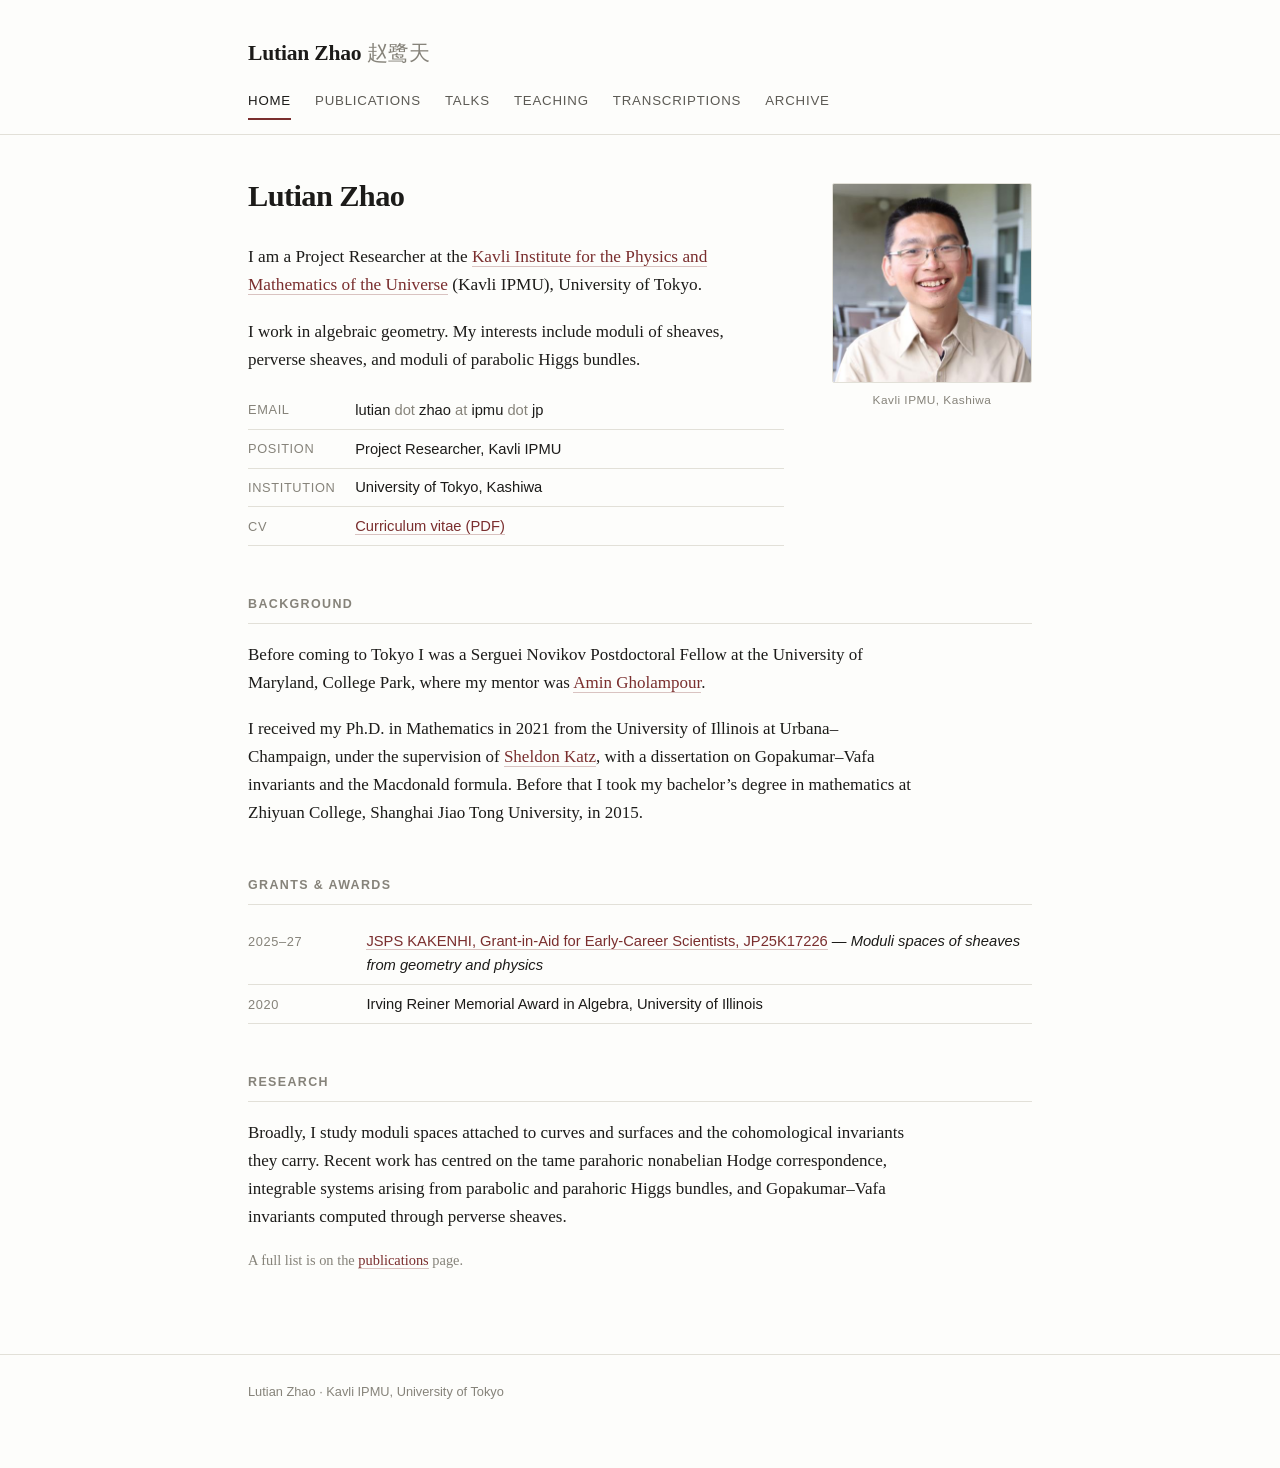
<file: index.html>
<!DOCTYPE html>
<html lang="en">
<head>
<meta charset="utf-8">
<meta name="viewport" content="width=device-width, initial-scale=1">
<title>Lutian Zhao</title>
<meta name="description" content="Lutian Zhao — Project Researcher at Kavli IPMU, University of Tokyo. Algebraic geometry: moduli of sheaves, perverse sheaves, moduli of parabolic Higgs bundles.">
<link rel="stylesheet" href="assets/style.css">
</head>
<body>

<header class="site-header">
  <div class="wrap">
    <p class="site-title"><a href="index.html">Lutian Zhao<span class="zh">赵鹭天</span></a></p>
    <nav class="site-nav">
      <a href="index.html" aria-current="page">Home</a>
      <a href="publications.html">Publications</a>
      <a href="talks.html">Talks</a>
      <a href="teaching.html">Teaching</a>
      <a href="transcriptions.html">Transcriptions</a>
      <a href="archive.html">Archive</a>
    </nav>
  </div>
</header>

<main>
  <div class="wrap">

    <div class="intro">
      <div class="intro-text">
        <h1>Lutian Zhao</h1>
        <p class="lede">
          I am a Project Researcher at the
          <a href="https://www.ipmu.jp/">Kavli Institute for the Physics and Mathematics of the Universe</a>
          (Kavli IPMU), University of Tokyo.
        </p>
        <p>
          I work in algebraic geometry. My interests include moduli of sheaves,
          perverse sheaves, and moduli of parabolic Higgs bundles.
        </p>

        <dl class="facts">
          <div>
            <dt>Email</dt>
            <dd><span class="sans">lutian <span class="muted">dot</span> zhao <span class="muted">at</span> ipmu <span class="muted">dot</span> jp</span></dd>
          </div>
          <div>
            <dt>Position</dt>
            <dd>Project Researcher, Kavli IPMU</dd>
          </div>
          <div>
            <dt>Institution</dt>
            <dd>University of Tokyo, Kashiwa</dd>
          </div>
          <div>
            <dt>CV</dt>
            <dd><a href="assets/cv.pdf">Curriculum vitae (PDF)</a></dd>
          </div>
          <!-- Optional: add an arXiv author page, ORCID or Google Scholar link.
          <div>
            <dt>arXiv</dt>
            <dd><a href="https://arxiv.org/a/YOUR_ID">arXiv author page</a></dd>
          </div>
          -->
        </dl>
      </div>

      <figure class="portrait-fig">
        <img src="assets/portrait.jpg"
             alt="Lutian Zhao"
             width="760" height="760" loading="eager">
        <figcaption>Kavli IPMU, Kashiwa</figcaption>
      </figure>
    </div>

    <h2>Background</h2>
    <p>
      Before coming to Tokyo I was a Serguei Novikov Postdoctoral Fellow at the
      University of Maryland, College Park, where my mentor was
      <a href="https://www.math.umd.edu/~amingh/">Amin Gholampour</a>.
    </p>
    <p>
      I received my Ph.D. in Mathematics in 2021 from the University of Illinois at
      Urbana&ndash;Champaign, under the supervision of
      <a href="https://katzs.web.illinois.edu/">Sheldon Katz</a>, with a dissertation on
      Gopakumar&ndash;Vafa invariants and the Macdonald formula. Before that I took my
      bachelor&rsquo;s degree in mathematics at Zhiyuan College,
      Shanghai Jiao Tong University, in 2015.
    </p>

    <h2>Grants &amp; awards</h2>
    <dl class="facts">
      <div>
        <dt>2025&ndash;27</dt>
        <dd><a href="https://kaken.nii.ac.jp/grant/KAKENHI-PROJECT-25K17226/">JSPS KAKENHI,
          Grant-in-Aid for Early-Career Scientists, JP25K17226</a>
          &mdash; <em>Moduli spaces of sheaves from geometry and physics</em></dd>
      </div>
      <div>
        <dt>2020</dt>
        <dd>Irving Reiner Memorial Award in Algebra, University of Illinois</dd>
      </div>
    </dl>

    <h2>Research</h2>
    <p>
      Broadly, I study moduli spaces attached to curves and surfaces and the
      cohomological invariants they carry. Recent work has centred on the tame
      parahoric nonabelian Hodge correspondence, integrable systems arising from
      parabolic and parahoric Higgs bundles, and Gopakumar&ndash;Vafa invariants
      computed through perverse sheaves.
    </p>
    <p class="small muted">
      A full list is on the <a href="publications.html">publications</a> page.
    </p>

  </div>
</main>

<footer class="site-footer">
  <div class="wrap">
    <p>Lutian Zhao &middot; Kavli IPMU, University of Tokyo</p>
  </div>
</footer>

</body>
</html>
</file>
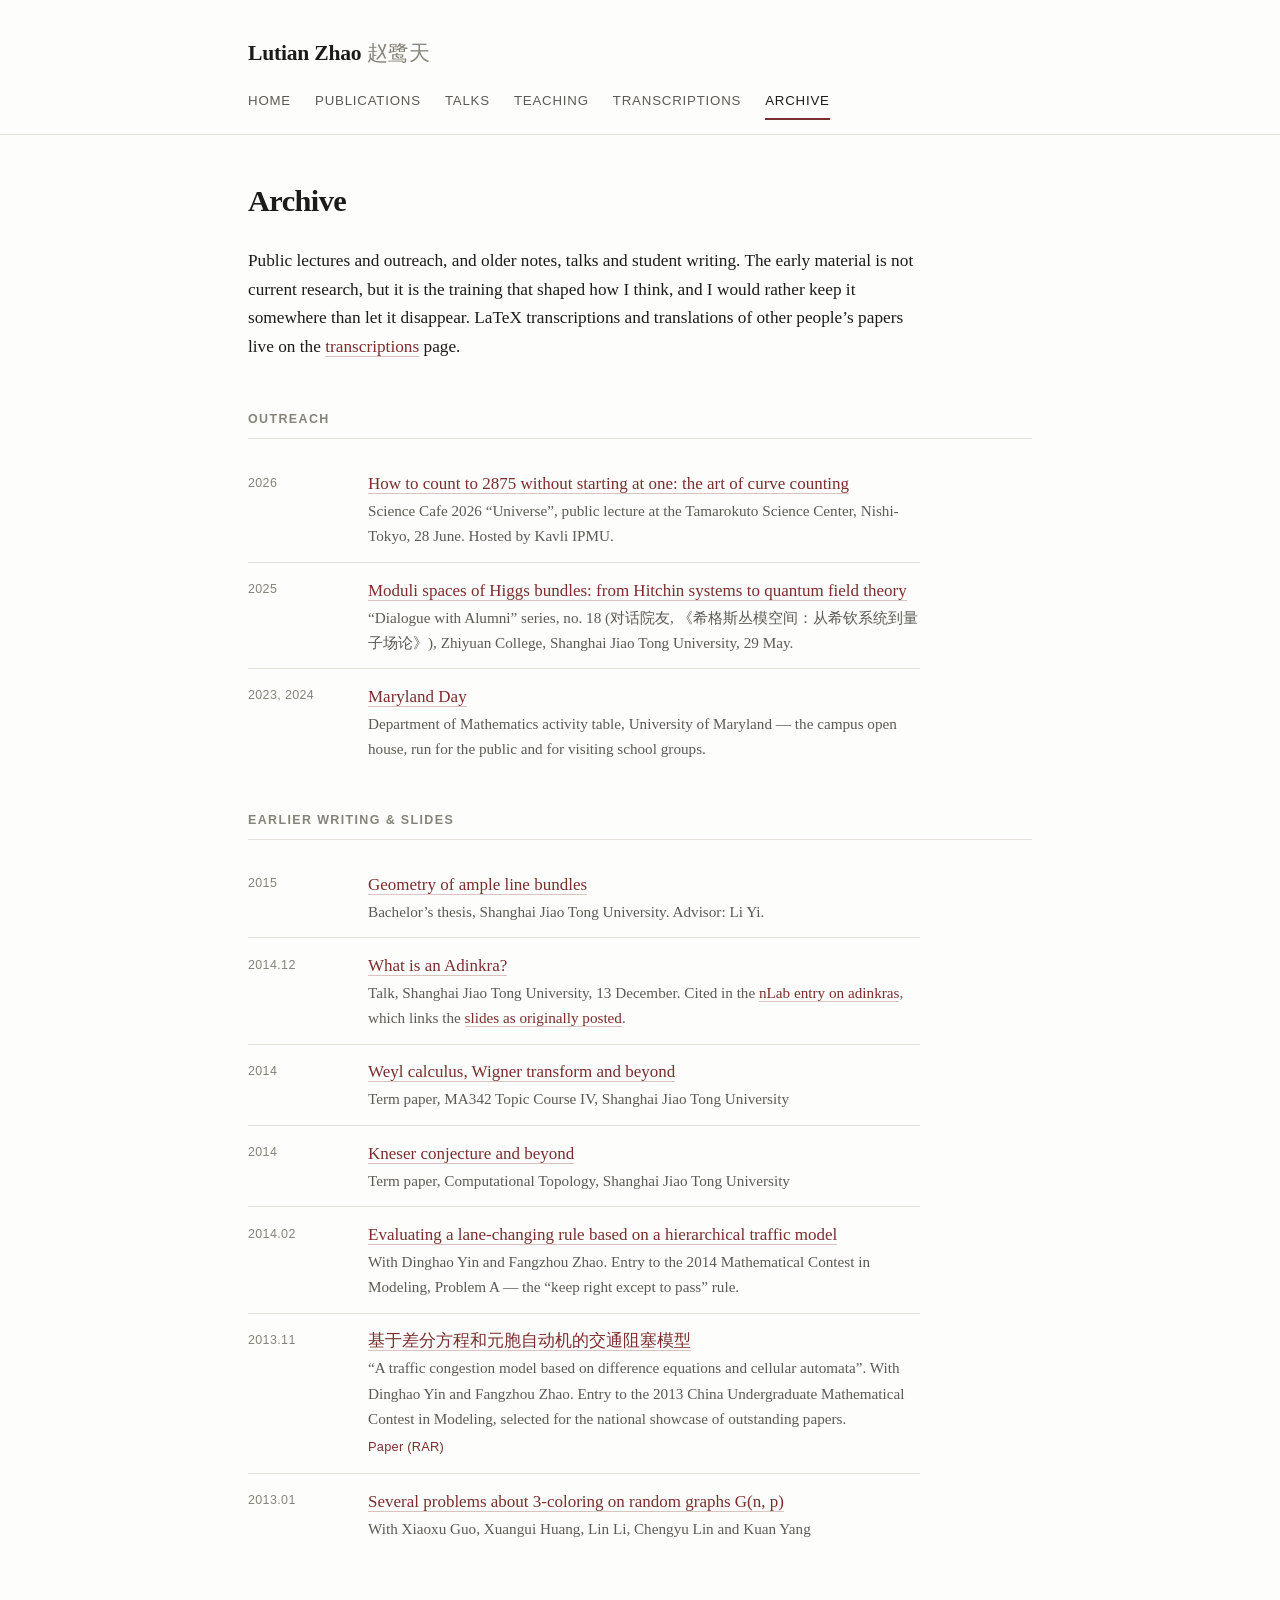
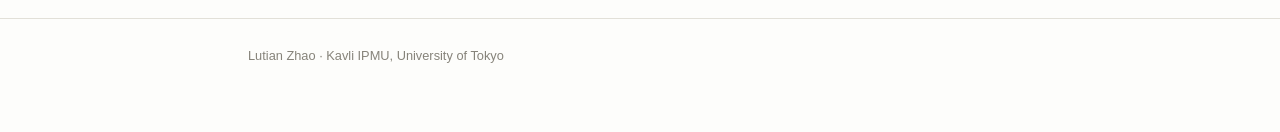
<file: archive.html>
<!DOCTYPE html>
<html lang="en">
<head>
<meta charset="utf-8">
<meta name="viewport" content="width=device-width, initial-scale=1">
<title>Archive — Lutian Zhao</title>
<meta name="description" content="Public lectures, outreach, and older writing and notes by Lutian Zhao.">
<link rel="stylesheet" href="assets/style.css">
</head>
<body>

<header class="site-header">
  <div class="wrap">
    <p class="site-title"><a href="index.html">Lutian Zhao<span class="zh">赵鹭天</span></a></p>
    <nav class="site-nav">
      <a href="index.html">Home</a>
      <a href="publications.html">Publications</a>
      <a href="talks.html">Talks</a>
      <a href="teaching.html">Teaching</a>
      <a href="transcriptions.html">Transcriptions</a>
      <a href="archive.html" aria-current="page">Archive</a>
    </nav>
  </div>
</header>

<main>
  <div class="wrap">

    <h1>Archive</h1>
    <p class="lede">
      Public lectures and outreach, and older notes, talks and student writing.
      The early material is not current research, but it is the training that
      shaped how I think, and I would rather keep it somewhere than let it
      disappear. LaTeX transcriptions and translations of other people&rsquo;s
      papers live on the <a href="transcriptions.html">transcriptions</a> page.
    </p>

    <h2>Outreach</h2>
    <ul class="timeline">
      <li>
        <span class="when">2026</span>
        <span class="what">
          <span class="title"><a href="https://www.ipmu.jp/en/20260628_scafe2026">How to count to 2875 without starting at one: the art of curve counting</a></span>
          <span class="where">Science Cafe 2026 &ldquo;Universe&rdquo;, public lecture at the
            Tamarokuto Science Center, Nishi-Tokyo, 28 June. Hosted by Kavli IPMU.</span>
        </span>
      </li>
      <li>
        <span class="when">2025</span>
        <span class="what">
          <span class="title"><a href="https://zhiyuan.sjtu.edu.cn/html/zhiyuan/news_view.php?id=4218">Moduli spaces of Higgs bundles: from Hitchin systems to quantum field theory</a></span>
          <span class="where">&ldquo;Dialogue with Alumni&rdquo; series, no.&nbsp;18
            (对话院友, 《希格斯丛模空间：从希钦系统到量子场论》),
            Zhiyuan College, Shanghai Jiao Tong University, 29 May.</span>
        </span>
      </li>
      <li>
        <span class="when">2023, 2024</span>
        <span class="what">
          <span class="title"><a href="https://marylandday.umd.edu/">Maryland Day</a></span>
          <span class="where">Department of Mathematics activity table,
            University of Maryland &mdash; the campus open house, run for the public
            and for visiting school groups.</span>
        </span>
      </li>
    </ul>

    <h2>Earlier writing &amp; slides</h2>
    <ul class="timeline">
      <li>
        <span class="when">2015</span>
        <span class="what">
          <span class="title"><a href="assets/archive/ample-line-bundle.pdf">Geometry of ample line bundles</a></span>
          <span class="where">Bachelor&rsquo;s thesis, Shanghai Jiao Tong University.
            Advisor: Li Yi.</span>
        </span>
      </li>
      <li>
        <span class="when">2014.12</span>
        <span class="what">
          <span class="title"><a href="assets/archive/what-is-an-adinkra.pdf">What is an Adinkra?</a></span>
          <span class="where">Talk, Shanghai Jiao Tong University, 13 December. Cited in the
            <a href="https://ncatlab.org/nlab/show/adinkra">nLab entry on adinkras</a>, which
            links the <a href="http://math.sjtu.edu.cn/conference/Bannai/2014/data/20141213B/slides.pdf">slides as originally posted</a>.</span>
        </span>
      </li>
      <li>
        <span class="when">2014</span>
        <span class="what">
          <span class="title"><a href="assets/archive/weyl-calculus.pdf">Weyl calculus, Wigner transform and beyond</a></span>
          <span class="where">Term paper, MA342 Topic Course IV,
            Shanghai Jiao Tong University</span>
        </span>
      </li>
      <li>
        <span class="when">2014</span>
        <span class="what">
          <span class="title"><a href="assets/archive/kneser-conjecture.pdf">Kneser conjecture and beyond</a></span>
          <span class="where">Term paper, Computational Topology,
            Shanghai Jiao Tong University</span>
        </span>
      </li>
      <li>
        <span class="when">2014.02</span>
        <span class="what">
          <span class="title"><a href="assets/archive/lane-changing.pdf">Evaluating a lane-changing rule based on a hierarchical traffic model</a></span>
          <span class="where">With Dinghao Yin and Fangzhou Zhao. Entry to the 2014
            Mathematical Contest in Modeling, Problem A &mdash; the
            &ldquo;keep right except to pass&rdquo; rule.</span>
        </span>
      </li>
      <li>
        <span class="when">2013.11</span>
        <span class="what">
          <span class="title"><a href="https://dxs.moe.gov.cn/zx/a/qkt_sxjm/131112/1249176.shtml">基于差分方程和元胞自动机的交通阻塞模型</a></span>
          <span class="where">&ldquo;A traffic congestion model based on difference equations and
            cellular automata&rdquo;. With Dinghao Yin and Fangzhou Zhao. Entry to the 2013
            China Undergraduate Mathematical Contest in Modeling, selected for the
            national showcase of outstanding papers.</span>
          <span class="filelinks">
            <a href="https://dxs.moe.gov.cn/zx/2013/1112/1384237405406.rar">Paper (RAR)</a>
          </span>
        </span>
      </li>
      <li>
        <span class="when">2013.01</span>
        <span class="what">
          <span class="title"><a href="assets/archive/three-coloring.pdf">Several problems about 3-coloring on random graphs G(n,&nbsp;p)</a></span>
          <span class="where">With Xiaoxu Guo, Xuangui Huang, Lin Li, Chengyu Lin and Kuan Yang</span>
        </span>
      </li>
    </ul>

  </div>
</main>

<footer class="site-footer">
  <div class="wrap">
    <p>Lutian Zhao &middot; Kavli IPMU, University of Tokyo</p>
  </div>
</footer>

</body>
</html>
</file>
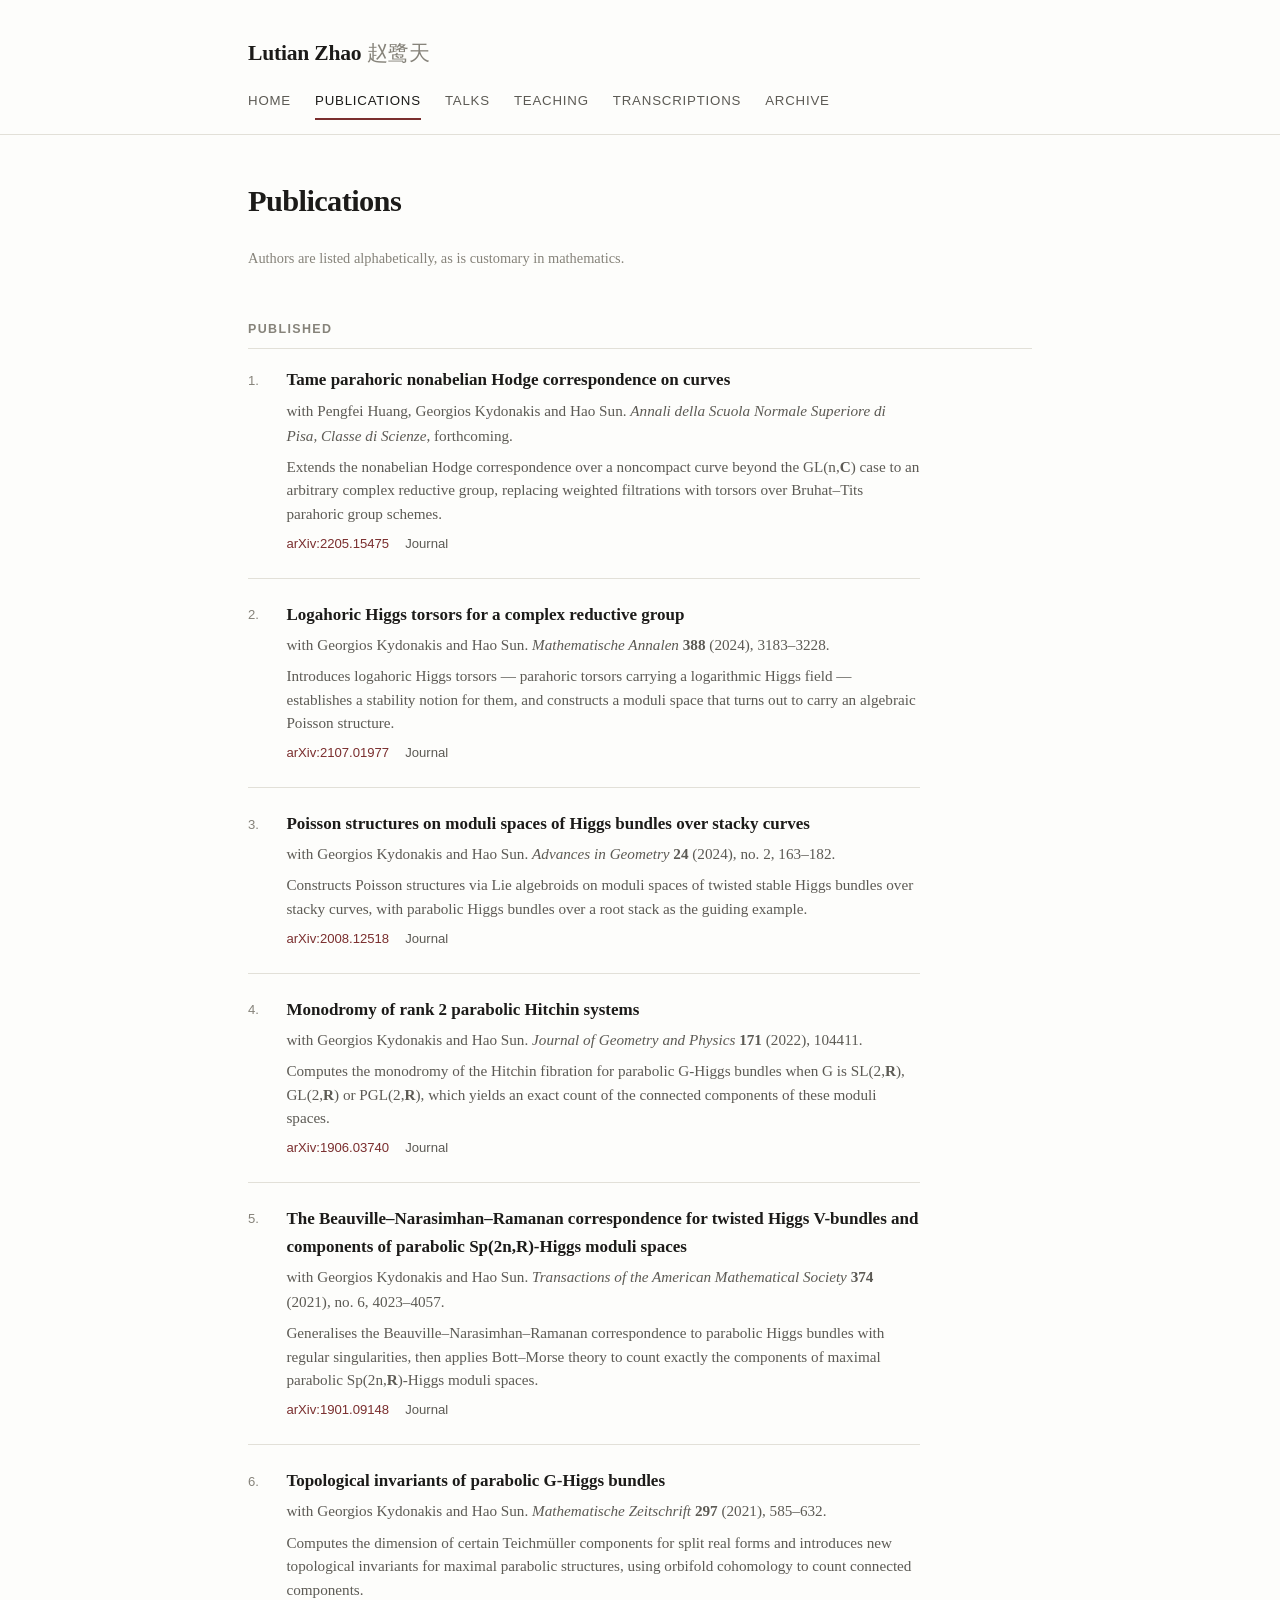
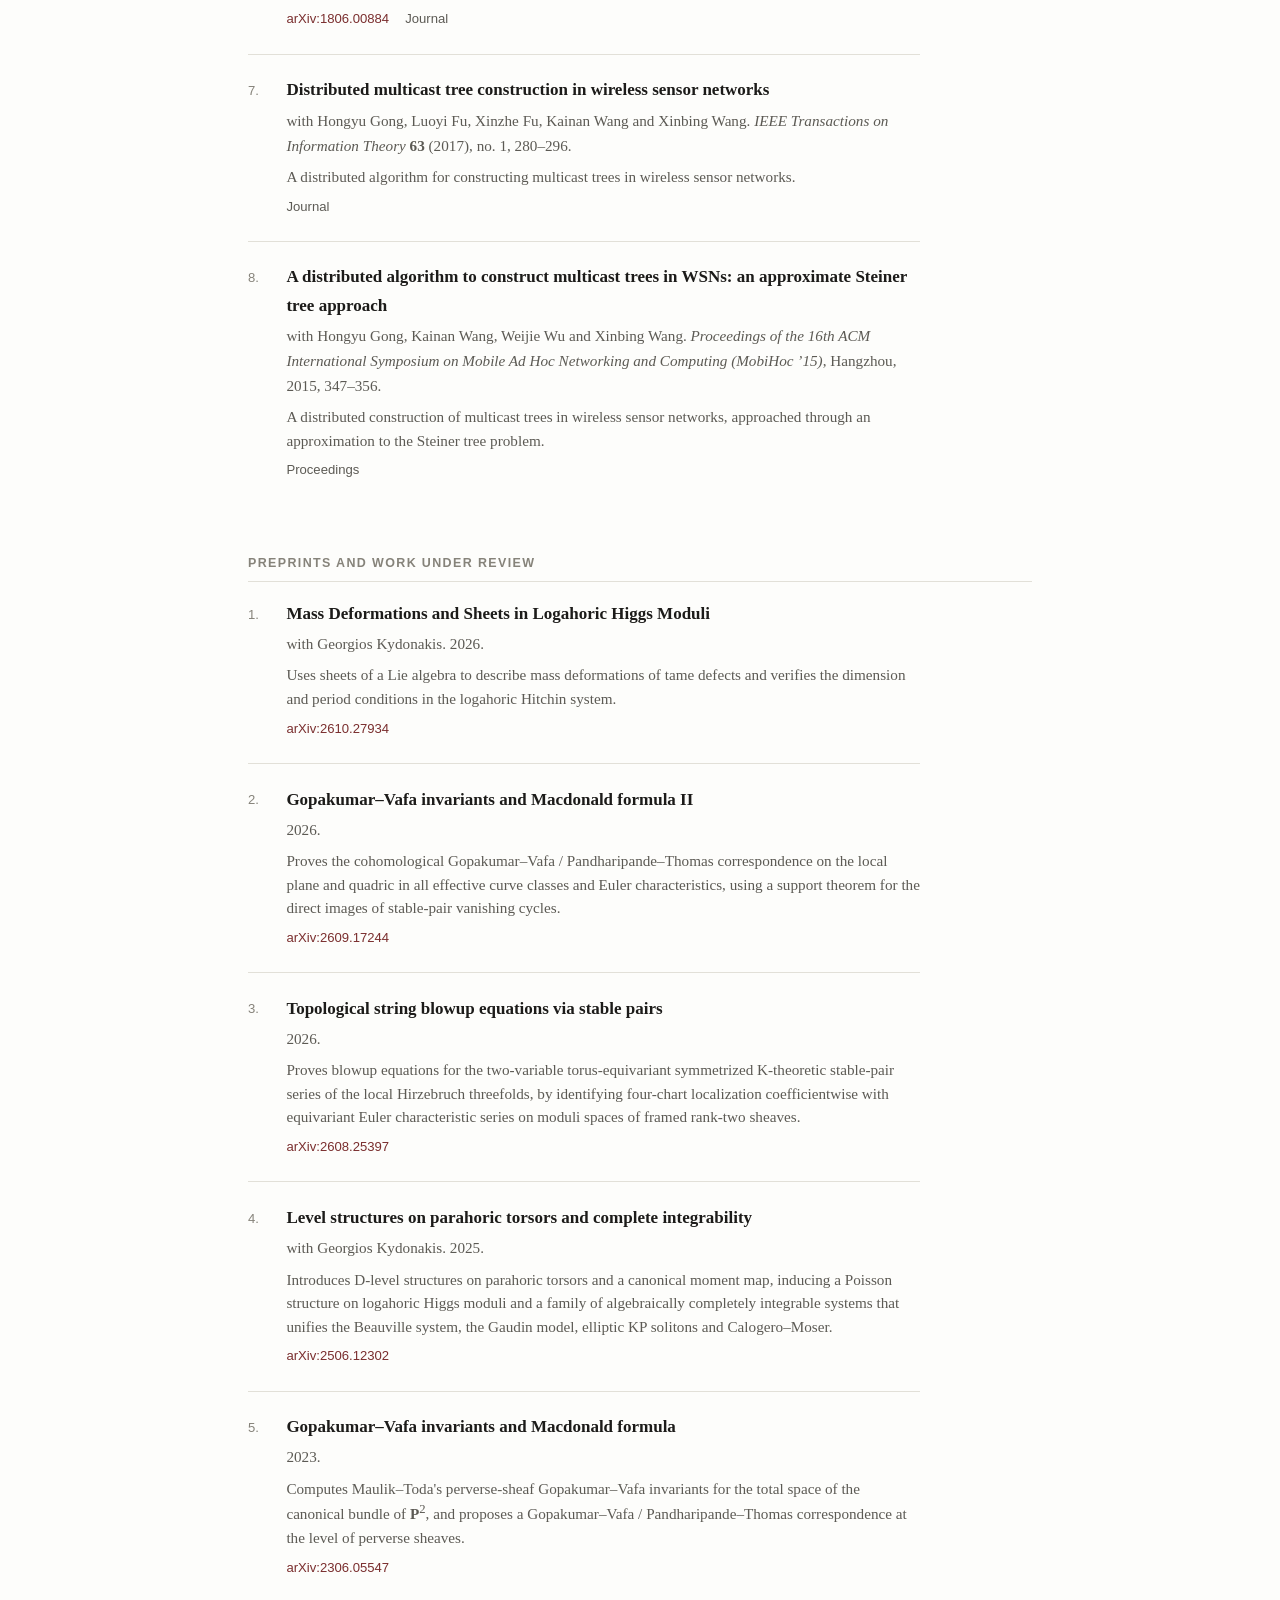
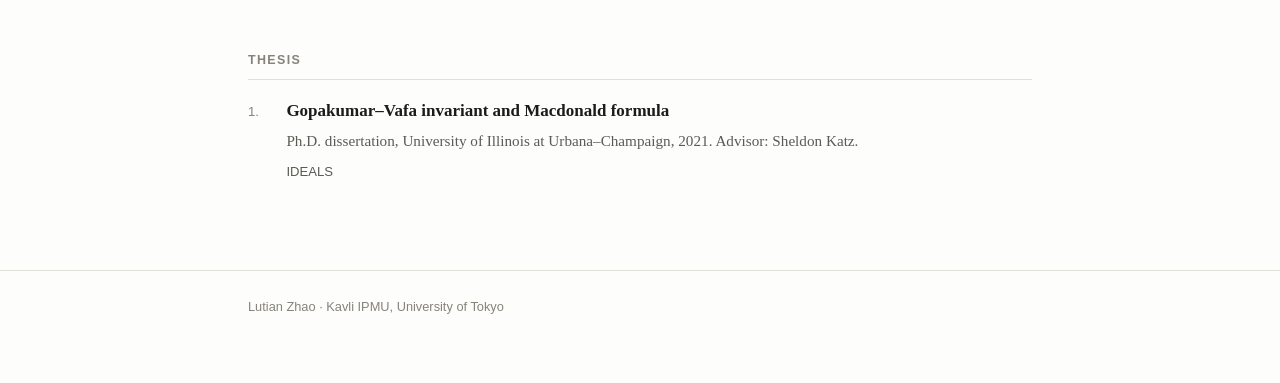
<file: publications.html>
<!DOCTYPE html>
<html lang="en">
<head>
<meta charset="utf-8">
<meta name="viewport" content="width=device-width, initial-scale=1">
<title>Publications — Lutian Zhao</title>
<meta name="description" content="Publications and preprints of Lutian Zhao.">
<link rel="stylesheet" href="assets/style.css">
</head>
<body>

<header class="site-header">
  <div class="wrap">
    <p class="site-title"><a href="index.html">Lutian Zhao<span class="zh">赵鹭天</span></a></p>
    <nav class="site-nav">
      <a href="index.html">Home</a>
      <a href="publications.html" aria-current="page">Publications</a>
      <a href="talks.html">Talks</a>
      <a href="teaching.html">Teaching</a>
      <a href="transcriptions.html">Transcriptions</a>
      <a href="archive.html">Archive</a>
    </nav>
  </div>
</header>

<main>
  <div class="wrap">

    <h1>Publications</h1>
    <p class="muted small">
      Authors are listed alphabetically, as is customary in mathematics.
    </p>

    <h2>Published</h2>
    <ol class="pubs">
      <li>
        <span class="pub-title">Tame parahoric nonabelian Hodge correspondence on curves</span>
        <span class="pub-meta">with Pengfei Huang, Georgios Kydonakis and Hao Sun.
          <em>Annali della Scuola Normale Superiore di Pisa, Classe di Scienze</em>,
          forthcoming.</span>
        <span class="pub-desc">Extends the nonabelian Hodge correspondence over a noncompact curve beyond the GL(n,<strong>C</strong>) case to an arbitrary complex reductive group, replacing weighted filtrations with torsors over Bruhat&ndash;Tits parahoric group schemes.</span>
        <span class="pub-links">
          <a href="https://arxiv.org/abs/2205.15475">arXiv:2205.15475</a>
          <!-- Once the article is assigned an issue, the durable link is
               https://doi.org/10.2422/2036-2145.202405_008 -->
          <a href="https://journals.sns.it/index.php/annaliscienze/issue/view/forthcoming_articles">Journal</a>
        </span>
      </li>
      <li>
        <span class="pub-title">Logahoric Higgs torsors for a complex reductive group</span>
        <span class="pub-meta">with Georgios Kydonakis and Hao Sun.
          <em>Mathematische Annalen</em> <strong>388</strong> (2024), 3183&ndash;3228.</span>
        <span class="pub-desc">Introduces logahoric Higgs torsors &mdash; parahoric torsors carrying a logarithmic Higgs field &mdash; establishes a stability notion for them, and constructs a moduli space that turns out to carry an algebraic Poisson structure.</span>
        <span class="pub-links">
          <a href="https://arxiv.org/abs/2107.01977">arXiv:2107.01977</a>
          <a href="https://doi.org/10.1007/s00208-023-02605-x">Journal</a>
        </span>
      </li>
      <li>
        <span class="pub-title">Poisson structures on moduli spaces of Higgs bundles over stacky curves</span>
        <span class="pub-meta">with Georgios Kydonakis and Hao Sun.
          <em>Advances in Geometry</em> <strong>24</strong> (2024), no. 2, 163&ndash;182.</span>
        <span class="pub-desc">Constructs Poisson structures via Lie algebroids on moduli spaces of twisted stable Higgs bundles over stacky curves, with parabolic Higgs bundles over a root stack as the guiding example.</span>
        <span class="pub-links">
          <a href="https://arxiv.org/abs/2008.12518">arXiv:2008.12518</a>
          <a href="https://doi.org/10.1515/advgeom-2024-0004">Journal</a>
        </span>
      </li>
      <li>
        <span class="pub-title">Monodromy of rank 2 parabolic Hitchin systems</span>
        <span class="pub-meta">with Georgios Kydonakis and Hao Sun.
          <em>Journal of Geometry and Physics</em> <strong>171</strong> (2022), 104411.</span>
        <span class="pub-desc">Computes the monodromy of the Hitchin fibration for parabolic G-Higgs bundles when G is SL(2,<strong>R</strong>), GL(2,<strong>R</strong>) or PGL(2,<strong>R</strong>), which yields an exact count of the connected components of these moduli spaces.</span>
        <span class="pub-links">
          <a href="https://arxiv.org/abs/1906.03740">arXiv:1906.03740</a>
          <a href="https://doi.org/10.1016/j.geomphys.2021.104411">Journal</a>
        </span>
      </li>
      <li>
        <span class="pub-title">The Beauville&ndash;Narasimhan&ndash;Ramanan correspondence for twisted Higgs
          V-bundles and components of parabolic Sp(2n,<strong>R</strong>)-Higgs moduli spaces</span>
        <span class="pub-meta">with Georgios Kydonakis and Hao Sun.
          <em>Transactions of the American Mathematical Society</em>
          <strong>374</strong> (2021), no. 6, 4023&ndash;4057.</span>
        <span class="pub-desc">Generalises the Beauville&ndash;Narasimhan&ndash;Ramanan correspondence to parabolic Higgs bundles with regular singularities, then applies Bott&ndash;Morse theory to count exactly the components of maximal parabolic Sp(2n,<strong>R</strong>)-Higgs moduli spaces.</span>
        <span class="pub-links">
          <a href="https://arxiv.org/abs/1901.09148">arXiv:1901.09148</a>
          <a href="https://doi.org/10.1090/tran/8284">Journal</a>
        </span>
      </li>
      <li>
        <span class="pub-title">Topological invariants of parabolic G-Higgs bundles</span>
        <span class="pub-meta">with Georgios Kydonakis and Hao Sun.
          <em>Mathematische Zeitschrift</em> <strong>297</strong> (2021), 585&ndash;632.</span>
        <span class="pub-desc">Computes the dimension of certain Teichm&uuml;ller components for split real forms and introduces new topological invariants for maximal parabolic structures, using orbifold cohomology to count connected components.</span>
        <span class="pub-links">
          <a href="https://arxiv.org/abs/1806.00884">arXiv:1806.00884</a>
          <a href="https://doi.org/10.1007/s00209-020-02526-4">Journal</a>
        </span>
      </li>
      <li>
        <span class="pub-title">Distributed multicast tree construction in wireless sensor networks</span>
        <span class="pub-meta">with Hongyu Gong, Luoyi Fu, Xinzhe Fu, Kainan Wang and Xinbing Wang.
          <em>IEEE Transactions on Information Theory</em>
          <strong>63</strong> (2017), no. 1, 280&ndash;296.</span>
        <span class="pub-desc">A distributed algorithm for constructing multicast trees in wireless sensor networks.</span>
        <span class="pub-links">
          <a href="https://doi.org/10.1109/TIT.2016.2623317">Journal</a>
        </span>
      </li>
      <li>
        <span class="pub-title">A distributed algorithm to construct multicast trees in WSNs: an approximate Steiner tree approach</span>
        <span class="pub-meta">with Hongyu Gong, Kainan Wang, Weijie Wu and Xinbing Wang.
          <em>Proceedings of the 16th ACM International Symposium on Mobile Ad Hoc Networking
          and Computing (MobiHoc &rsquo;15)</em>, Hangzhou, 2015, 347&ndash;356.</span>
        <span class="pub-desc">A distributed construction of multicast trees in wireless sensor
          networks, approached through an approximation to the Steiner tree problem.</span>
        <span class="pub-links">
          <a href="https://doi.org/10.1145/2746285.2746296">Proceedings</a>
        </span>
      </li>
    </ol>

    <h2>Preprints and work under review</h2>
    <ol class="pubs">
      <li>
        <span class="pub-title">Mass Deformations and Sheets in Logahoric Higgs Moduli</span>
        <span class="pub-meta">with Georgios Kydonakis. 2026.</span>
        <span class="pub-desc">Uses sheets of a Lie algebra to describe mass deformations of
          tame defects and verifies the dimension and period conditions in the logahoric Hitchin system.</span>
        <span class="pub-links"><a href="https://arxiv.org/abs/2610.27934">arXiv:2610.27934</a></span>
      </li>
      <li>
        <span class="pub-title">Gopakumar&ndash;Vafa invariants and Macdonald formula II</span>
        <span class="pub-meta">2026.</span>
        <span class="pub-desc">Proves the cohomological Gopakumar&ndash;Vafa /
          Pandharipande&ndash;Thomas correspondence on the local plane and quadric in all
          effective curve classes and Euler characteristics, using a support theorem for
          the direct images of stable-pair vanishing cycles.</span>
        <span class="pub-links"><a href="https://arxiv.org/abs/2609.17244">arXiv:2609.17244</a></span>
      </li>
      <li>
        <span class="pub-title">Topological string blowup equations via stable pairs</span>
        <span class="pub-meta">2026.</span>
        <span class="pub-desc">Proves blowup equations for the two-variable torus-equivariant
          symmetrized K-theoretic stable-pair series of the local Hirzebruch threefolds,
          by identifying four-chart localization coefficientwise with equivariant Euler
          characteristic series on moduli spaces of framed rank-two sheaves.</span>
        <span class="pub-links"><a href="https://arxiv.org/abs/2608.25397">arXiv:2608.25397</a></span>
      </li>
      <li>
        <span class="pub-title">Level structures on parahoric torsors and complete integrability</span>
        <span class="pub-meta">with Georgios Kydonakis. 2025.</span>
        <span class="pub-desc">Introduces D-level structures on parahoric torsors and a canonical moment map, inducing a Poisson structure on logahoric Higgs moduli and a family of algebraically completely integrable systems that unifies the Beauville system, the Gaudin model, elliptic KP solitons and Calogero&ndash;Moser.</span>
        <span class="pub-links"><a href="https://arxiv.org/abs/2506.12302">arXiv:2506.12302</a></span>
      </li>
      <li>
        <span class="pub-title">Gopakumar&ndash;Vafa invariants and Macdonald formula</span>
        <span class="pub-meta">2023.</span>
        <span class="pub-desc">Computes Maulik&ndash;Toda's perverse-sheaf Gopakumar&ndash;Vafa invariants for the total space of the canonical bundle of <strong>P</strong><sup>2</sup>, and proposes a Gopakumar&ndash;Vafa / Pandharipande&ndash;Thomas correspondence at the level of perverse sheaves.</span>
        <span class="pub-links"><a href="https://arxiv.org/abs/2306.05547">arXiv:2306.05547</a></span>
      </li>
    </ol>

    <h2>Thesis</h2>
    <ol class="pubs">
      <li>
        <!-- The deposited title reads "invariant" (singular); the arXiv paper of the same
             name uses the plural. This entry follows the repository record. -->
        <span class="pub-title">Gopakumar&ndash;Vafa invariant and Macdonald formula</span>
        <span class="pub-meta">Ph.D. dissertation, University of Illinois at Urbana&ndash;Champaign, 2021.
          Advisor: Sheldon Katz.</span>
        <span class="pub-links">
          <a href="https://www.ideals.illinois.edu/items/120941">IDEALS</a>
        </span>
      </li>
    </ol>

  </div>
</main>

<footer class="site-footer">
  <div class="wrap">
    <p>Lutian Zhao &middot; Kavli IPMU, University of Tokyo</p>
  </div>
</footer>

</body>
</html>
</file>
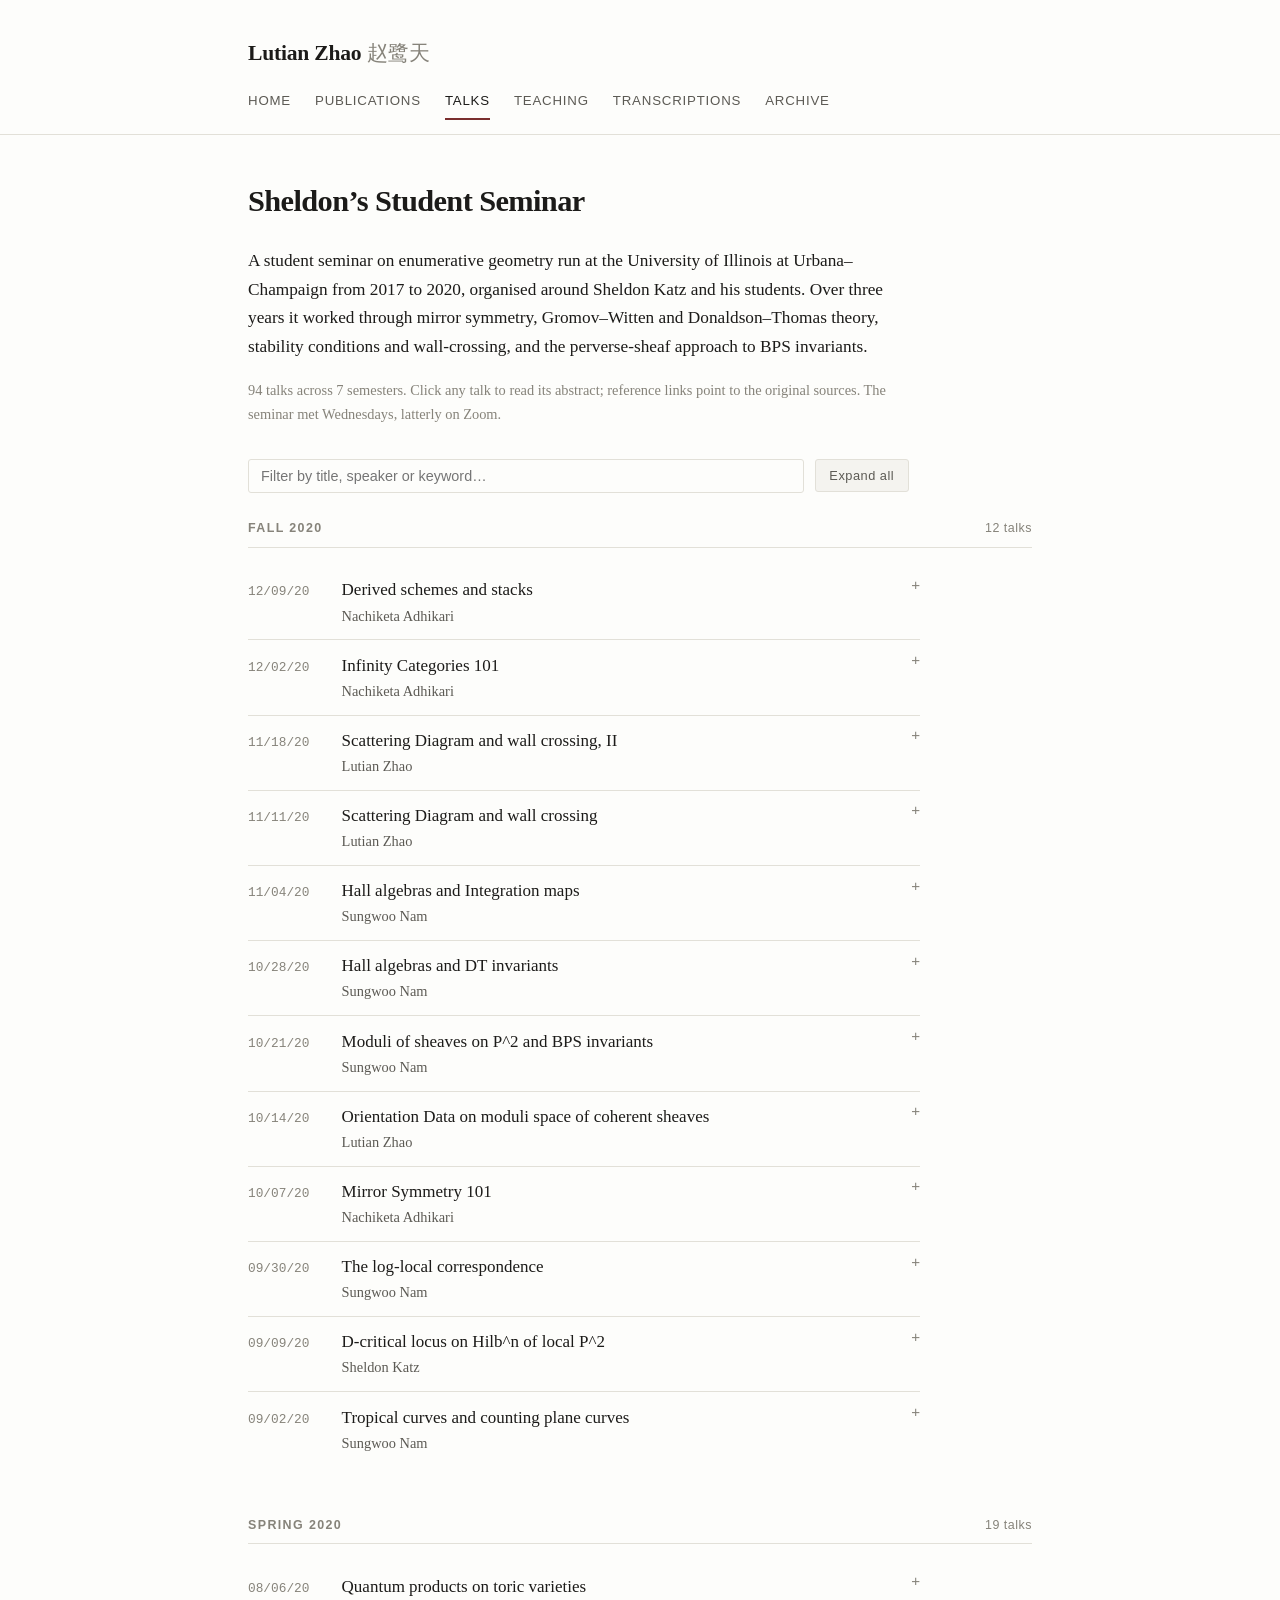
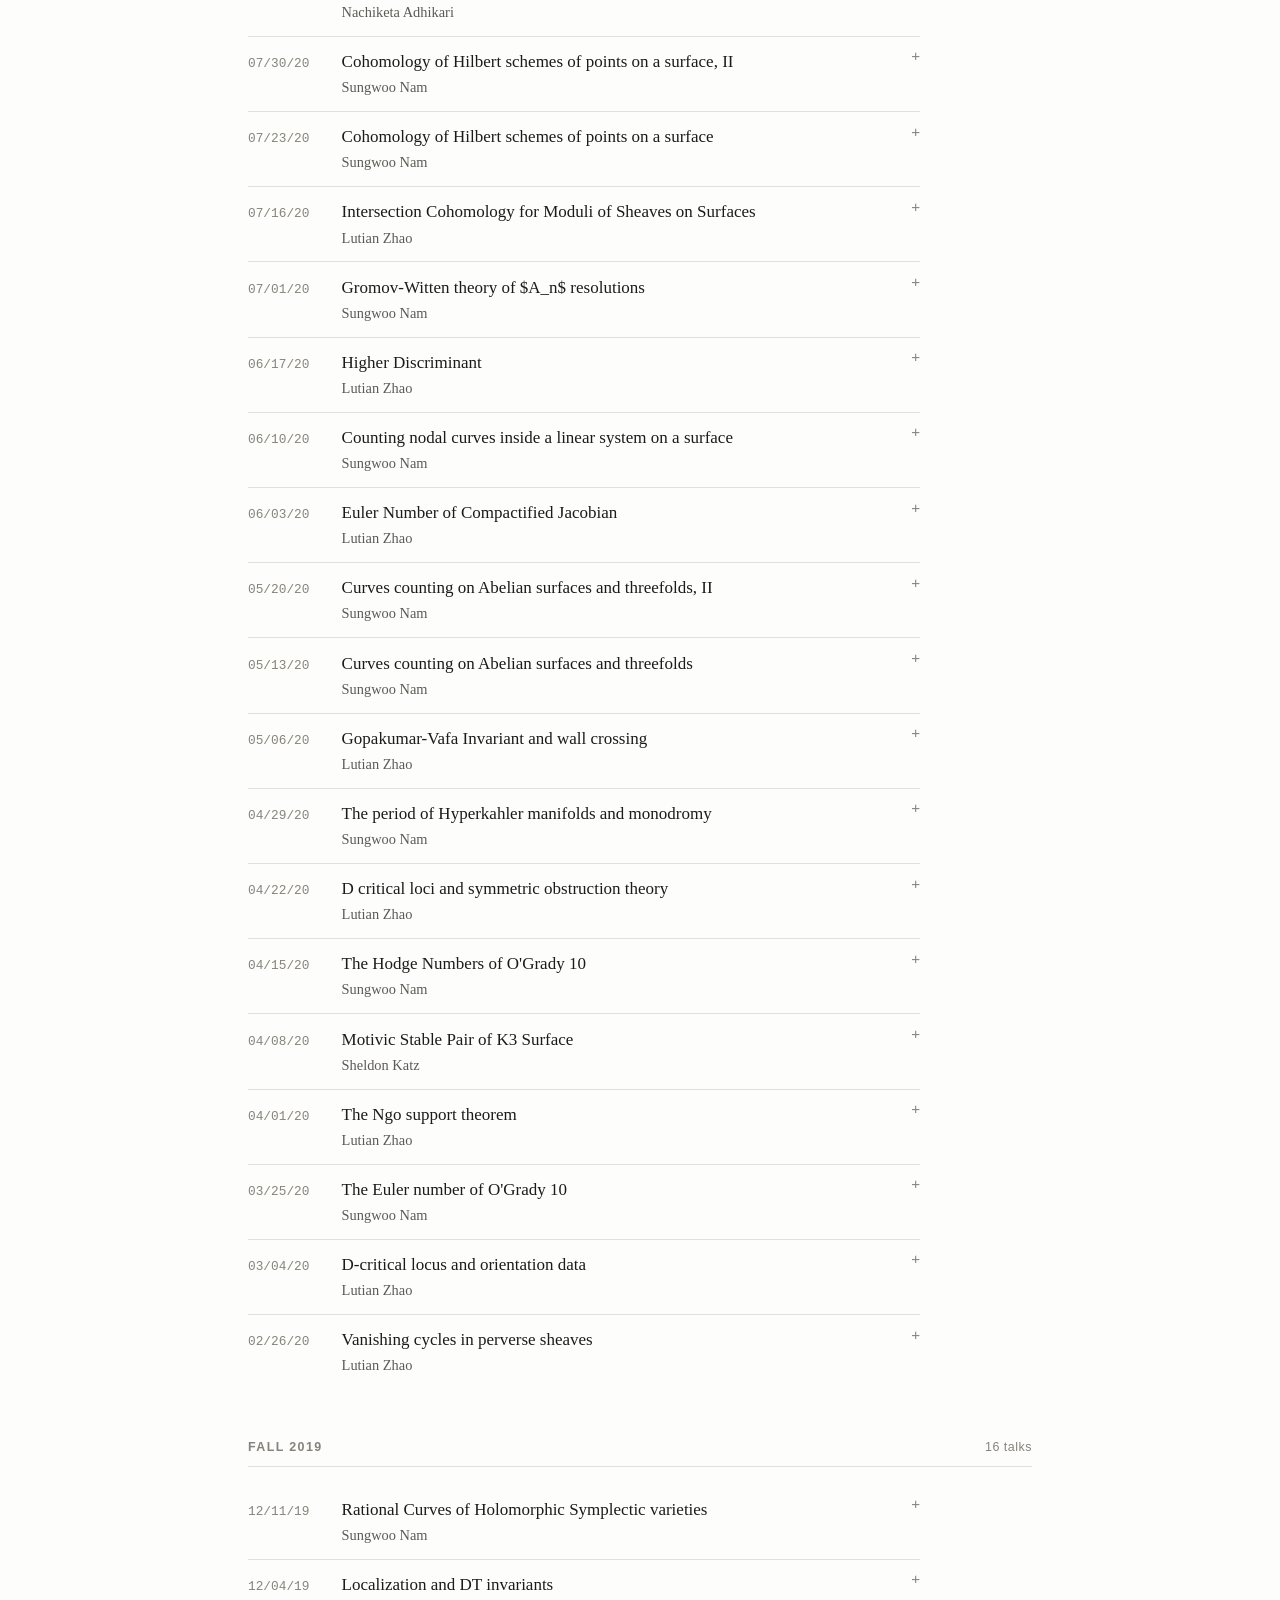
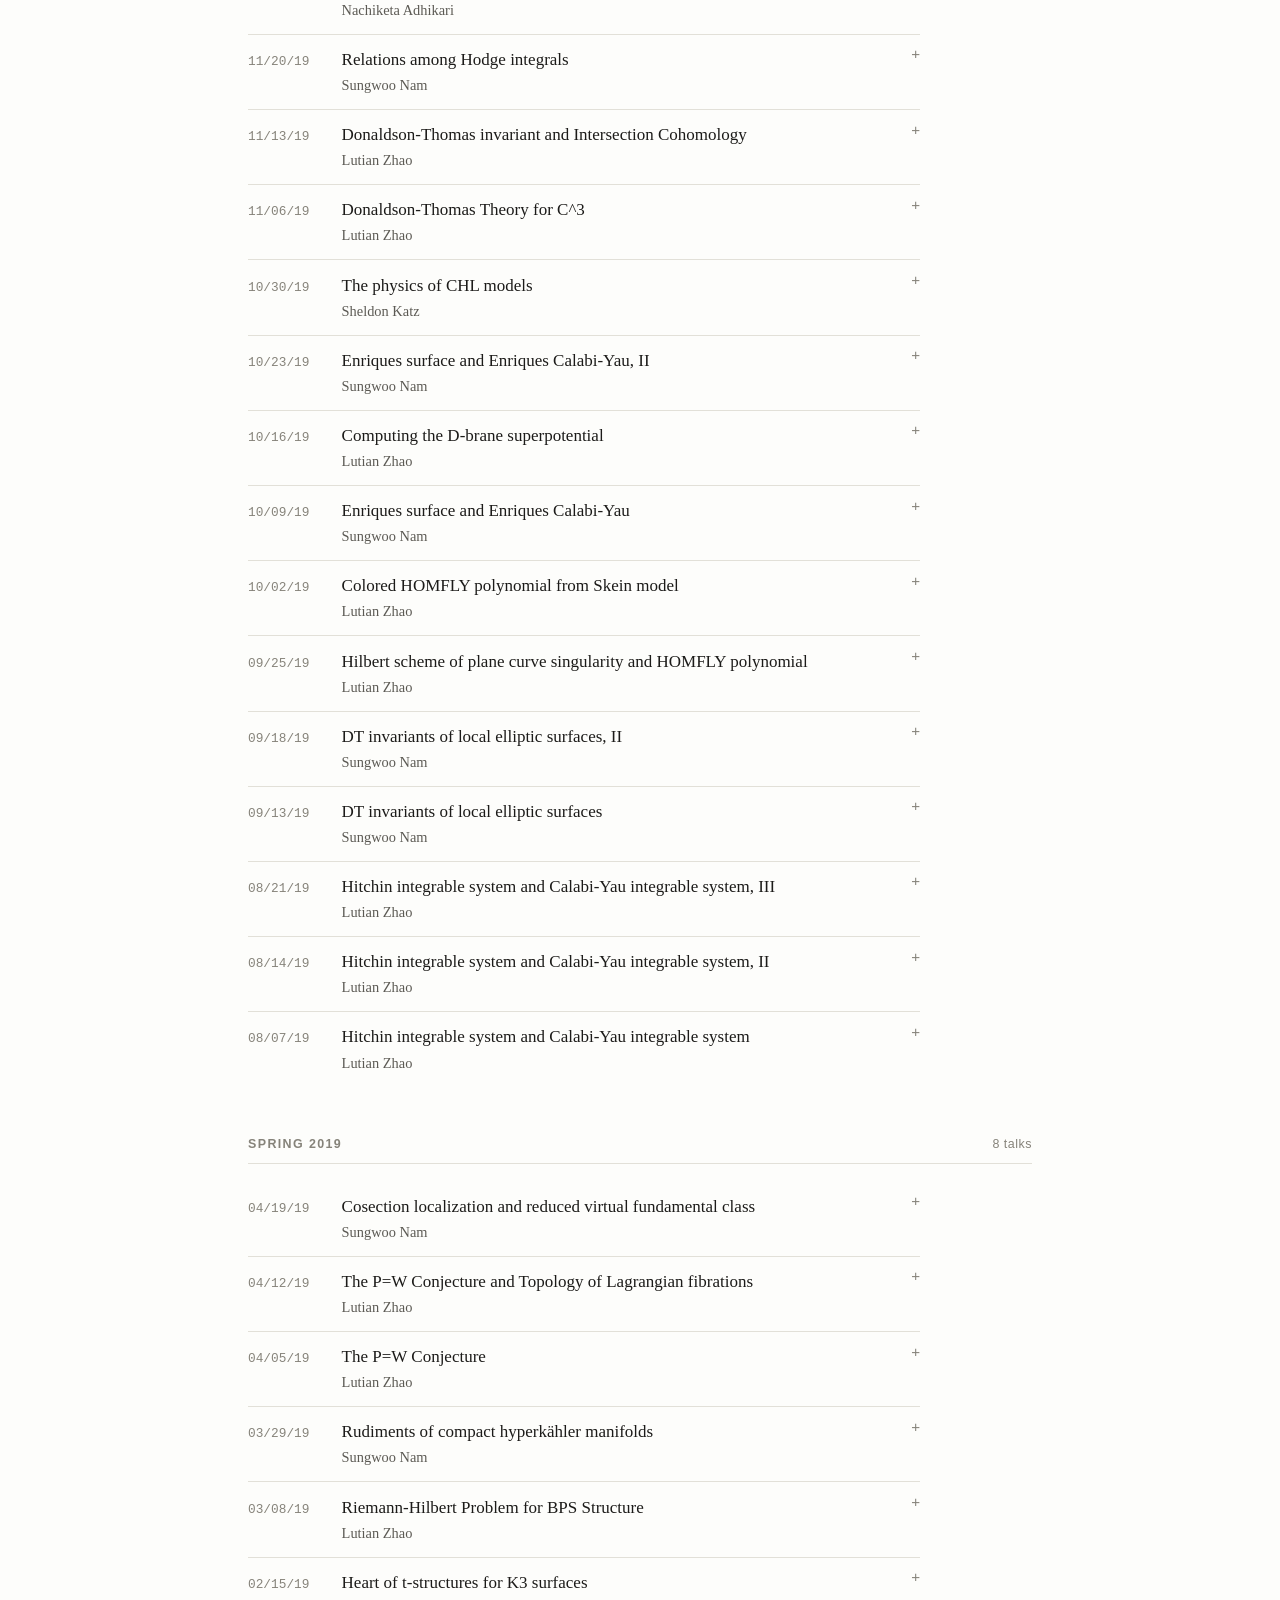
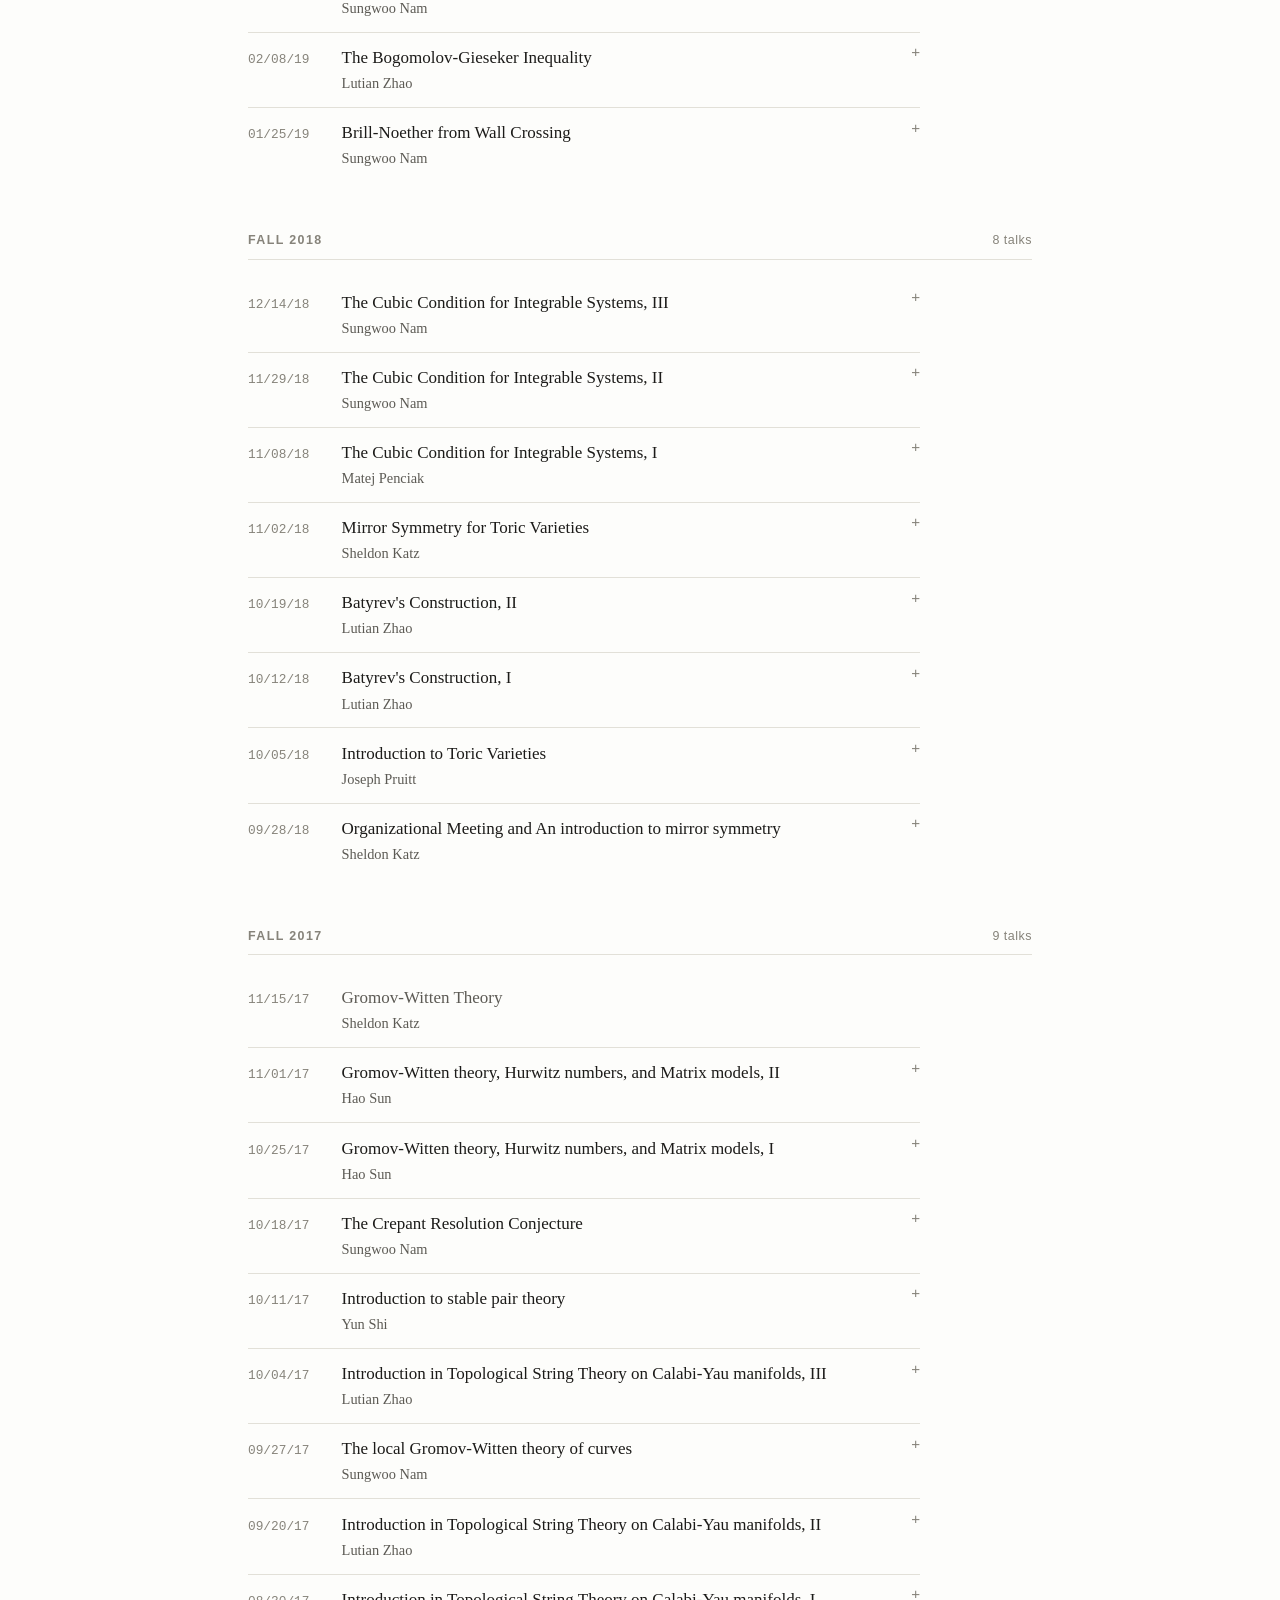
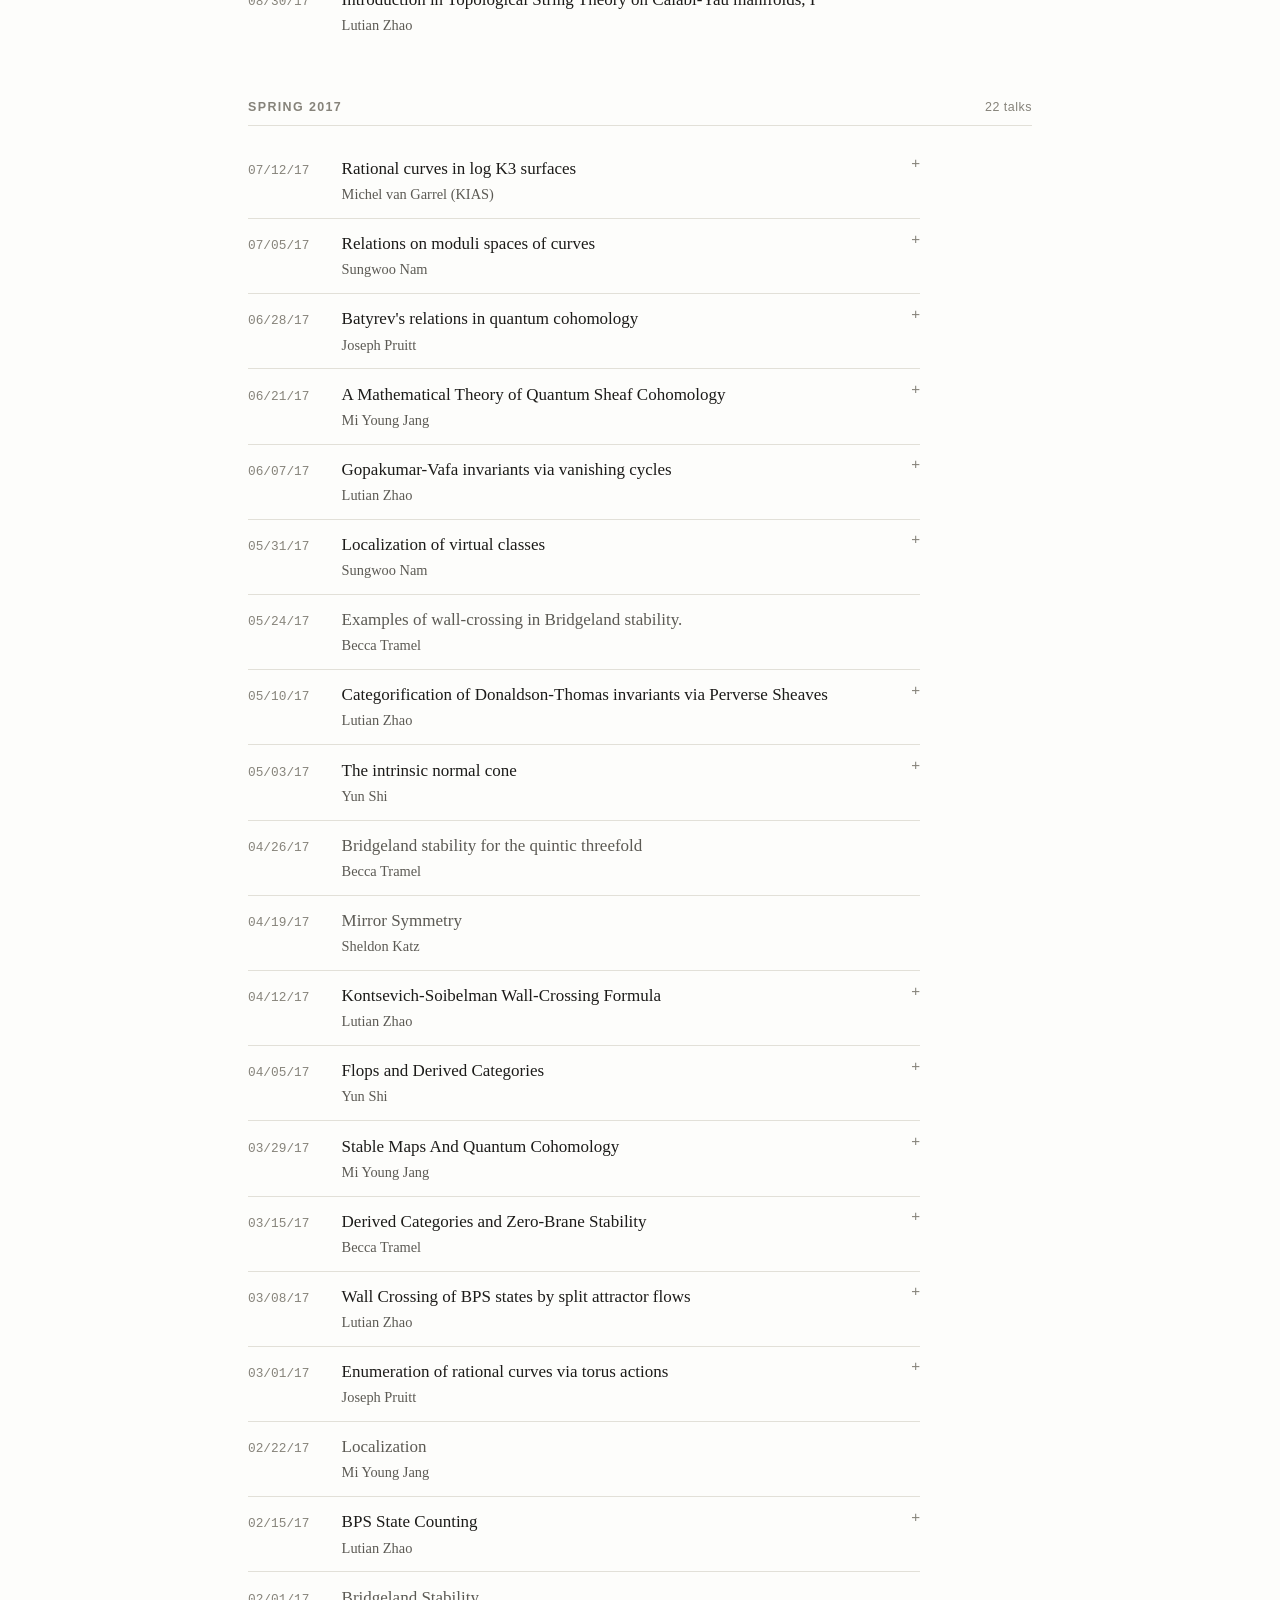
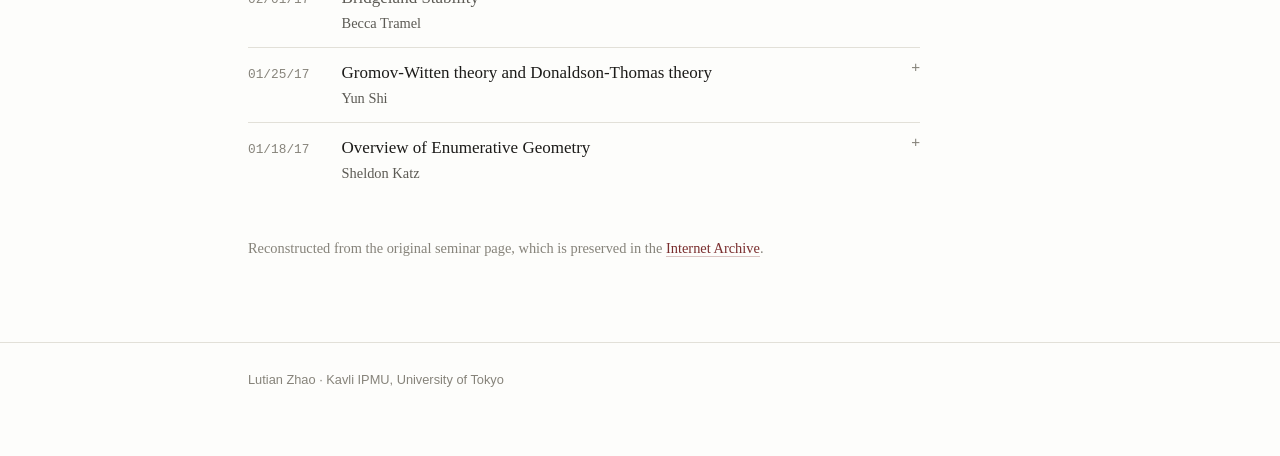
<file: seminar.html>
<!DOCTYPE html>
<html lang="en">
<head>
<meta charset="utf-8">
<meta name="viewport" content="width=device-width, initial-scale=1">
<title>Sheldon&rsquo;s Student Seminar &mdash; Lutian Zhao</title>
<meta name="description" content="Archive of Sheldon's Student Seminar, University of Illinois at Urbana-Champaign, 2017-2020: 94 talks on enumerative geometry, mirror symmetry, Donaldson-Thomas theory and stability conditions.">
<link rel="stylesheet" href="assets/style.css">
</head>
<body>

<header class="site-header">
  <div class="wrap">
    <p class="site-title"><a href="index.html">Lutian Zhao<span class="zh">赵鹭天</span></a></p>
    <nav class="site-nav">
      <a href="index.html">Home</a>
      <a href="publications.html">Publications</a>
      <a href="talks.html" aria-current="page">Talks</a>
      <a href="teaching.html">Teaching</a>
      <a href="transcriptions.html">Transcriptions</a>
      <a href="archive.html">Archive</a>
    </nav>
  </div>
</header>

<main>
  <div class="wrap">

    <h1>Sheldon&rsquo;s Student Seminar</h1>
    <p class="lede">
      A student seminar on enumerative geometry run at the University of Illinois
      at Urbana&ndash;Champaign from 2017 to 2020, organised around Sheldon Katz
      and his students. Over three years it worked through mirror symmetry,
      Gromov&ndash;Witten and Donaldson&ndash;Thomas theory, stability conditions
      and wall-crossing, and the perverse-sheaf approach to BPS invariants.
    </p>
    <p class="small muted">
      94 talks across 7 semesters. Click any talk to read its abstract;
      reference links point to the original sources.
      The seminar met Wednesdays, latterly on Zoom.
    </p>

    <div class="seminar-tools">
      <input type="search" id="seminar-filter" placeholder="Filter by title, speaker or keyword…"
             aria-label="Filter talks" autocomplete="off">
      <button type="button" id="expand-all" class="btn">Expand all</button>
      <span id="filter-count" class="filter-count" role="status"></span>
    </div>
    <h2>Fall 2020 <span class="count">12 talks</span></h2>
    <ul class="seminar">
      <li data-search="derived schemes and stacks nachiketa adhikari i will introduce basic notions of what derived schemes and stacks are, along with some motivations. i will review ideas from the subject of infinity category theory (so this talk should mostly be independent of last week’s talk). if time permits, we will see how these ideas can be used to define shifted symplectic structures."><details><summary><span class="sem-date">12/09/20</span><span class="sem-main"><span class="sem-title">Derived schemes and stacks</span><span class="sem-speaker">Nachiketa Adhikari</span></span></summary><div class="sem-body"><p class="sem-abstract">I will introduce basic notions of what derived schemes and stacks are, along with some motivations. I will review ideas from the subject of infinity category theory (so this talk should mostly be independent of last week’s talk). If time permits, we will see how these ideas can be used to define shifted symplectic structures.</p><span class="sem-refs"><a href="https://perso.math.univ-toulouse.fr/btoen/files/2012/04/dag-ems.pdf">Reference I</a></span></div></details></li>
      <li data-search="infinity categories 101 nachiketa adhikari derived algebraic geometry is useful, among other things, for understanding &quot;higher homotopies&quot; of schemes. notions in derived ag are often stated in the language of infinity categories. i will introduce some ideas from model categories and infinity categories, with examples. if time permits, i will also talk about derived schemes."><details><summary><span class="sem-date">12/02/20</span><span class="sem-main"><span class="sem-title">Infinity Categories 101</span><span class="sem-speaker">Nachiketa Adhikari</span></span></summary><div class="sem-body"><p class="sem-abstract">Derived algebraic geometry is useful, among other things, for understanding &quot;higher homotopies&quot; of schemes. Notions in derived AG are often stated in the language of infinity categories. I will introduce some ideas from model categories and infinity categories, with examples. If time permits, I will also talk about derived schemes.</p></div></details></li>
      <li data-search="scattering diagram and wall crossing,  ii lutian zhao in this talk, i will review the kontsevich-soibelman’s wall crossing formula. i will define the structure of wall crossing for bridgeland stability, and continue the talk last time on the definition of scattering diagram. the final goal of this talk is to understand the algorithm constructed by pierrick for computation of betti number for moduli of sheaves."><details><summary><span class="sem-date">11/18/20</span><span class="sem-main"><span class="sem-title">Scattering Diagram and wall crossing,  II</span><span class="sem-speaker">Lutian Zhao</span></span></summary><div class="sem-body"><p class="sem-abstract">In this talk, I will review the Kontsevich-Soibelman’s wall crossing formula. I will define the structure of wall crossing for Bridgeland stability, and continue the talk last time on the definition of scattering diagram. The final goal of this talk is to understand the algorithm constructed by Pierrick for computation of Betti number for moduli of sheaves.</p><span class="sem-refs"><a href="https://arxiv.org/pdf/1909.02985.pdf">Reference I</a></span></div></details></li>
      <li data-search="scattering diagram and wall crossing lutian zhao in this talk, i will describe the main theorem of bousseau on the scattering diagram of p2. this diagram is a combinatorial way of arranging the wall crossing structure for semistable coherent sheaves. there is an explicit description for this diagram in the case of p2. moreover, as an application, one can calculate the dt invariant for p2 by an algorithm with this diagram."><details><summary><span class="sem-date">11/11/20</span><span class="sem-main"><span class="sem-title">Scattering Diagram and wall crossing</span><span class="sem-speaker">Lutian Zhao</span></span></summary><div class="sem-body"><p class="sem-abstract">In this talk, I will describe the main theorem of Bousseau on the scattering diagram of P2. This diagram is a combinatorial way of arranging the wall crossing structure for semistable coherent sheaves. There is an explicit description for this diagram in the case of P2. Moreover, as an application, one can calculate the DT invariant for P2 by an algorithm with this diagram.</p></div></details></li>
      <li data-search="hall algebras and integration maps sungwoo nam after reviewing some definitions, i will discuss integration map, which allows one to extract smaller ring from the big hall algebras. i will also discuss the results of joyce and song, which shows that the behrend function is an example of this integration map in the motivic hall algebra setting, giving the dt invariants. this will provide one of the missing parts of dt/pt correspondence that i discussed last week."><details><summary><span class="sem-date">11/04/20</span><span class="sem-main"><span class="sem-title">Hall algebras and Integration maps</span><span class="sem-speaker">Sungwoo Nam</span></span></summary><div class="sem-body"><p class="sem-abstract">After reviewing some definitions, I will discuss integration map, which allows one to extract smaller ring from the big hall algebras. I will also discuss the results of Joyce and Song, which shows that the Behrend function is an example of this integration map in the motivic Hall algebra setting, giving the DT invariants. This will provide one of the missing parts of DT/PT correspondence that I discussed last week.</p></div></details></li>
      <li data-search="hall algebras and dt invariants sungwoo nam i will describe an interconnection  among hall algebras, generalized dt invariants, and quiver representations. as a goal and an application, i will try to get to the toda’s proof of euler characteristic version of dt/pt correspondence, and discuss its relation to other proofs of bridgeland and stoppa-thomas."><details><summary><span class="sem-date">10/28/20</span><span class="sem-main"><span class="sem-title">Hall algebras and DT invariants</span><span class="sem-speaker">Sungwoo Nam</span></span></summary><div class="sem-body"><p class="sem-abstract">I will describe an interconnection  among hall algebras, generalized DT invariants, and quiver representations. As a goal and an application, I will try to get to the Toda’s proof of euler characteristic version of DT/PT correspondence, and discuss its relation to other proofs of Bridgeland and Stoppa-Thomas.</p></div></details></li>
      <li data-search="moduli of sheaves on p^2 and bps invariants sungwoo nam i will talk about moduli space of (semi) stable sheaves on surfaces, especially projective plane and hirzebruch surfaces. their topological invariants, having gottsche’s formula as the simplest example, are studied intensively in the literature. i will explain how they are related to the study of bps invariants coming either from local calabi-yau 3-fold given by total space of canonical bundles of the surface or 4-dimensional super yang-mills theory on the surface. i’ll also discuss how to compute them, based on the work of manschot(using blowup formula) and kool(torus localization) using moduli of sheaves(instanton approach), and compare that with the work of gholampour and sheshmani, using sheaves on 3-fold(dt theory, iia approach)."><details><summary><span class="sem-date">10/21/20</span><span class="sem-main"><span class="sem-title">Moduli of sheaves on P^2 and BPS invariants</span><span class="sem-speaker">Sungwoo Nam</span></span></summary><div class="sem-body"><p class="sem-abstract">I will talk about moduli space of (semi) stable sheaves on surfaces, especially projective plane and Hirzebruch surfaces. Their topological invariants, having Gottsche’s formula as the simplest example, are studied intensively in the literature. I will explain how they are related to the study of BPS invariants coming either from local Calabi-Yau 3-fold given by total space of canonical bundles of the surface or 4-dimensional super Yang-Mills theory on the surface. I’ll also discuss how to compute them, based on the work of Manschot(using blowup formula) and Kool(torus localization) using moduli of sheaves(instanton approach), and compare that with the work of Gholampour and Sheshmani, using sheaves on 3-fold(DT theory, IIA approach).</p></div></details></li>
      <li data-search="orientation data on moduli space of coherent sheaves lutian zhao in this talk, i introduce the definition of orientation data structure on moduli stack of coherent sheaves on calabi-yau threefold. the orientation data is important for the construction of donaldson-thomas invariants, and a canonical orientation data will proves to be useful in enumerative geometry. i will define what it means to be canonical and state a rough idea of the proof by joyce-upmeier."><details><summary><span class="sem-date">10/14/20</span><span class="sem-main"><span class="sem-title">Orientation Data on moduli space of coherent sheaves</span><span class="sem-speaker">Lutian Zhao</span></span></summary><div class="sem-body"><p class="sem-abstract">In this talk, I introduce the definition of orientation data structure on moduli stack of coherent sheaves on Calabi-Yau threefold. The orientation data is important for the construction of Donaldson-Thomas invariants, and a canonical orientation data will proves to be useful in enumerative geometry. I will define what it means to be canonical and state a rough idea of the proof by Joyce-Upmeier.</p><span class="sem-refs"><a href="https://arxiv.org/abs/2001.00113">Reference I</a></span></div></details></li>
      <li data-search="mirror symmetry 101 nachiketa adhikari “classical” mirror symmetry is a statement about the equality of correlation functions on a pair of calabi-yau threefolds called the “mirror pair”; equivalently, about the local isomorphism between complex deformations of one and kahler deformations of the other. this will be an expository talk consisting of my attempt at understanding this statement."><details><summary><span class="sem-date">10/07/20</span><span class="sem-main"><span class="sem-title">Mirror Symmetry 101</span><span class="sem-speaker">Nachiketa Adhikari</span></span></summary><div class="sem-body"><p class="sem-abstract">“Classical” mirror symmetry is a statement about the equality of correlation functions on a pair of Calabi-Yau threefolds called the “mirror pair”; equivalently, about the local isomorphism between complex deformations of one and Kahler deformations of the other. This will be an expository talk consisting of my attempt at understanding this statement.</p></div></details></li>
      <li data-search="the log-local correspondence sungwoo nam the local gromov witten invariants of a del pezzo surface has long been studied, via local mirror symmetry. there is another invariants associated to the same setting, which is log gw invariants and there is a conjectural correspondence between log invariants and local invariants, which was proposed by takahashi back in 90s. in this talk, i will define (only in genus 0) both log and local gromov-witten invariants associated to a smooth projective surface and a smooth nef divisor, and then discuss log-local principle by van garrel-graber-ruddat."><details><summary><span class="sem-date">09/30/20</span><span class="sem-main"><span class="sem-title">The log-local correspondence</span><span class="sem-speaker">Sungwoo Nam</span></span></summary><div class="sem-body"><p class="sem-abstract">The local Gromov Witten invariants of a Del Pezzo surface has long been studied, via local mirror symmetry. There is another invariants associated to the same setting, which is log GW invariants and there is a conjectural correspondence between log invariants and local invariants, which was proposed by Takahashi back in 90s. In this talk, I will define (only in genus 0) both log and local Gromov-Witten invariants associated to a smooth projective surface and a smooth nef divisor, and then discuss log-local principle by van Garrel-Graber-Ruddat.</p><span class="sem-refs"><a href="https://arxiv.org/pdf/1712.05210.pdf">Reference I</a></span></div></details></li>
      <li data-search="d-critical locus on hilb^n of local p^2 sheldon katz in this talk, i review the notions of d-critical loci, orientations, and motivic dt invariants following joyce and collaborators.  i construct a d-critical locus structure on hilb^n of local p^2 and provide it with an orientation using ideas of davidson and shi.  the deduced motivic invariants are shown to agree with those which were defined by behrend, bryan, and szendroi before a more general theory existed.  as a consequence, the generating function of motivic dt invariants of hilb^n of local p^2 is computed.

this talk is based on joint work with yun shi, which should appear on the arxiv soon."><details><summary><span class="sem-date">09/09/20</span><span class="sem-main"><span class="sem-title">D-critical locus on Hilb^n of local P^2</span><span class="sem-speaker">Sheldon Katz</span></span></summary><div class="sem-body"><p class="sem-abstract">In this talk, I review the notions of d-critical loci, orientations, and motivic DT invariants following Joyce and collaborators.  I construct a d-critical locus structure on Hilb^n of local P^2 and provide it with an orientation using ideas of Davidson and Shi.  The deduced motivic invariants are shown to agree with those which were defined by Behrend, Bryan, and Szendroi before a more general theory existed.  As a consequence, the generating function of motivic DT invariants of Hilb^n of local P^2 is computed.

This talk is based on joint work with Yun Shi, which should appear on the arXiv soon.</p></div></details></li>
      <li data-search="tropical curves and counting plane curves sungwoo nam in this talk, i will describe tropical plane curves from scratch. over tropical numbers, plane curves over the complex numbers have analogues and they are piecewise linear curves. there is a connection between these curves via mikhalkin’s correspondence theorem, which says that tropical curve counting coincides with the plane curve counting over complex numbers, which can be calculated by the famous kontsevich formula."><details><summary><span class="sem-date">09/02/20</span><span class="sem-main"><span class="sem-title">Tropical curves and counting plane curves</span><span class="sem-speaker">Sungwoo Nam</span></span></summary><div class="sem-body"><p class="sem-abstract">In this talk, I will describe tropical plane curves from scratch. Over tropical numbers, plane curves over the complex numbers have analogues and they are piecewise linear curves. There is a connection between these curves via Mikhalkin’s correspondence theorem, which says that tropical curve counting coincides with the plane curve counting over complex numbers, which can be calculated by the famous Kontsevich formula.</p><span class="sem-refs"><a href="https://arxiv.org/abs/math/0312530">Reference I</a></span></div></details></li>
    </ul>
    <h2>Spring 2020 <span class="count">19 talks</span></h2>
    <ul class="seminar">
      <li data-search="quantum products on toric varieties nachiketa adhikari the quantum cohomology of a variety is a ring whose structure constants are 3-point gromov-witten invariants and contain enumerative information about the variety. i will introduce these ideas and demonstrate the use of localization to compute the quantum cup product on a toric variety."><details><summary><span class="sem-date">08/06/20</span><span class="sem-main"><span class="sem-title">Quantum products on toric varieties</span><span class="sem-speaker">Nachiketa Adhikari</span></span></summary><div class="sem-body"><p class="sem-abstract">The quantum cohomology of a variety is a ring whose structure constants are 3-point Gromov-Witten invariants and contain enumerative information about the variety. I will introduce these ideas and demonstrate the use of localization to compute the quantum cup product on a toric variety.</p></div></details></li>
      <li data-search="cohomology of hilbert schemes of points on a surface, ii sungwoo nam i’ll continue focusing on ring structure of the cohomology. boundary divisor of the hilbert schemes, virasoro algebra, and its relation to nakajima operators will be discussed together with its geometric interpretation and application on chern classes of tautological sheaves."><details><summary><span class="sem-date">07/30/20</span><span class="sem-main"><span class="sem-title">Cohomology of Hilbert schemes of points on a surface, II</span><span class="sem-speaker">Sungwoo Nam</span></span></summary><div class="sem-body"><p class="sem-abstract">I’ll continue focusing on ring structure of the cohomology. Boundary divisor of the Hilbert schemes, Virasoro algebra, and its relation to Nakajima operators will be discussed together with its geometric interpretation and application on chern classes of tautological sheaves.</p><span class="sem-refs"><a href="https://arxiv.org/abs/math/9803091">Reference I</a></span></div></details></li>
      <li data-search="cohomology of hilbert schemes of points on a surface sungwoo nam in this talk, i’ll describe various theorems concerning geometric/topological structures of hilbert schemes of points on a surface. that would include basic properties of hilbert schemes, gottsche’s formula, nakajima’s creation and annihilation operator and heisenberg algebra action on the cohomology, and associated virasoro algebra."><details><summary><span class="sem-date">07/23/20</span><span class="sem-main"><span class="sem-title">Cohomology of Hilbert schemes of points on a surface</span><span class="sem-speaker">Sungwoo Nam</span></span></summary><div class="sem-body"><p class="sem-abstract">In this talk, I’ll describe various theorems concerning geometric/topological structures of Hilbert schemes of points on a surface. That would include basic properties of Hilbert schemes, Gottsche’s formula, Nakajima’s creation and annihilation operator and Heisenberg algebra action on the cohomology, and associated Virasoro algebra.</p><span class="sem-refs"><a href="https://users.ictp.it/~gottsche/hilblec.ps">Reference I</a></span></div></details></li>
      <li data-search="intersection cohomology for moduli of sheaves on surfaces lutian zhao in this talk, i will review the paper of manschot and mozgovoy on the poincare polynomial of intersection cohomology of moduli of vector bundles. they computed the explicit generating function for motivic invariant of these intersection cohomology. in this talk, i will go over their proof and  the result in rank 2 and 3 of ruled surface, where we have explicit calculation of the dt invariant."><details><summary><span class="sem-date">07/16/20</span><span class="sem-main"><span class="sem-title">Intersection Cohomology for Moduli of Sheaves on Surfaces</span><span class="sem-speaker">Lutian Zhao</span></span></summary><div class="sem-body"><p class="sem-abstract">In this talk, I will review the paper of Manschot and Mozgovoy on the Poincare polynomial of intersection cohomology of moduli of vector bundles. They computed the explicit generating function for motivic invariant of these intersection cohomology. In this talk, I will go over their proof and  the result in rank 2 and 3 of ruled surface, where we have explicit calculation of the DT invariant.</p><span class="sem-refs"><a href="https://arxiv.org/pdf/1612.07620.pdf">Reference I</a></span></div></details></li>
      <li data-search="gromov-witten theory of $a_n$ resolutions sungwoo nam i will describe the gromov-witten calculation of the minimal resolution of $a_n$ surface singularities. their minimal resolutions are an example of noncompact holomorphic symplectic variety admitting a reduced obstruction theory and at the same time has a torus action. using equivariant theory, one could reduce the calculation to $a_1$ case and can identify all gw invariants in a closed form. if time permits, i will discuss its relation to threefold geometry of $a_n\times p^1.$"><details><summary><span class="sem-date">07/01/20</span><span class="sem-main"><span class="sem-title">Gromov-Witten theory of $A_n$ resolutions</span><span class="sem-speaker">Sungwoo Nam</span></span></summary><div class="sem-body"><p class="sem-abstract">I will describe the Gromov-Witten calculation of the minimal resolution of $A_n$ surface singularities. Their minimal resolutions are an example of noncompact holomorphic symplectic variety admitting a reduced obstruction theory and at the same time has a torus action. Using equivariant theory, one could reduce the calculation to $A_1$ case and can identify all GW invariants in a closed form. If time permits, I will discuss its relation to threefold geometry of $A_n\times P^1.$</p><span class="sem-refs"><a href="https://arxiv.org/abs/0802.2681">Reference I</a></span></div></details></li>
      <li data-search="higher discriminant lutian zhao in this talk, i will go over the definition of higher discriminant in migliorini-shende’s paper. the higer discruminant is a generalization of discriminant that deals with the decomposition theorem of perverse sheaves. i will also apply this to the relative compactified jacobian and relative hilbert scheme and see that the \delta-constant strata plays a crucial rule in the calculation."><details><summary><span class="sem-date">06/17/20</span><span class="sem-main"><span class="sem-title">Higher Discriminant</span><span class="sem-speaker">Lutian Zhao</span></span></summary><div class="sem-body"><p class="sem-abstract">In this talk, I will go over the definition of higher discriminant in Migliorini-Shende’s paper. The higer discruminant is a generalization of discriminant that deals with the decomposition theorem of perverse sheaves. I will also apply this to the relative compactified Jacobian and relative Hilbert scheme and see that the \delta-constant strata plays a crucial rule in the calculation.</p><span class="sem-refs"><a href="https://arxiv.org/abs/1307.4059">Reference I</a> <a href="https://arxiv.org/abs/1107.2355">II</a></span></div></details></li>
      <li data-search="counting nodal curves inside a linear system on a surface sungwoo nam gottsche’s conjecture says that for any smooth surface $s$, the number of $\delta$-nodal curve in a certain linear system can be expressed as a polynomial of topological invariants, such as certain intersection numbers involving canonical bundle and topological euler characteristic. moreover, that polynomial is universal in the sense that all surfaces have the same polynomial dependence. in this talk, i will explain a proof of this conjecture, using pt invariants."><details><summary><span class="sem-date">06/10/20</span><span class="sem-main"><span class="sem-title">Counting nodal curves inside a linear system on a surface</span><span class="sem-speaker">Sungwoo Nam</span></span></summary><div class="sem-body"><p class="sem-abstract">Gottsche’s conjecture says that for any smooth surface $S$, the number of $\delta$-nodal curve in a certain linear system can be expressed as a polynomial of topological invariants, such as certain intersection numbers involving canonical bundle and topological Euler characteristic. Moreover, that polynomial is universal in the sense that all surfaces have the same polynomial dependence. In this talk, I will explain a proof of this conjecture, using PT invariants.</p><span class="sem-refs"><a href="https://arxiv.org/pdf/1010.3211.pdf">Reference I</a></span></div></details></li>
      <li data-search="euler number of compactified jacobian lutian zhao in this talk, i will go over the paper of fantechi-goettsche-van straten. i will define the delta-invariant of a singular curve and state the relation of jacobian with it. moreover, i will use the definition of delta-regular stratum to calculate the euler characteristic of compactified jacobian."><details><summary><span class="sem-date">06/03/20</span><span class="sem-main"><span class="sem-title">Euler Number of Compactified Jacobian</span><span class="sem-speaker">Lutian Zhao</span></span></summary><div class="sem-body"><p class="sem-abstract">In this talk, I will go over the paper of Fantechi-Goettsche-van Straten. I will define the delta-invariant of a singular curve and state the relation of Jacobian with it. Moreover, I will use the definition of delta-regular stratum to calculate the Euler characteristic of compactified Jacobian.</p><span class="sem-refs"><a href="https://arxiv.org/abs/alg-geom/9708012">Reference I</a></span></div></details></li>
      <li data-search="curves counting on abelian surfaces and threefolds, ii sungwoo nam i will continue from the point that i ended last time, which was computing invariants on an abelian surface with some point insertions. the key point is the application of the degeneration formula and some exact evaluation of hodge integral with some relative conditions, which has been already exploited in the computation of gw theory of k3 surfaces by maulik-pandharipande-thomas. time permits, i will describe the calculation of genus 3 invariants and conjectures for the abelian threefolds."><details><summary><span class="sem-date">05/20/20</span><span class="sem-main"><span class="sem-title">Curves counting on Abelian surfaces and threefolds, II</span><span class="sem-speaker">Sungwoo Nam</span></span></summary><div class="sem-body"><p class="sem-abstract">I will continue from the point that I ended last time, which was computing invariants on an abelian surface with some point insertions. The key point is the application of the degeneration formula and some exact evaluation of Hodge integral with some relative conditions, which has been already exploited in the computation of GW theory of K3 surfaces by Maulik-Pandharipande-Thomas. Time permits, I will describe the calculation of genus 3 invariants and conjectures for the abelian threefolds.</p><span class="sem-refs"><a href="https://arxiv.org/abs/1001.2719">Reference I</a> <a href="https://arxiv.org/abs/1506.00841">II</a></span></div></details></li>
      <li data-search="curves counting on abelian surfaces and threefolds sungwoo nam in this talk, i will discuss the problem of counting curves on abelian varieties of dimension 2 and 3. in addition to the existence of holomorphic symplectic forms, it has group action by itself, and has odd cohomology. these make it more intricate to study than k3 surfaces. in this talk, based on bopy paper i will discuss some calculations from the  gromov-witten perspective, and i will, in a later talk, about its connection to curve counting on k3xp^1."><details><summary><span class="sem-date">05/13/20</span><span class="sem-main"><span class="sem-title">Curves counting on Abelian surfaces and threefolds</span><span class="sem-speaker">Sungwoo Nam</span></span></summary><div class="sem-body"><p class="sem-abstract">In this talk, I will discuss the problem of counting curves on abelian varieties of dimension 2 and 3. In addition to the existence of holomorphic symplectic forms, it has group action by itself, and has odd cohomology. These make it more intricate to study than K3 surfaces. In this talk, based on BOPY paper I will discuss some calculations from the  Gromov-Witten perspective, and I will, in a later talk, about its connection to curve counting on K3xP^1.</p><span class="sem-refs"><a href="https://arxiv.org/abs/1506.00841">Reference I</a></span></div></details></li>
      <li data-search="gopakumar-vafa invariant and wall crossing lutian zhao in this talk, i will give a conjectural definition of toda on the gopakumar-vafa invariant that is independent of the choice of stability condition. as an application, we will deduce the flop transformation for gv invariant."><details><summary><span class="sem-date">05/06/20</span><span class="sem-main"><span class="sem-title">Gopakumar-Vafa Invariant and wall crossing</span><span class="sem-speaker">Lutian Zhao</span></span></summary><div class="sem-body"><p class="sem-abstract">In this talk, I will give a conjectural definition of Toda on the Gopakumar-Vafa invariant that is independent of the choice of stability condition. As an application, we will deduce the flop transformation for GV invariant.</p><span class="sem-refs"><a href="https://arxiv.org/abs/1710.01843">Reference I</a> <a href="https://arxiv.org/abs/1710.01841">II</a></span></div></details></li>
      <li data-search="the period of hyperkahler manifolds and monodromy sungwoo nam in this talk, i will describe its generalization of the period and the torelli theorem to higher dimensional hyperkahler manifolds. the crucial ingredients, unlike in the case of k3 surfaces are the notions of parallel transport and monodromy operator. after discussing these notions, i&#x27;ll review the results on the monodromy group for the known deformation type of hyperkahler manifolds with its applications."><details><summary><span class="sem-date">04/29/20</span><span class="sem-main"><span class="sem-title">The period of Hyperkahler manifolds and monodromy</span><span class="sem-speaker">Sungwoo Nam</span></span></summary><div class="sem-body"><p class="sem-abstract">In this talk, I will describe its generalization of the period and the Torelli theorem to higher dimensional Hyperkahler manifolds. The crucial ingredients, unlike in the case of K3 surfaces are the notions of parallel transport and monodromy operator. After discussing these notions, I&#x27;ll review the results on the monodromy group for the known deformation type of Hyperkahler manifolds with its applications.</p><span class="sem-refs"><a href="https://arxiv.org/abs/1101.4606">Reference I</a></span></div></details></li>
      <li data-search="d critical loci and symmetric obstruction theory lutian zhao in this talk, i’ll give the real definition of joyce’s d-critical locus and the natural perfect obstruction theory on it. at the very end, i’ll explain how the lagrangian intersection inherit a natural d-critical structure and how we can make use of it as in the computation of donaldson-thomas invariants."><details><summary><span class="sem-date">04/22/20</span><span class="sem-main"><span class="sem-title">D critical loci and symmetric obstruction theory</span><span class="sem-speaker">Lutian Zhao</span></span></summary><div class="sem-body"><p class="sem-abstract">In this talk, I’ll give the real definition of Joyce’s d-critical locus and the natural perfect obstruction theory on it. At the very end, I’ll explain how the Lagrangian intersection inherit a natural d-critical structure and how we can make use of it as in the computation of Donaldson-Thomas invariants.</p><span class="sem-refs"><a href="https://projecteuclid.org/euclid.jdg/1442364653">Reference I</a></span></div></details></li>
      <li data-search="the hodge numbers of o&#x27;grady 10 sungwoo nam based on my and lutian’s earlier talk, i will describe how to use decomposition theorem and support theorem to compute hodge structure of hyperkahler manifolds of og 10 type. the idea is to use nongeneric lagrangian fibration arising from singular moduli space of sheaves on a k3 surface, where support of the pushforward, what they call ngo strings, can be explicitly determined with the help of the knowledge of cohomology of the hilbert scheme of points on a k3 surface."><details><summary><span class="sem-date">04/15/20</span><span class="sem-main"><span class="sem-title">The Hodge Numbers of O&#x27;Grady 10</span><span class="sem-speaker">Sungwoo Nam</span></span></summary><div class="sem-body"><p class="sem-abstract">Based on my and Lutian’s earlier talk, I will describe how to use decomposition theorem and support theorem to compute Hodge structure of hyperkahler manifolds of OG 10 type. The idea is to use nongeneric Lagrangian fibration arising from singular moduli space of sheaves on a K3 surface, where support of the pushforward, what they call Ngo strings, can be explicitly determined with the help of the knowledge of cohomology of the Hilbert scheme of points on a K3 surface.</p><span class="sem-refs"><a href="https://arxiv.org/pdf/1905.03217.pdf">Reference I</a></span></div></details></li>
      <li data-search="motivic stable pair of k3 surface sheldon katz "><details><summary><span class="sem-date">04/08/20</span><span class="sem-main"><span class="sem-title">Motivic Stable Pair of K3 Surface</span><span class="sem-speaker">Sheldon Katz</span></span></summary><div class="sem-body"><span class="sem-refs"><a href="https://arxiv.org/pdf/1407.3181.pdf">Reference I</a></span></div></details></li>
      <li data-search="the ngo support theorem lutian zhao the ngo support theorem is the key part for ngo’s proof of his fundamental lemma. this is a theorem of possible summands inside the decomposition theorem of abelian fibration.
in this talk, i will be discussing the statement of the theorem and idea of the proof. as an application, i will give a statement of de cataldo-rapagnetta-sacca’s statement of what they call the ngo’s string theorem."><details><summary><span class="sem-date">04/01/20</span><span class="sem-main"><span class="sem-title">The Ngo support theorem</span><span class="sem-speaker">Lutian Zhao</span></span></summary><div class="sem-body"><p class="sem-abstract">The Ngo support theorem is the key part for Ngo’s proof of his fundamental lemma. This is a theorem of possible summands inside the decomposition theorem of abelian fibration.
In this talk, I will be discussing the statement of the theorem and idea of the proof. As an application, I will give a statement of de Cataldo-Rapagnetta-Sacca’s statement of what they call the Ngo’s String theorem.</p><span class="sem-refs"><a href="https://www.math.uchicago.edu/~ngo/support.pdf">Reference I</a></span></div></details></li>
      <li data-search="the euler number of o&#x27;grady 10 sungwoo nam the main character of this talk will be hyperkahler manifolds of og10 type, which are 10-dimensional hyperkahler manifolds arising from singular moduli spaces of sheaves on a k3 surface. it’s euler number is computed back in 2006 in the thesis of s. mozgovyy, and recently by k. hulek, r. laza, and g. sacca. moreover, its hodge numbers are computed by m. a. de cataldo, a. rapagnetta and g. sacca. this talk will have a mild goal of understanding basic properties of og10 type manifolds, and its geometry from the specific projective model, the famous beauville-mukai integrable system."><details><summary><span class="sem-date">03/25/20</span><span class="sem-main"><span class="sem-title">The Euler number of O&#x27;Grady 10</span><span class="sem-speaker">Sungwoo Nam</span></span></summary><div class="sem-body"><p class="sem-abstract">The main character of this talk will be hyperkahler manifolds of OG10 type, which are 10-dimensional hyperkahler manifolds arising from singular moduli spaces of sheaves on a K3 surface. It’s Euler number is computed back in 2006 in the thesis of S. Mozgovyy, and recently by K. Hulek, R. Laza, and G. Sacca. Moreover, its Hodge numbers are computed by M. A. de Cataldo, A. Rapagnetta and G. Sacca. This talk will have a mild goal of understanding basic properties of OG10 type manifolds, and its geometry from the specific projective model, the famous Beauville-Mukai integrable system.</p><span class="sem-refs"><a href="https://arxiv.org/pdf/1905.03217.pdf">Reference I</a> <a href="https://publications.ub.uni-mainz.de/theses/volltexte/2008/1556/pdf/1556.pdf">II</a></span></div></details></li>
      <li data-search="d-critical locus and orientation data lutian zhao in this talk, i’ll introduce the d critical locus and the natural perverse sheaf on the d critical locus. i’ll use this definition to recover a perfect obstruction theory on a lagrangian intersection."><details><summary><span class="sem-date">03/04/20</span><span class="sem-main"><span class="sem-title">D-critical locus and orientation data</span><span class="sem-speaker">Lutian Zhao</span></span></summary><div class="sem-body"><p class="sem-abstract">In this talk, I’ll introduce the d critical locus and the natural perverse sheaf on the d critical locus. I’ll use this definition to recover a perfect obstruction theory on a Lagrangian intersection.</p><span class="sem-refs"><a href="http://www.math.uni-bonn.de/people/huybrech/IGBMaster.pdf">Reference I</a> <a href="https://arxiv.org/abs/1212.6444">II</a></span></div></details></li>
      <li data-search="vanishing cycles in perverse sheaves lutian zhao vanishing cycle functors are measuring the change in topology for fiber of a function. in this talk, i’ll introduce the perverse sheaf of vanishing cycle and will calculate some of the basic examples. this will be a first talk of a series relating to d-critical locus."><details><summary><span class="sem-date">02/26/20</span><span class="sem-main"><span class="sem-title">Vanishing cycles in perverse sheaves</span><span class="sem-speaker">Lutian Zhao</span></span></summary><div class="sem-body"><p class="sem-abstract">Vanishing cycle functors are measuring the change in topology for fiber of a function. In this talk, I’ll introduce the perverse sheaf of vanishing cycle and will calculate some of the basic examples. This will be a first talk of a series relating to d-critical locus.</p><span class="sem-refs"><a href="https://arxiv.org/pdf/math/9908107.pdf">Reference I</a></span></div></details></li>
    </ul>
    <h2>Fall 2019 <span class="count">16 talks</span></h2>
    <ul class="seminar">
      <li data-search="rational curves of holomorphic symplectic varieties sungwoo nam i will discuss one application of gromov-witten theory to a very general k3^{[2]} type varieties, which will tell us when there is a uniruled divisor swept by rational curves."><details><summary><span class="sem-date">12/11/19</span><span class="sem-main"><span class="sem-title">Rational Curves of Holomorphic Symplectic varieties</span><span class="sem-speaker">Sungwoo Nam</span></span></summary><div class="sem-body"><p class="sem-abstract">I will discuss one application of Gromov-Witten theory to a very general K3^{[2]} type varieties, which will tell us when there is a uniruled divisor swept by rational curves.</p><span class="sem-refs"><a href="https://arxiv.org/abs/1805.07001">Reference I</a> <a href="https://arxiv.org/abs/1401.0479">II</a></span></div></details></li>
      <li data-search="localization and dt invariants nachiketa adhikari in their paper &quot;gromov-witten and donaldson-thomas theory i&quot;, maulik, nekrasov, okounkov and pandharipande used localization to compute dt invariants of toric threefolds. i will talk about some of these ideas."><details><summary><span class="sem-date">12/04/19</span><span class="sem-main"><span class="sem-title">Localization and DT invariants</span><span class="sem-speaker">Nachiketa Adhikari</span></span></summary><div class="sem-body"><p class="sem-abstract">In their paper &quot;Gromov-Witten and Donaldson-Thomas theory I&quot;, Maulik, Nekrasov, Okounkov and Pandharipande used localization to compute DT invariants of toric threefolds. I will talk about some of these ideas.</p><span class="sem-refs"><a href="https://arxiv.org/abs/math/0312059">Reference</a></span></div></details></li>
      <li data-search="relations among hodge integrals sungwoo nam in this talk, we will consider hodge integrals, in the context of gromov-witten theory. i will introduce basic definitions of hodge/descendent integrals and mumford’s grothendieck-riemann-roch calculations on moduli of stable curves and stable maps. then we will discuss how the relations among hodge integrals can be obtained from classical curve theory. if time permits, we would discuss its application, the multiple cover formula for gromov-witten invariants."><details><summary><span class="sem-date">11/20/19</span><span class="sem-main"><span class="sem-title">Relations among Hodge integrals</span><span class="sem-speaker">Sungwoo Nam</span></span></summary><div class="sem-body"><p class="sem-abstract">In this talk, we will consider Hodge integrals, in the context of Gromov-Witten theory. I will introduce basic definitions of Hodge/descendent integrals and Mumford’s Grothendieck-Riemann-Roch calculations on moduli of stable curves and stable maps. Then we will discuss how the relations among Hodge integrals can be obtained from classical curve theory. If time permits, we would discuss its application, the multiple cover formula for Gromov-Witten invariants.</p><span class="sem-refs"><a href="https://link.springer.com/chapter/10.1007/978-1-4757-9286-7_12">Reference I</a> <a href="https://link.springer.com/article/10.1007/s002229900028">II</a></span></div></details></li>
      <li data-search="donaldson-thomas invariant and intersection cohomology lutian zhao : in this talk, i will define the donaldson-thomas invariant for moduli of quiver representations. assuming that the superpotential is zero we will compare this invariant with the intersection cohomology of the locus of semistable representations. i will then state the integrability conjecture for donaldson-thomas invariant in this situation."><details><summary><span class="sem-date">11/13/19</span><span class="sem-main"><span class="sem-title">Donaldson-Thomas invariant and Intersection Cohomology</span><span class="sem-speaker">Lutian Zhao</span></span></summary><div class="sem-body"><p class="sem-abstract">: In this talk, I will define the Donaldson-Thomas invariant for moduli of quiver representations. Assuming that the superpotential is zero we will compare this invariant with the intersection cohomology of the locus of semistable representations. I will then state the integrability conjecture for Donaldson-Thomas invariant in this situation.</p><span class="sem-refs"><a href="https://arxiv.org/abs/1411.4062">Reference</a></span></div></details></li>
      <li data-search="donaldson-thomas theory for c^3 lutian zhao in this talk, i will introduce the motivic theory and the related definition for donaldson-thomas theory. i will mainly work on the case of hilbert scheme of c^3 where an explicit computation for the generating function is possible. this is a preparation for the relation between a more general setup, where we have a correspondence between dt theory and intersection cohomology."><details><summary><span class="sem-date">11/06/19</span><span class="sem-main"><span class="sem-title">Donaldson-Thomas Theory for C^3</span><span class="sem-speaker">Lutian Zhao</span></span></summary><div class="sem-body"><p class="sem-abstract">In this talk, I will introduce the motivic theory and the related definition for Donaldson-Thomas theory. I will mainly work on the case of Hilbert scheme of C^3 where an explicit computation for the generating function is possible. This is a preparation for the relation between a more general setup, where we have a correspondence between DT theory and intersection cohomology.</p><span class="sem-refs"><a href="https://arxiv.org/abs/0909.5088">Reference I</a> <a href="https://arxiv.org/abs/1601.04631">II</a></span></div></details></li>
      <li data-search="the physics of chl models sheldon katz : i will give a high-level overview of the physical notions of string compactifications, supersymmetry, charge lattices, and dualities, interspersing physical intuition with mathematical definitions.  the main focus will be on chl models.  one way to describe chl models is by compactifying type ii string theory on certain calabi-yau quotients x of s x e, where s is a k3 surface and e is an elliptic curve.   a dual description is the compactification of heterotic string theory on a corresponding quotient of a real 6-torus, which is more amenable to explicit computation (which will not be done in the talk).  i will work towards describing the physics of a chl model, and relating it to the mathematical theory of stable pair invariants (pt invariants) on x."><details><summary><span class="sem-date">10/30/19</span><span class="sem-main"><span class="sem-title">The physics of CHL models</span><span class="sem-speaker">Sheldon Katz</span></span></summary><div class="sem-body"><p class="sem-abstract">: I will give a high-level overview of the physical notions of string compactifications, supersymmetry, charge lattices, and dualities, interspersing physical intuition with mathematical definitions.  The main focus will be on CHL models.  One way to describe CHL models is by compactifying Type II string theory on certain Calabi-Yau quotients X of S x E, where S is a K3 surface and E is an elliptic curve.   A dual description is the compactification of heterotic string theory on a corresponding quotient of a real 6-torus, which is more amenable to explicit computation (which will not be done in the talk).  I will work towards describing the physics of a CHL model, and relating it to the mathematical theory of stable pair invariants (PT invariants) on X.</p><span class="sem-refs"><a href="https://arxiv.org/abs/1811.06102">Reference</a></span></div></details></li>
      <li data-search="enriques surface and enriques calabi-yau, ii sungwoo nam i’ll continue the last talk, and discuss the problem of computing fiber gromov-witten invariant of enriques calabi-yau. after recall some notion of degeneration formula, i will describe the definition of enriques calabi-yau threefolds. then we will see that their fiber gromov-witten invariants can be reduced to some hodge integral on enriques surfaces. finally, we see how it fits with the physical calculation, deduced from heterotic string theory."><details><summary><span class="sem-date">10/23/19</span><span class="sem-main"><span class="sem-title">Enriques surface and Enriques Calabi-Yau, II</span><span class="sem-speaker">Sungwoo Nam</span></span></summary><div class="sem-body"><p class="sem-abstract">I’ll continue the last talk, and discuss the problem of computing fiber Gromov-Witten invariant of Enriques Calabi-Yau. After recall some notion of degeneration formula, I will describe the definition of Enriques Calabi-Yau threefolds. Then we will see that their fiber Gromov-Witten invariants can be reduced to some Hodge integral on Enriques surfaces. Finally, we see how it fits with the physical calculation, deduced from heterotic string theory.</p><span class="sem-refs"><a href="https://www.intlpress.com/site/pub/files/_fulltext/journals/pamq/2008/0004/0002/PAMQ-2008-0004-0002-a007.pdf">Reference I</a> <a href="https://link.springer.com/article/10.1007/s00220-007-0407-z">II</a></span></div></details></li>
      <li data-search="computing the d-brane superpotential lutian zhao : in 1990, bondal proved his remarkable theorem on the derived morita equivalence and turn the study of derived category d^b(x)  of variety x to the study of its tilting object, especially the one created by exceptional collections. on the other hand, several paper by aspinwall-fidkowski, apsinwall-katz, bergmanp-proudfoot etc studied the type ii string theory compactified at x with bps d-branes. the computation of the corelation function leads to the a-infinity structure which is encoded in the superpotential. in this talk, i will give a mathematical description of the superpotential and state the meaning of computaion in aspinwall-katz&#x27;s oaoer. if time permitted, i&#x27;ll state how its critical locus defines the moduli space of donaldson-thomas theory, which will be useful for later talk on motivic donaldson-thomas invariants."><details><summary><span class="sem-date">10/16/19</span><span class="sem-main"><span class="sem-title">Computing the D-brane superpotential</span><span class="sem-speaker">Lutian Zhao</span></span></summary><div class="sem-body"><p class="sem-abstract">: In 1990, Bondal proved his remarkable theorem on the derived Morita equivalence and turn the study of derived category D^b(X)  of variety X to the study of its tilting object, especially the one created by exceptional collections. On the other hand, several paper by Aspinwall-Fidkowski, Apsinwall-Katz, Bergmanp-Proudfoot etc studied the type II string theory compactified at X with BPS D-branes. The computation of the corelation function leads to the A-infinity structure which is encoded in the superpotential. In this talk, I will give a mathematical description of the superpotential and state the meaning of computaion in Aspinwall-Katz&#x27;s oaoer. If time permitted, I&#x27;ll state how its critical locus defines the moduli space of Donaldson-Thomas theory, which will be useful for later talk on motivic Donaldson-Thomas invariants.</p><span class="sem-refs"><a href="https://arxiv.org/pdf/hep-th/0412209.pdf">Reference I</a> <a href="https://arxiv.org/abs/1103.1921">II</a></span></div></details></li>
      <li data-search="enriques surface and enriques calabi-yau sungwoo nam this talk will be a brief introduction to the geometry of enriques surfaces, starting from their definition with emphasis on linear system on them. after enriques surface, i will introduce enriques calabi-yau threefold, and discuss topological string theory on them."><details><summary><span class="sem-date">10/09/19</span><span class="sem-main"><span class="sem-title">Enriques surface and Enriques Calabi-Yau</span><span class="sem-speaker">Sungwoo Nam</span></span></summary><div class="sem-body"><p class="sem-abstract">This talk will be a brief introduction to the geometry of Enriques surfaces, starting from their definition with emphasis on linear system on them. After Enriques surface, I will introduce Enriques Calabi-Yau threefold, and discuss topological string theory on them.</p><span class="sem-refs"><a href="https://www.springer.com/gp/book/9783540008323">Reference I</a></span></div></details></li>
      <li data-search="colored homfly polynomial from skein model lutian zhao in this talk, i will describe the coloring of the homfly polynomial. the final goal is to give the statement of the conjecture by diaconescu-hua-soibelman and give some idea of maulik’s proof of the conjecture."><details><summary><span class="sem-date">10/02/19</span><span class="sem-main"><span class="sem-title">Colored HOMFLY polynomial from Skein model</span><span class="sem-speaker">Lutian Zhao</span></span></summary><div class="sem-body"><p class="sem-abstract">In this talk, I will describe the coloring of the HOMFLY polynomial. The final goal is to give the statement of the conjecture by Diaconescu-Hua-Soibelman and give some idea of Maulik’s proof of the conjecture.</p><span class="sem-refs"><a href="https://arxiv.org/abs/1210.6323">Reference I</a> <a href="http://www.bourbaki.ens.fr/TEXTES/Exp1160-Migliorini.pdf">II</a></span></div></details></li>
      <li data-search="hilbert scheme of plane curve singularity and homfly polynomial lutian zhao in this talk i will review the compactified jacobian and hilbert scheme of unibranched plane curve singularity. i will introduce the theory of link and state the interesting conjecture by oblomkov-shende, where these two objects are mutually related by the calculation of homfly polynomial."><details><summary><span class="sem-date">09/25/19</span><span class="sem-main"><span class="sem-title">Hilbert scheme of plane curve singularity and HOMFLY polynomial</span><span class="sem-speaker">Lutian Zhao</span></span></summary><div class="sem-body"><p class="sem-abstract">In this talk I will review the compactified Jacobian and Hilbert scheme of unibranched plane curve singularity. I will introduce the theory of link and state the interesting conjecture by Oblomkov-Shende, where these two objects are mutually related by the calculation of HOMFLY polynomial.</p><span class="sem-refs"><a href="http://www.bourbaki.ens.fr/TEXTES/Exp1160-Migliorini.pdf">Reference I</a> <a href="https://arxiv.org/abs/1003.1568">II</a></span></div></details></li>
      <li data-search="dt invariants of local elliptic surfaces, ii sungwoo nam i will continue my talk, explaining how to actually calculate unweighted dt generating function, using topological vertex. especially, we will see how to get $\mathbb{c}^3$-action although our 3-fold is not toric."><details><summary><span class="sem-date">09/18/19</span><span class="sem-main"><span class="sem-title">DT invariants of local elliptic surfaces, II</span><span class="sem-speaker">Sungwoo Nam</span></span></summary><div class="sem-body"><p class="sem-abstract">I will continue my talk, explaining how to actually calculate unweighted DT generating function, using topological vertex. Especially, we will see how to get $\mathbb{C}^3$-action although our 3-fold is not toric.</p><span class="sem-refs"><a href="https://arxiv.org/abs/1608.07369">Reference I</a> <a href="https://arxiv.org/abs/1603.05271">II</a></span></div></details></li>
      <li data-search="dt invariants of local elliptic surfaces sungwoo nam in this talk, i will discuss the problem of computing unweighted dt invariants of local elliptic surfaces. main tools for this computation will be localization, motivic methods and the topological vertex. in this talk, i will introduce definitions, especially the notion of partition thickened comb curve with points(pcp curves), and show that their moduli space gives dt invariants. the moduli space of pcp curves also provide stratification which makes us use the topological vertex."><details><summary><span class="sem-date">09/13/19</span><span class="sem-main"><span class="sem-title">DT invariants of local elliptic surfaces</span><span class="sem-speaker">Sungwoo Nam</span></span></summary><div class="sem-body"><p class="sem-abstract">In this talk, I will discuss the problem of computing unweighted DT invariants of local elliptic surfaces. Main tools for this computation will be localization, motivic methods and the topological vertex. In this talk, I will introduce definitions, especially the notion of partition thickened comb curve with points(PCP curves), and show that their moduli space gives DT invariants. The moduli space of PCP curves also provide stratification which makes us use the topological vertex.</p><span class="sem-refs"><a href="https://arxiv.org/abs/1608.07369">Reference I</a> <a href="https://arxiv.org/abs/1603.05271">II</a></span></div></details></li>
      <li data-search="hitchin integrable system and calabi-yau integrable system, iii lutian zhao in this talk, i will describe the hitchin integrable system in terms of the seiberg-witten differential introduced last time. then i will show the construction of a family of calabi-yau threefold that gives the desired correspondence."><details><summary><span class="sem-date">08/21/19</span><span class="sem-main"><span class="sem-title">Hitchin integrable system and Calabi-Yau integrable system, III</span><span class="sem-speaker">Lutian Zhao</span></span></summary><div class="sem-body"><p class="sem-abstract">In this talk, I will describe the Hitchin integrable system in terms of the Seiberg-Witten differential introduced last time. Then I will show the construction of a family of Calabi-Yau threefold that gives the desired correspondence.</p><span class="sem-refs"><a href="https://arxiv.org/abs/1809.05736">Reference I</a> <a href="https://arxiv.org/abs/1310.1931">II</a></span></div></details></li>
      <li data-search="hitchin integrable system and calabi-yau integrable system, ii lutian zhao in this talk, i’ll explain the abstract seiberg-witten differential by florian beck for tackling the integrable system problem. i will then define the differential for both hitchin and calabi-yau integrable system. the main goal is to fill in the gap and some details for the first talk."><details><summary><span class="sem-date">08/14/19</span><span class="sem-main"><span class="sem-title">Hitchin integrable system and Calabi-Yau integrable system, II</span><span class="sem-speaker">Lutian Zhao</span></span></summary><div class="sem-body"><p class="sem-abstract">In this talk, I’ll explain the abstract Seiberg-Witten differential by Florian Beck for tackling the integrable system problem. I will then define the differential for both Hitchin and Calabi-Yau integrable system. The main goal is to fill in the gap and some details for the first talk.</p><span class="sem-refs"><a href="https://arxiv.org/abs/1707.05973">Reference</a></span></div></details></li>
      <li data-search="hitchin integrable system and calabi-yau integrable system lutian zhao the correspondence between hitchin integrable system and calabi-yau integrable system was first observed in the case of g=su(2) by diaconascu-dijkgraaf-donagi-hofman-pantev, and later generalized to and simple group of type ade by diaconascu-donagi-pantev and more general simple group by work of florian beck. in this talk i’ll review the basic theorems and try to explain the detail. if time permitted, i’ll explain the compact calabi-yau case, where the theory of t-brane is coming in."><details><summary><span class="sem-date">08/07/19</span><span class="sem-main"><span class="sem-title">Hitchin integrable system and Calabi-Yau integrable system</span><span class="sem-speaker">Lutian Zhao</span></span></summary><div class="sem-body"><p class="sem-abstract">The correspondence between Hitchin integrable system and Calabi-Yau integrable system was first observed in the case of G=SU(2) by Diaconascu-Dijkgraaf-Donagi-Hofman-Pantev, and later generalized to and simple group of type ADE by Diaconascu-Donagi-Pantev and more general simple group by work of Florian Beck. In this talk I’ll review the basic theorems and try to explain the detail. If time permitted, I’ll explain the compact Calabi-Yau case, where the theory of T-brane is coming in.</p><span class="sem-refs"><a href="https://arxiv.org/abs/1809.05736">Reference</a></span></div></details></li>
    </ul>
    <h2>Spring 2019 <span class="count">8 talks</span></h2>
    <ul class="seminar">
      <li data-search="cosection localization and reduced virtual fundamental class sungwoo nam virtual fundamental classes are playing essential roles in modern enumerative geometry including gromov-witten and stable pair invariants. in their paper, kiem and li introduced the notion of cosection and used it to construct a localized virtual fundamental class in algebraic geometry. it turns out it enjoys many properties as a usual virtual class including localization and wall crossing. in this talk, we will see their construction of localized virtual cycle. as a byproduct, we will see how to construct a reduced virtual fundamental class for gromov-witten invariants of k3 and abelian surfaces."><details><summary><span class="sem-date">04/19/19</span><span class="sem-main"><span class="sem-title">Cosection localization and reduced virtual fundamental class</span><span class="sem-speaker">Sungwoo Nam</span></span></summary><div class="sem-body"><p class="sem-abstract">Virtual fundamental classes are playing essential roles in modern enumerative geometry including Gromov-Witten and Stable pair invariants. In their paper, Kiem and Li introduced the notion of cosection and used it to construct a localized virtual fundamental class in algebraic geometry. It turns out it enjoys many properties as a usual virtual class including localization and wall crossing. In this talk, we will see their construction of localized virtual cycle. As a byproduct, we will see how to construct a reduced virtual fundamental class for Gromov-Witten invariants of K3 and abelian surfaces.</p><span class="sem-refs"><a href="https://arxiv.org/abs/1007.3085">Reference</a></span></div></details></li>
      <li data-search="the p=w conjecture and topology of lagrangian fibrations lutian zhao in this talk i’ll start from the basic of perverse sheaves and explain some basic examples. then i’ll explain the structure theorem of hyperkahler manifold allowing larangian fibration given by junliang shen and qizhen ying."><details><summary><span class="sem-date">04/12/19</span><span class="sem-main"><span class="sem-title">The P=W Conjecture and Topology of Lagrangian fibrations</span><span class="sem-speaker">Lutian Zhao</span></span></summary><div class="sem-body"><p class="sem-abstract">In this talk I’ll start from the basic of perverse sheaves and explain some basic examples. Then I’ll explain the structure theorem of hyperkahler manifold allowing Larangian fibration given by Junliang Shen and Qizhen Ying.</p><span class="sem-refs"><a href="https://arxiv.org/abs/1812.10673">Reference</a></span></div></details></li>
      <li data-search="the p=w conjecture lutian zhao the p=w conjecture stems from the attempt to understand the nonabelian hodge correspondence and its related topology. in this talk, i’ll give a description of this conjecture and explain the basic idea: the weight filtration associated to the betti moduli space should coincide with the perverse filtration associated to the dolbeault moduli space. as a final application, i’ll explain how this conjecture gives rise to a calculation of bps invariants."><details><summary><span class="sem-date">04/05/19</span><span class="sem-main"><span class="sem-title">The P=W Conjecture</span><span class="sem-speaker">Lutian Zhao</span></span></summary><div class="sem-body"><p class="sem-abstract">The P=W conjecture stems from the attempt to understand the nonabelian Hodge correspondence and its related topology. In this talk, I’ll give a description of this conjecture and explain the basic idea: the weight filtration associated to the Betti moduli space should coincide with the perverse filtration associated to the Dolbeault moduli space. As a final application, I’ll explain how this conjecture gives rise to a calculation of BPS invariants.</p><span class="sem-refs"><a href="https://arxiv.org/abs/1202.2039">Reference I</a> <a href="https://arxiv.org/abs/1004.1420">II</a></span></div></details></li>
      <li data-search="rudiments of compact hyperkähler manifolds sungwoo nam compact hyperkäher manifolds are one of the building blocks of compact ricci-flat manifolds. it is also a target space for nonlinear sigma model which gives n=4 scft.  in this talk, i’ll introduce motivations and definitions for compact hyperkähler manifolds. then i’ll introduce examples and their basic properties. if time permits, i’ll describe a quadratic form on second cohomology group, called beauville-bogomolov-fujiki form and use it to prove local torelli theorem for hyperkähler manifolds."><details><summary><span class="sem-date">03/29/19</span><span class="sem-main"><span class="sem-title">Rudiments of compact hyperkähler manifolds</span><span class="sem-speaker">Sungwoo Nam</span></span></summary><div class="sem-body"><p class="sem-abstract">Compact hyperkäher manifolds are one of the building blocks of compact Ricci-flat manifolds. It is also a target space for nonlinear sigma model which gives N=4 SCFT.  In this talk, I’ll introduce motivations and definitions for compact hyperkähler manifolds. Then I’ll introduce examples and their basic properties. If time permits, I’ll describe a quadratic form on second cohomology group, called Beauville-Bogomolov-Fujiki form and use it to prove local torelli theorem for hyperkähler manifolds.</p><span class="sem-refs"><a href="https://projecteuclid.org/euclid.jdg/1214438181">Reference I</a> <a href="https://arxiv.org/pdf/alg-geom/9705025.pdf">II</a></span></div></details></li>
      <li data-search="riemann-hilbert problem for bps structure lutian zhao in this talk,  i’ll  review bridgeland’s definition of bps structures. in some sense the kontsevich-soibelman wall crossing formula determines a riemann-hilbert problem. i’ll explain bridgeland’s solution of this problem and see some examples of this problem."><details><summary><span class="sem-date">03/08/19</span><span class="sem-main"><span class="sem-title">Riemann-Hilbert Problem for BPS Structure</span><span class="sem-speaker">Lutian Zhao</span></span></summary><div class="sem-body"><p class="sem-abstract">In this talk,  I’ll  review Bridgeland’s definition of BPS structures. In some sense the Kontsevich-Soibelman wall crossing formula determines a Riemann-Hilbert problem. I’ll explain Bridgeland’s solution of this problem and see some examples of this problem.</p><span class="sem-refs"><a href="https://arxiv.org/abs/1611.03697">Reference</a></span></div></details></li>
      <li data-search="heart of t-structures for k3 surfaces sungwoo nam i’ll review the concept of the heart of a t-structure for k3 surfaces, which is part of the definition of bridgeland stability condition on k3 surfaces. then i’ll discuss how much geometric information it contains, especially its relation to derived equivalences."><details><summary><span class="sem-date">02/15/19</span><span class="sem-main"><span class="sem-title">Heart of t-structures for K3 surfaces</span><span class="sem-speaker">Sungwoo Nam</span></span></summary><div class="sem-body"><p class="sem-abstract">I’ll review the concept of the heart of a t-structure for K3 surfaces, which is part of the definition of Bridgeland stability condition on K3 surfaces. Then I’ll discuss how much geometric information it contains, especially its relation to derived equivalences.</p><span class="sem-refs"><a href="https://arxiv.org/pdf/math/0604150.pdf">Reference I</a> <a href="https://arxiv.org/pdf/math/0307164.pdf">II</a></span></div></details></li>
      <li data-search="the bogomolov-gieseker inequality lutian zhao which chern class can be realized by slope semistable vector bundles? the bogomolov’s inequality gives a necessary condition. in this talk, i’ll explain the proof of this inequality. as an application, i’ll do the construction of bridgeland stability condition for a surface."><details><summary><span class="sem-date">02/08/19</span><span class="sem-main"><span class="sem-title">The Bogomolov-Gieseker Inequality</span><span class="sem-speaker">Lutian Zhao</span></span></summary><div class="sem-body"><p class="sem-abstract">Which Chern class can be realized by slope semistable vector bundles? The Bogomolov’s inequality gives a necessary condition. In this talk, I’ll explain the proof of this inequality. As an application, I’ll do the construction of Bridgeland stability condition for a surface.</p><span class="sem-refs"><a href="https://arxiv.org/pdf/1204.0602.pdf">Reference I</a> <a href="https://ncatlab.org/nlab/files/HuybrechtsLehn.pdf">II</a></span></div></details></li>
      <li data-search="brill-noether from wall crossing sungwoo nam i’ll present one application of bridgeland stability condition on a classcial problem in birational geometry. i’ll start by classical brill-noether theory and lazarsfeld’s result on a general curve in a k3 surface, and then i’ll describe its proof via stability condition on a k3 surface, using wall crossing argument."><details><summary><span class="sem-date">01/25/19</span><span class="sem-main"><span class="sem-title">Brill-Noether from Wall Crossing</span><span class="sem-speaker">Sungwoo Nam</span></span></summary><div class="sem-body"><p class="sem-abstract">I’ll present one application of Bridgeland stability condition on a classcial problem in birational geometry. I’ll start by classical Brill-Noether theory and Lazarsfeld’s result on a general curve in a K3 surface, and then I’ll describe its proof via stability condition on a K3 surface, using wall crossing argument.</p><span class="sem-refs"><a href="https://arxiv.org/pdf/1604.08261.pdf">Reference</a></span></div></details></li>
    </ul>
    <h2>Fall 2018 <span class="count">8 talks</span></h2>
    <ul class="seminar">
      <li data-search="the cubic condition for integrable systems, iii sungwoo nam i&#x27;ll described period map for family of projective varieties and complete the proof of the theorem that calabi-yau integrable system is analytically completely integrable."><details><summary><span class="sem-date">12/14/18</span><span class="sem-main"><span class="sem-title">The Cubic Condition for Integrable Systems, III</span><span class="sem-speaker">Sungwoo Nam</span></span></summary><div class="sem-body"><p class="sem-abstract">I&#x27;ll described period map for family of projective varieties and complete the proof of the theorem that Calabi-Yau integrable system is analytically completely integrable.</p><span class="sem-refs"><a href="https://arxiv.org/abs/alg-geom/9408004">Reference I</a> <a href="https://arxiv.org/abs/math/0607060">II</a></span></div></details></li>
      <li data-search="the cubic condition for integrable systems, ii sungwoo nam building on matej&#x27;s talk, i&#x27;ll introduce the notion of calabi-yau integrable systems and explain how they connect to abelian, lagrangian fibration(which is also complete integrable system), matej was talking about last week. along the way, i&#x27;ll introduce some notions from hodge theory such as intermediate jacobian as a tool connecting two things."><details><summary><span class="sem-date">11/29/18</span><span class="sem-main"><span class="sem-title">The Cubic Condition for Integrable Systems, II</span><span class="sem-speaker">Sungwoo Nam</span></span></summary><div class="sem-body"><p class="sem-abstract">Building on Matej&#x27;s talk, I&#x27;ll introduce the notion of Calabi-Yau integrable systems and explain how they connect to abelian, Lagrangian fibration(which is also complete integrable system), Matej was talking about last week. Along the way, I&#x27;ll introduce some notions from Hodge theory such as intermediate Jacobian as a tool connecting two things.</p><span class="sem-refs"><a href="https://arxiv.org/abs/alg-geom/9408004">Reference</a></span></div></details></li>
      <li data-search="the cubic condition for integrable systems, i matej penciak this is the first in a 2-part talk with sungwoo on the paper https://arxiv.org/abs/alg-geom/9408004 . i will focus on section 1 where the cubic condition is introduced to answer an interesting and natural question: which families of abelian varieties have the structure of a completely integrable systems? it turns out the answer is equivalent to the existence of a field of cubics on the tangent bundle of the base. i will explain this result more precisely, and give an idea of the proof and how it will be used in part 2 of the talk by sungwoo."><details><summary><span class="sem-date">11/08/18</span><span class="sem-main"><span class="sem-title">The Cubic Condition for Integrable Systems, I</span><span class="sem-speaker">Matej Penciak</span></span></summary><div class="sem-body"><p class="sem-abstract">This is the first in a 2-part talk with Sungwoo on the paper https://arxiv.org/abs/alg-geom/9408004 . I will focus on section 1 where the cubic condition is introduced to answer an interesting and natural question: Which families of abelian varieties have the structure of a completely integrable systems? It turns out the answer is equivalent to the existence of a field of cubics on the tangent bundle of the base. I will explain this result more precisely, and give an idea of the proof and how it will be used in part 2 of the talk by Sungwoo.</p><span class="sem-refs"><a href="https://arxiv.org/abs/alg-geom/9408004">Reference</a></span></div></details></li>
      <li data-search="mirror symmetry for toric varieties sheldon katz "><details><summary><span class="sem-date">11/02/18</span><span class="sem-main"><span class="sem-title">Mirror Symmetry for Toric Varieties</span><span class="sem-speaker">Sheldon Katz</span></span></summary><div class="sem-body"><span class="sem-refs"><a href="https://arxiv.org/pdf/hep-th/9308083.pdf">Reference I</a> <a href="https://arxiv.org/pdf/hep-th/9111025.pdf">II</a></span></div></details></li>
      <li data-search="batyrev&#x27;s construction, ii lutian zhao i’ll give a description of the toric hypersurface by polytopes and produce a calculation of the cohomology. then we’ll describe batyrev’s construction of mirror manifold and try to prove the coincidence of kahler moduli of original calabi-yau family and the complex moduli of mirror family."><details><summary><span class="sem-date">10/19/18</span><span class="sem-main"><span class="sem-title">Batyrev&#x27;s Construction, II</span><span class="sem-speaker">Lutian Zhao</span></span></summary><div class="sem-body"><p class="sem-abstract">I’ll give a description of the toric hypersurface by polytopes and produce a calculation of the cohomology. Then we’ll describe Batyrev’s construction of mirror manifold and try to prove the coincidence of Kahler moduli of original Calabi-Yau family and the complex moduli of mirror family.</p><span class="sem-refs"><a href="https://www.fields.utoronto.ca/programs/scientific/13-14/calabi-yau/whitcher1.pdf">Reference I</a> <a href="http://wwwf.imperial.ac.uk/~mtalpo/stuff/Batyrev.pdf">II</a></span></div></details></li>
      <li data-search="batyrev&#x27;s construction, i lutian zhao i’ll try to construct the mirror manifold out of batyrev’s construction, assuming the knowledge from joseph’s talk before."><details><summary><span class="sem-date">10/12/18</span><span class="sem-main"><span class="sem-title">Batyrev&#x27;s Construction, I</span><span class="sem-speaker">Lutian Zhao</span></span></summary><div class="sem-body"><p class="sem-abstract">I’ll try to construct the mirror manifold out of Batyrev’s construction, assuming the knowledge from Joseph’s talk before.</p><span class="sem-refs"><a href="https://arxiv.org/pdf/1412.1268.pdf">Reference</a></span></div></details></li>
      <li data-search="introduction to toric varieties joseph pruitt "><details><summary><span class="sem-date">10/05/18</span><span class="sem-main"><span class="sem-title">Introduction to Toric Varieties</span><span class="sem-speaker">Joseph Pruitt</span></span></summary><div class="sem-body"><span class="sem-refs"><a href="https://press.princeton.edu/titles/5384.html">Reference</a></span></div></details></li>
      <li data-search="organizational meeting and an introduction to mirror symmetry sheldon katz "><details><summary><span class="sem-date">09/28/18</span><span class="sem-main"><span class="sem-title">Organizational Meeting and An introduction to mirror symmetry</span><span class="sem-speaker">Sheldon Katz</span></span></summary><div class="sem-body"><span class="sem-refs"><a href="https://www.ams.org/publications/authors/books/postpub/surv-68">Reference</a></span></div></details></li>
    </ul>
    <h2>Fall 2017 <span class="count">9 talks</span></h2>
    <ul class="seminar">
      <li data-search="gromov-witten theory sheldon katz " class="no-detail"><div class="sem-head"><span class="sem-date">11/15/17</span><span class="sem-main"><span class="sem-title">Gromov-Witten Theory</span><span class="sem-speaker">Sheldon Katz</span></span></div></li>
      <li data-search="gromov-witten theory, hurwitz numbers, and matrix models, ii hao sun "><details><summary><span class="sem-date">11/01/17</span><span class="sem-main"><span class="sem-title">Gromov-Witten theory, Hurwitz numbers, and Matrix models, II</span><span class="sem-speaker">Hao Sun</span></span></summary><div class="sem-body"><span class="sem-refs"><a href="https://arxiv.org/abs/math/0101147">Reference</a></span></div></details></li>
      <li data-search="gromov-witten theory, hurwitz numbers, and matrix models, i hao sun "><details><summary><span class="sem-date">10/25/17</span><span class="sem-main"><span class="sem-title">Gromov-Witten theory, Hurwitz numbers, and Matrix models, I</span><span class="sem-speaker">Hao Sun</span></span></summary><div class="sem-body"><span class="sem-refs"><a href="https://arxiv.org/abs/math/0101147">Reference</a></span></div></details></li>
      <li data-search="the crepant resolution conjecture sungwoo nam "><details><summary><span class="sem-date">10/18/17</span><span class="sem-main"><span class="sem-title">The Crepant Resolution Conjecture</span><span class="sem-speaker">Sungwoo Nam</span></span></summary><div class="sem-body"><span class="sem-refs"><a href="https://arxiv.org/abs/math/0610129">Reference</a></span></div></details></li>
      <li data-search="introduction to stable pair theory yun shi "><details><summary><span class="sem-date">10/11/17</span><span class="sem-main"><span class="sem-title">Introduction to stable pair theory</span><span class="sem-speaker">Yun Shi</span></span></summary><div class="sem-body"><span class="sem-refs"><a href="https://people.math.ethz.ch/~rahul/pt.pdf">Reference</a></span></div></details></li>
      <li data-search="introduction in topological string theory on calabi-yau manifolds, iii lutian zhao "><details><summary><span class="sem-date">10/04/17</span><span class="sem-main"><span class="sem-title">Introduction in Topological String Theory on Calabi-Yau manifolds, III</span><span class="sem-speaker">Lutian Zhao</span></span></summary><div class="sem-body"><span class="sem-refs"><a href="https://www.math.tecnico.ulisboa.pt/~strings/AGTS/topstrings.pdf">Reference</a></span></div></details></li>
      <li data-search="the local gromov-witten theory of curves sungwoo nam "><details><summary><span class="sem-date">09/27/17</span><span class="sem-main"><span class="sem-title">The local Gromov-Witten theory of curves</span><span class="sem-speaker">Sungwoo Nam</span></span></summary><div class="sem-body"><span class="sem-refs"><a href="https://arxiv.org/pdf/math/0306316.pdf">Reference I</a> <a href="https://arxiv.org/pdf/math/0411037.pdf">II</a></span></div></details></li>
      <li data-search="introduction in topological string theory on calabi-yau manifolds, ii lutian zhao "><details><summary><span class="sem-date">09/20/17</span><span class="sem-main"><span class="sem-title">Introduction in Topological String Theory on Calabi-Yau manifolds, II</span><span class="sem-speaker">Lutian Zhao</span></span></summary><div class="sem-body"><span class="sem-refs"><a href="https://www.math.tecnico.ulisboa.pt/~strings/AGTS/topstrings.pdf">Reference</a></span></div></details></li>
      <li data-search="introduction in topological string theory on calabi-yau manifolds, i lutian zhao "><details><summary><span class="sem-date">08/30/17</span><span class="sem-main"><span class="sem-title">Introduction in Topological String Theory on Calabi-Yau manifolds, I</span><span class="sem-speaker">Lutian Zhao</span></span></summary><div class="sem-body"><span class="sem-refs"><a href="https://www.math.tecnico.ulisboa.pt/~strings/AGTS/topstrings.pdf">Reference</a></span></div></details></li>
    </ul>
    <h2>Spring 2017 <span class="count">22 talks</span></h2>
    <ul class="seminar">
      <li data-search="rational curves in log k3 surfaces michel van garrel (kias) "><details><summary><span class="sem-date">07/12/17</span><span class="sem-main"><span class="sem-title">Rational curves in log K3 surfaces</span><span class="sem-speaker">Michel van Garrel (KIAS)</span></span></summary><div class="sem-body"><span class="sem-refs"><a href="https://arxiv.org/pdf/1804.00679.pdf">Reference I</a> <a href="https://arxiv.org/pdf/1810.02377.pdf">II</a></span></div></details></li>
      <li data-search="relations on moduli spaces of curves sungwoo nam "><details><summary><span class="sem-date">07/05/17</span><span class="sem-main"><span class="sem-title">Relations on moduli spaces of curves</span><span class="sem-speaker">Sungwoo Nam</span></span></summary><div class="sem-body"><span class="sem-refs"><a href="https://arxiv.org/pdf/math/0602347.pdf">Reference I</a> <a href="https://arxiv.org/pdf/1603.05151.pdf">II</a></span></div></details></li>
      <li data-search="batyrev&#x27;s relations in quantum cohomology joseph pruitt "><details><summary><span class="sem-date">06/28/17</span><span class="sem-main"><span class="sem-title">Batyrev&#x27;s relations in quantum cohomology</span><span class="sem-speaker">Joseph Pruitt</span></span></summary><div class="sem-body"><span class="sem-refs"><a href="https://arxiv.org/pdf/alg-geom/9310004.pdf">Reference</a></span></div></details></li>
      <li data-search="a mathematical theory of quantum sheaf cohomology mi young jang "><details><summary><span class="sem-date">06/21/17</span><span class="sem-main"><span class="sem-title">A Mathematical Theory of Quantum Sheaf Cohomology</span><span class="sem-speaker">Mi Young Jang</span></span></summary><div class="sem-body"><span class="sem-refs"><a href="https://arxiv.org/pdf/1110.3751.pdf">Reference</a></span></div></details></li>
      <li data-search="gopakumar-vafa invariants via vanishing cycles lutian zhao "><details><summary><span class="sem-date">06/07/17</span><span class="sem-main"><span class="sem-title">Gopakumar-Vafa invariants via vanishing cycles</span><span class="sem-speaker">Lutian Zhao</span></span></summary><div class="sem-body"><span class="sem-refs"><a href="https://arxiv.org/abs/1610.07303">Reference</a></span></div></details></li>
      <li data-search="localization of virtual classes sungwoo nam "><details><summary><span class="sem-date">05/31/17</span><span class="sem-main"><span class="sem-title">Localization of virtual classes</span><span class="sem-speaker">Sungwoo Nam</span></span></summary><div class="sem-body"><span class="sem-refs"><a href="https://arxiv.org/abs/alg-geom/9708001">Reference</a></span></div></details></li>
      <li data-search="examples of wall-crossing in bridgeland stability. becca tramel " class="no-detail"><div class="sem-head"><span class="sem-date">05/24/17</span><span class="sem-main"><span class="sem-title">Examples of wall-crossing in Bridgeland stability.</span><span class="sem-speaker">Becca Tramel</span></span></div></li>
      <li data-search="categorification of donaldson-thomas invariants via perverse sheaves lutian zhao "><details><summary><span class="sem-date">05/10/17</span><span class="sem-main"><span class="sem-title">Categorification of Donaldson-Thomas invariants via Perverse Sheaves</span><span class="sem-speaker">Lutian Zhao</span></span></summary><div class="sem-body"><span class="sem-refs"><a href="https://arxiv.org/abs/1212.6444">Reference</a></span></div></details></li>
      <li data-search="the intrinsic normal cone yun shi "><details><summary><span class="sem-date">05/03/17</span><span class="sem-main"><span class="sem-title">The intrinsic normal cone</span><span class="sem-speaker">Yun Shi</span></span></summary><div class="sem-body"><span class="sem-refs"><a href="https://arxiv.org/abs/alg-geom/9601010">Reference</a></span></div></details></li>
      <li data-search="bridgeland stability for the quintic threefold becca tramel " class="no-detail"><div class="sem-head"><span class="sem-date">04/26/17</span><span class="sem-main"><span class="sem-title">Bridgeland stability for the quintic threefold</span><span class="sem-speaker">Becca Tramel</span></span></div></li>
      <li data-search="mirror symmetry sheldon katz " class="no-detail"><div class="sem-head"><span class="sem-date">04/19/17</span><span class="sem-main"><span class="sem-title">Mirror Symmetry</span><span class="sem-speaker">Sheldon Katz</span></span></div></li>
      <li data-search="kontsevich-soibelman wall-crossing formula lutian zhao "><details><summary><span class="sem-date">04/12/17</span><span class="sem-main"><span class="sem-title">Kontsevich-Soibelman Wall-Crossing Formula</span><span class="sem-speaker">Lutian Zhao</span></span></summary><div class="sem-body"><span class="sem-refs"><a href="https://arxiv.org/abs/1303.3253">Reference I</a> <a href="https://math.berkeley.edu/~reshetik/CSRL/Yan-Berkeley-2010-2.pdf">II</a></span></div></details></li>
      <li data-search="flops and derived categories yun shi "><details><summary><span class="sem-date">04/05/17</span><span class="sem-main"><span class="sem-title">Flops and Derived Categories</span><span class="sem-speaker">Yun Shi</span></span></summary><div class="sem-body"><span class="sem-refs"><a href="http://www.tom-bridgeland.staff.shef.ac.uk/publications/pub6.pdf">Reference</a></span></div></details></li>
      <li data-search="stable maps and quantum cohomology mi young jang "><details><summary><span class="sem-date">03/29/17</span><span class="sem-main"><span class="sem-title">Stable Maps And Quantum Cohomology</span><span class="sem-speaker">Mi Young Jang</span></span></summary><div class="sem-body"><span class="sem-refs"><a href="https://arxiv.org/pdf/alg-geom/9608011.pdf">Reference</a></span></div></details></li>
      <li data-search="derived categories and zero-brane stability becca tramel "><details><summary><span class="sem-date">03/15/17</span><span class="sem-main"><span class="sem-title">Derived Categories and Zero-Brane Stability</span><span class="sem-speaker">Becca Tramel</span></span></summary><div class="sem-body"><span class="sem-refs"><a href="https://arxiv.org/pdf/hep-th/0104147.pdf">Reference</a></span></div></details></li>
      <li data-search="wall crossing of bps states by split attractor flows lutian zhao "><details><summary><span class="sem-date">03/08/17</span><span class="sem-main"><span class="sem-title">Wall Crossing of BPS states by split attractor flows</span><span class="sem-speaker">Lutian Zhao</span></span></summary><div class="sem-body"><span class="sem-refs"><a href="https://arxiv.org/abs/hep-th/0702146">Reference I</a> <a href="https://fys.kuleuven.be/itf/groups/hep/files/phd/phdthomaswyder.pdf">II</a></span></div></details></li>
      <li data-search="enumeration of rational curves via torus actions joseph pruitt "><details><summary><span class="sem-date">03/01/17</span><span class="sem-main"><span class="sem-title">Enumeration of rational curves via torus actions</span><span class="sem-speaker">Joseph Pruitt</span></span></summary><div class="sem-body"><span class="sem-refs"><a href="https://arxiv.org/abs/hep-th/9405035">Reference</a></span></div></details></li>
      <li data-search="localization mi young jang " class="no-detail"><div class="sem-head"><span class="sem-date">02/22/17</span><span class="sem-main"><span class="sem-title">Localization</span><span class="sem-speaker">Mi Young Jang</span></span></div></li>
      <li data-search="bps state counting lutian zhao "><details><summary><span class="sem-date">02/15/17</span><span class="sem-main"><span class="sem-title">BPS State Counting</span><span class="sem-speaker">Lutian Zhao</span></span></summary><div class="sem-body"><span class="sem-refs"><a href="http://www.sns.ias.edu/pitp2/2010files/Moore_LectureNotes.rev3.pdf">Reference I</a> <a href="https://arxiv.org/abs/hep-th/9803116">II</a></span></div></details></li>
      <li data-search="bridgeland stability becca tramel " class="no-detail"><div class="sem-head"><span class="sem-date">02/01/17</span><span class="sem-main"><span class="sem-title">Bridgeland Stability</span><span class="sem-speaker">Becca Tramel</span></span></div></li>
      <li data-search="gromov-witten theory and donaldson-thomas theory yun shi "><details><summary><span class="sem-date">01/25/17</span><span class="sem-main"><span class="sem-title">Gromov-Witten theory and Donaldson-Thomas theory</span><span class="sem-speaker">Yun Shi</span></span></summary><div class="sem-body"><span class="sem-refs"><a href="https://arxiv.org/abs/math/0312059">Reference</a></span></div></details></li>
      <li data-search="overview of enumerative geometry sheldon katz "><details><summary><span class="sem-date">01/18/17</span><span class="sem-main"><span class="sem-title">Overview of Enumerative Geometry</span><span class="sem-speaker">Sheldon Katz</span></span></summary><div class="sem-body"><span class="sem-refs"><a href="https://arxiv.org/abs/1111.1552">Reference</a></span></div></details></li>
    </ul>

    <p class="small muted" style="margin-top:2.5rem">
      Reconstructed from the original seminar page, which is preserved in the
      <a href="https://web.archive.org/web/20210918165259/https://faculty.math.illinois.edu/~lzhao35/seminar.html">Internet Archive</a>.
    </p>

  </div>
</main>

<footer class="site-footer">
  <div class="wrap">
    <p>Lutian Zhao &middot; Kavli IPMU, University of Tokyo</p>
  </div>
</footer>

<script>
(function () {
  var box = document.getElementById('seminar-filter');
  var countEl = document.getElementById('filter-count');
  var btn = document.getElementById('expand-all');
  var items = Array.prototype.slice.call(document.querySelectorAll('.seminar > li'));
  var groups = Array.prototype.slice.call(document.querySelectorAll('.seminar'));

  function apply() {
    var q = box.value.trim().toLowerCase();
    var shown = 0;
    items.forEach(function (li) {
      var hit = !q || li.dataset.search.indexOf(q) !== -1;
      li.hidden = !hit;
      if (hit) shown++;
    });
    groups.forEach(function (ul) {
      var vis = Array.prototype.filter.call(ul.children, function (li) { return !li.hidden; }).length;
      ul.hidden = !vis;
      var h = ul.previousElementSibling;
      if (h && h.tagName === 'H2') {
        h.hidden = !vis;
        var c = h.querySelector('.count');
        if (c) {
          if (!c.dataset.total) c.dataset.total = c.textContent;
          c.textContent = q ? (vis + (vis === 1 ? ' talk' : ' talks')) : c.dataset.total;
        }
      }
    });
    countEl.textContent = q ? (shown + (shown === 1 ? ' talk' : ' talks')) : '';
  }

  box.addEventListener('input', apply);

  btn.addEventListener('click', function () {
    var open = btn.dataset.open === 'true';
    document.querySelectorAll('.seminar details').forEach(function (d) { d.open = !open; });
    btn.dataset.open = String(!open);
    btn.textContent = open ? 'Expand all' : 'Collapse all';
  });
})();
</script>

</body>
</html>
</file>
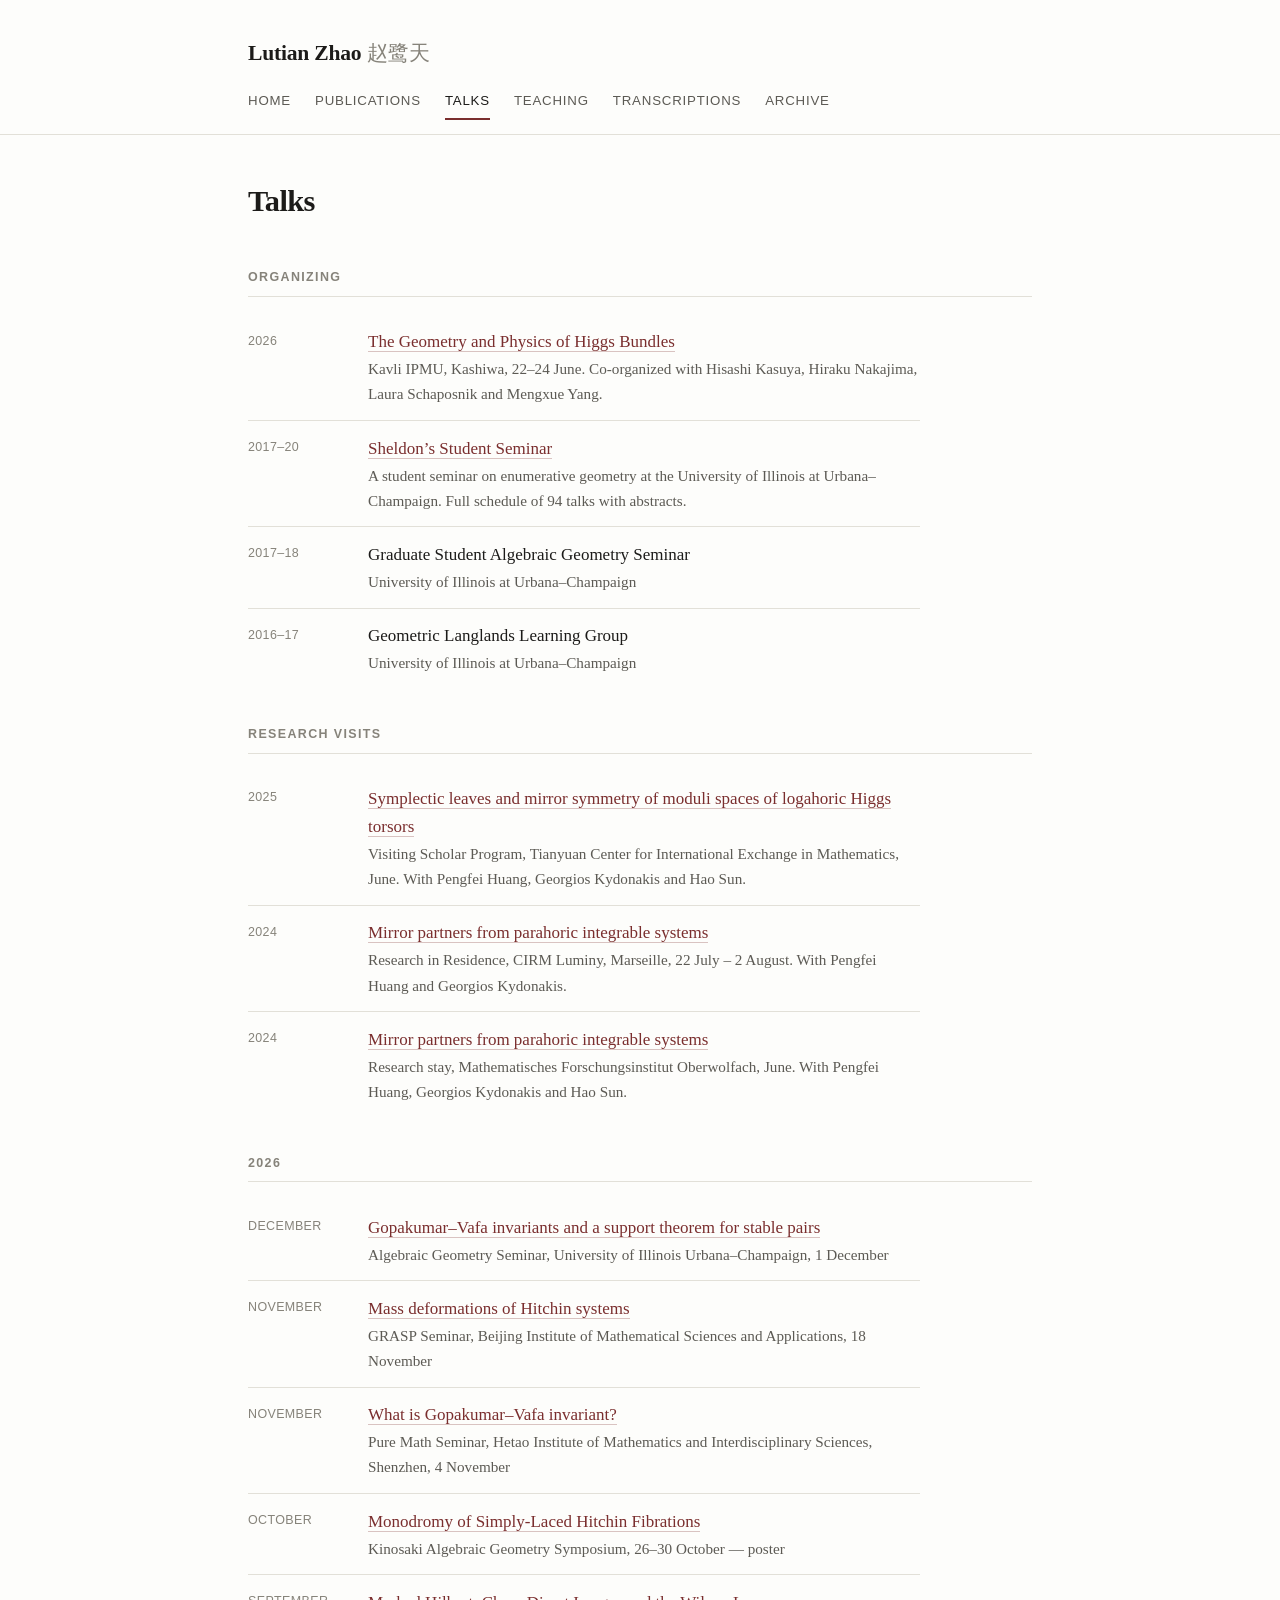
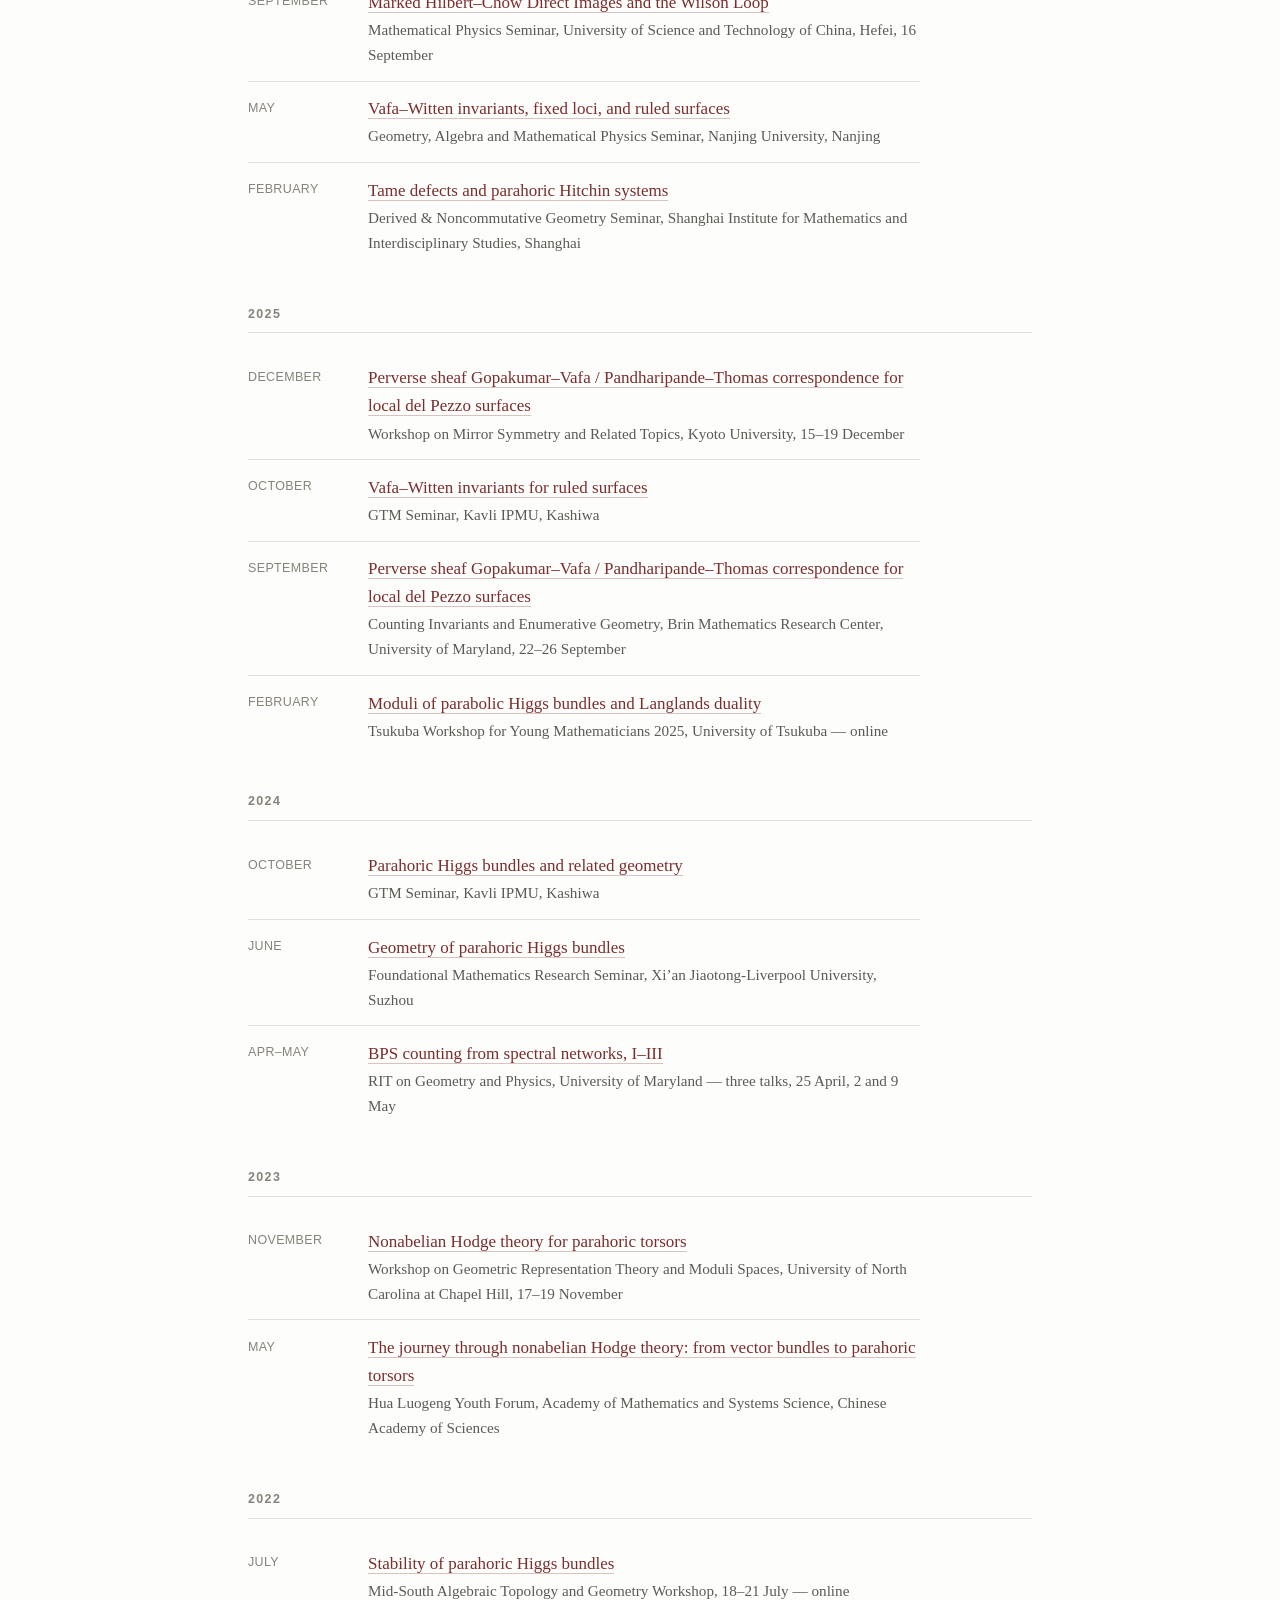
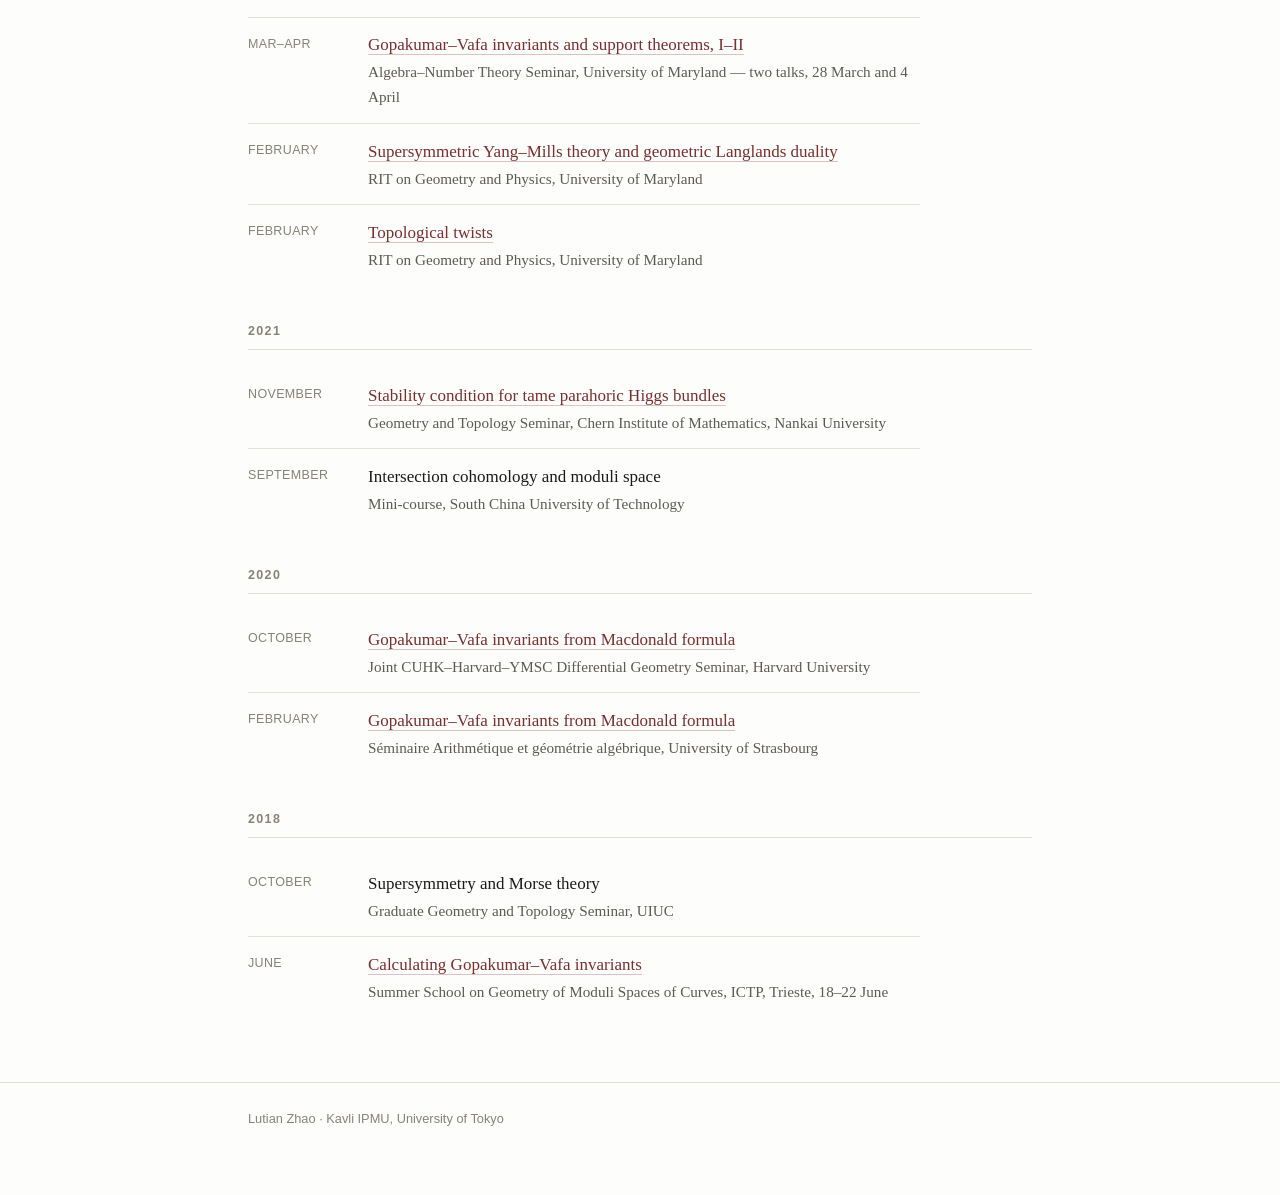
<file: talks.html>
<!DOCTYPE html>
<html lang="en">
<head>
<meta charset="utf-8">
<meta name="viewport" content="width=device-width, initial-scale=1">
<title>Talks — Lutian Zhao</title>
<meta name="description" content="Invited talks, research visits, and conferences and seminars organized by Lutian Zhao.">
<link rel="stylesheet" href="assets/style.css">
</head>
<body>

<header class="site-header">
  <div class="wrap">
    <p class="site-title"><a href="index.html">Lutian Zhao<span class="zh">赵鹭天</span></a></p>
    <nav class="site-nav">
      <a href="index.html">Home</a>
      <a href="publications.html">Publications</a>
      <a href="talks.html" aria-current="page">Talks</a>
      <a href="teaching.html">Teaching</a>
      <a href="transcriptions.html">Transcriptions</a>
      <a href="archive.html">Archive</a>
    </nav>
  </div>
</header>

<main>
  <div class="wrap">

    <h1>Talks</h1>

    <h2>Organizing</h2>
    <ul class="timeline">
      <li>
        <span class="when">2026</span>
        <span class="what">
          <span class="title"><a href="https://indico.ipmu.jp/event/518/">The Geometry and Physics of Higgs Bundles</a></span>
          <span class="where">Kavli IPMU, Kashiwa, 22&ndash;24 June. Co-organized with
            Hisashi Kasuya, Hiraku Nakajima, Laura Schaposnik and Mengxue Yang.</span>
        </span>
      </li>
      <li>
        <span class="when">2017&ndash;20</span>
        <span class="what">
          <span class="title"><a href="seminar.html">Sheldon&rsquo;s Student Seminar</a></span>
          <span class="where">A student seminar on enumerative geometry at the University of
            Illinois at Urbana&ndash;Champaign. Full schedule of 94 talks with abstracts.</span>
        </span>
      </li>
      <li>
        <span class="when">2017&ndash;18</span>
        <span class="what">
          <span class="title">Graduate Student Algebraic Geometry Seminar</span>
          <span class="where">University of Illinois at Urbana&ndash;Champaign</span>
        </span>
      </li>
      <li>
        <span class="when">2016&ndash;17</span>
        <span class="what">
          <span class="title">Geometric Langlands Learning Group</span>
          <span class="where">University of Illinois at Urbana&ndash;Champaign</span>
        </span>
      </li>
    </ul>

    <h2>Research visits</h2>
    <ul class="timeline">
      <li>
        <span class="when">2025</span>
        <span class="what">
          <span class="title"><a href="http://tianyuan.amss.ac.cn/upload/fab78d36-bd52-42eb-84d3-ff99c953bb08/c96fa8a0-9167-4a6b-b15b-549a1494658e.pdf">Symplectic leaves and mirror symmetry of moduli spaces of logahoric Higgs torsors</a></span>
          <span class="where">Visiting Scholar Program, Tianyuan Center for International Exchange
            in Mathematics, June. With Pengfei Huang, Georgios Kydonakis and Hao Sun.</span>
        </span>
      </li>
      <li>
        <span class="when">2024</span>
        <span class="what">
          <span class="title"><a href="https://conferences.cirm-math.fr/3273.html">Mirror partners from parahoric integrable systems</a></span>
          <span class="where">Research in Residence, CIRM Luminy, Marseille,
            22 July &ndash; 2 August. With Pengfei Huang and Georgios Kydonakis.</span>
        </span>
      </li>
      <li>
        <span class="when">2024</span>
        <span class="what">
          <span class="title"><a href="https://opc.mfo.de/person_detail?id=54711">Mirror partners from parahoric integrable systems</a></span>
          <span class="where">Research stay, Mathematisches Forschungsinstitut Oberwolfach,
            June. With Pengfei Huang, Georgios Kydonakis and Hao Sun.</span>
        </span>
      </li>
    </ul>

    <h2>2026</h2>
    <ul class="timeline">
      <li>
        <span class="when">December</span>
        <span class="what">
          <span class="title"><a href="https://calendars.illinois.edu/detail/7671?eventId=33566021">Gopakumar&ndash;Vafa invariants and a support theorem for stable pairs</a></span>
          <span class="where">Algebraic Geometry Seminar,
            University of Illinois Urbana&ndash;Champaign, 1 December</span>
        </span>
      </li>
      <li>
        <span class="when">November</span>
        <span class="what">
          <span class="title"><a href="https://www.bimsa.cn/research_detail/grasp.html">Mass deformations of Hitchin systems</a></span>
          <span class="where">GRASP Seminar,
            Beijing Institute of Mathematical Sciences and Applications, 18 November</span>
        </span>
      </li>
      <li>
        <span class="when">November</span>
        <span class="what">
          <span class="title"><a href="https://en.himis-sz.cn/huiyi_67/176.html">What is Gopakumar&ndash;Vafa invariant?</a></span>
          <span class="where">Pure Math Seminar, Hetao Institute of Mathematics and
            Interdisciplinary Sciences, Shenzhen, 4 November</span>
        </span>
      </li>
      <li>
        <span class="when">October</span>
        <span class="what">
          <span class="title"><a href="https://indico.ipmu.jp/event/517/contributions/9401/">Monodromy of Simply-Laced Hitchin Fibrations</a></span>
          <span class="where">Kinosaki Algebraic Geometry Symposium,
            26&ndash;30 October &mdash; poster</span>
        </span>
      </li>
      <li>
        <span class="when">September</span>
        <span class="what">
          <span class="title"><a href="https://math.ustc.edu.cn/2026/0909/c18822a752763/pagem.htm">Marked Hilbert&ndash;Chow Direct Images and the Wilson Loop</a></span>
          <span class="where">Mathematical Physics Seminar,
            University of Science and Technology of China, Hefei, 16 September</span>
        </span>
      </li>
      <li>
        <span class="when">May</span>
        <span class="what">
          <span class="title"><a href="https://math.nju.edu.cn/xsbg/ywbg/20260513/i388643.html">Vafa&ndash;Witten invariants, fixed loci, and ruled surfaces</a></span>
          <span class="where">Geometry, Algebra and Mathematical Physics Seminar,
            Nanjing University, Nanjing</span>
        </span>
      </li>
      <li>
        <span class="when">February</span>
        <span class="what">
          <span class="title"><a href="https://www.simis.cn/derived-noncommutative-geometry-tame-defects-and-parahoric-hitchin-systems/">Tame defects and parahoric Hitchin systems</a></span>
          <span class="where">Derived &amp; Noncommutative Geometry Seminar,
            Shanghai Institute for Mathematics and Interdisciplinary Studies, Shanghai</span>
        </span>
      </li>
    </ul>

    <h2>2025</h2>
    <ul class="timeline">
      <li>
        <span class="when">December</span>
        <span class="what">
          <span class="title"><a href="https://www.math.kyoto-u.ac.jp/~iritani/mirrorsymmetry2025/Workshop2025.html">Perverse sheaf Gopakumar&ndash;Vafa / Pandharipande&ndash;Thomas correspondence for local del Pezzo surfaces</a></span>
          <span class="where">Workshop on Mirror Symmetry and Related Topics,
            Kyoto University, 15&ndash;19 December</span>
        </span>
      </li>
      <li>
        <span class="when">October</span>
        <span class="what">
          <span class="title"><a href="https://db.ipmu.jp/seminar/?seminar_id=3454">Vafa&ndash;Witten invariants for ruled surfaces</a></span>
          <span class="where">GTM Seminar, Kavli IPMU, Kashiwa</span>
        </span>
      </li>
      <li>
        <span class="when">September</span>
        <span class="what">
          <span class="title"><a href="https://brinmrc.umd.edu/fall25-workshop-cieg-html/">Perverse sheaf Gopakumar&ndash;Vafa / Pandharipande&ndash;Thomas correspondence for local del Pezzo surfaces</a></span>
          <span class="where">Counting Invariants and Enumerative Geometry,
            Brin Mathematics Research Center, University of Maryland, 22&ndash;26 September</span>
        </span>
      </li>
      <li>
        <span class="when">February</span>
        <span class="what">
          <span class="title"><a href="https://sites.google.com/math.tsukuba.ac.jp/workshopyoung2025/">Moduli of parabolic Higgs bundles and Langlands duality</a></span>
          <span class="where">Tsukuba Workshop for Young Mathematicians 2025,
            University of Tsukuba &mdash; online</span>
        </span>
      </li>
    </ul>

    <h2>2024</h2>
    <ul class="timeline">
      <li>
        <span class="when">October</span>
        <span class="what">
          <span class="title"><a href="https://db.ipmu.jp/seminar/?seminar_id=3258">Parahoric Higgs bundles and related geometry</a></span>
          <span class="where">GTM Seminar, Kavli IPMU, Kashiwa</span>
        </span>
      </li>
      <li>
        <span class="when">June</span>
        <span class="what">
          <span class="title"><a href="https://www.xjtlu.edu.cn/en/events/2024/07/foundational-mathematics-research-seminar-geometry-of-parahoric-higgs-bundles">Geometry of parahoric Higgs bundles</a></span>
          <span class="where">Foundational Mathematics Research Seminar,
            Xi&rsquo;an Jiaotong-Liverpool University, Suzhou</span>
        </span>
      </li>
      <li>
        <span class="when">Apr&ndash;May</span>
        <span class="what">
          <span class="title"><a href="https://www-math.umd.edu/research/seminars/rit-on-geometry-and-phsyics.html">BPS counting from spectral networks, I&ndash;III</a></span>
          <span class="where">RIT on Geometry and Physics,
            University of Maryland &mdash; three talks, 25 April, 2 and 9 May</span>
        </span>
      </li>
    </ul>

    <h2>2023</h2>
    <ul class="timeline">
      <li>
        <span class="when">November</span>
        <span class="what">
          <span class="title"><a href="https://tarheels.live/grtm/">Nonabelian Hodge theory for parahoric torsors</a></span>
          <span class="where">Workshop on Geometric Representation Theory and Moduli Spaces,
            University of North Carolina at Chapel Hill, 17&ndash;19 November</span>
        </span>
      </li>
      <li>
        <span class="when">May</span>
        <span class="what">
          <span class="title"><a href="https://amss.cas.cn/mzxsbg/202305/t20230525_6763191.html">The journey through nonabelian Hodge theory: from vector bundles to parahoric torsors</a></span>
          <span class="where">Hua Luogeng Youth Forum, Academy of Mathematics and Systems Science,
            Chinese Academy of Sciences</span>
        </span>
      </li>
    </ul>

    <h2>2022</h2>
    <ul class="timeline">
      <li>
        <span class="when">July</span>
        <span class="what">
          <span class="title"><a href="https://msatg.github.io/msatg2022/">Stability of parahoric Higgs bundles</a></span>
          <span class="where">Mid-South Algebraic Topology and Geometry Workshop,
            18&ndash;21 July &mdash; online</span>
        </span>
      </li>
      <li>
        <span class="when">Mar&ndash;Apr</span>
        <span class="what">
          <span class="title"><a href="https://www-math.umd.edu/seminar-archives/algebra-number-theory-seminar.html">Gopakumar&ndash;Vafa invariants and support theorems, I&ndash;II</a></span>
          <span class="where">Algebra&ndash;Number Theory Seminar,
            University of Maryland &mdash; two talks, 28 March and 4 April</span>
        </span>
      </li>
      <li>
        <span class="when">February</span>
        <span class="what">
          <span class="title"><a href="https://www-math.umd.edu/research/seminars/rit-on-geometry-and-phsyics.html">Supersymmetric Yang&ndash;Mills theory and geometric Langlands duality</a></span>
          <span class="where">RIT on Geometry and Physics, University of Maryland</span>
        </span>
      </li>
      <li>
        <span class="when">February</span>
        <span class="what">
          <span class="title"><a href="https://www-math.umd.edu/research/seminars/rit-on-geometry-and-phsyics.html">Topological twists</a></span>
          <span class="where">RIT on Geometry and Physics, University of Maryland</span>
        </span>
      </li>
    </ul>

    <h2>2021</h2>
    <ul class="timeline">
      <li>
        <span class="when">November</span>
        <span class="what">
          <span class="title"><a href="http://www.cim.nankai.edu.cn/2021/0323/c11453a346350/page.htm">Stability condition for tame parahoric Higgs bundles</a></span>
          <span class="where">Geometry and Topology Seminar,
            Chern Institute of Mathematics, Nankai University</span>
        </span>
      </li>
      <li>
        <span class="when">September</span>
        <span class="what">
          <span class="title">Intersection cohomology and moduli space</span>
          <span class="where">Mini-course, South China University of Technology</span>
        </span>
      </li>
    </ul>

    <h2>2020</h2>
    <ul class="timeline">
      <li>
        <span class="when">October</span>
        <span class="what">
          <span class="title"><a href="https://www.math.harvard.edu/event/the-gopakumar-vafa-invariants-for-local-p2/">Gopakumar&ndash;Vafa invariants from Macdonald formula</a></span>
          <span class="where">Joint CUHK&ndash;Harvard&ndash;YMSC Differential Geometry Seminar, Harvard University</span>
        </span>
      </li>
      <li>
        <span class="when">February</span>
        <span class="what">
          <span class="title"><a href="https://irma.math.unistra.fr/seminaires/seminaire-arithmetique-et-geometrie-algebrique-2020.html">Gopakumar&ndash;Vafa invariants from Macdonald formula</a></span>
          <span class="where">S&eacute;minaire Arithm&eacute;tique et g&eacute;om&eacute;trie alg&eacute;brique, University of Strasbourg</span>
        </span>
      </li>
    </ul>

    <h2>2018</h2>
    <ul class="timeline">
      <li>
        <span class="when">October</span>
        <span class="what">
          <span class="title">Supersymmetry and Morse theory</span>
          <span class="where">Graduate Geometry and Topology Seminar, UIUC</span>
        </span>
      </li>
      <li>
        <span class="when">June</span>
        <span class="what">
          <span class="title"><a href="https://indico.ictp.it/event/8319/timetable/">Calculating Gopakumar&ndash;Vafa invariants</a></span>
          <span class="where">Summer School on Geometry of Moduli Spaces of Curves,
            ICTP, Trieste, 18&ndash;22 June</span>
        </span>
      </li>
    </ul>

    <!-- TO ADD A TALK
         Find the right year heading (or add a new <h2>YEAR</h2> plus its own
         <ul class="timeline"> in the right place), then copy this block:

      <li>
        <span class="when">March</span>
        <span class="what">
          <span class="title">Title of the talk</span>
          <span class="where">Seminar name, Institution, City</span>
        </span>
      </li>

         To link the talk to its seminar page, wrap the title:
           <span class="title"><a href="https://...">Title of the talk</a></span>
    -->

  </div>
</main>

<footer class="site-footer">
  <div class="wrap">
    <p>Lutian Zhao &middot; Kavli IPMU, University of Tokyo</p>
  </div>
</footer>

</body>
</html>
</file>
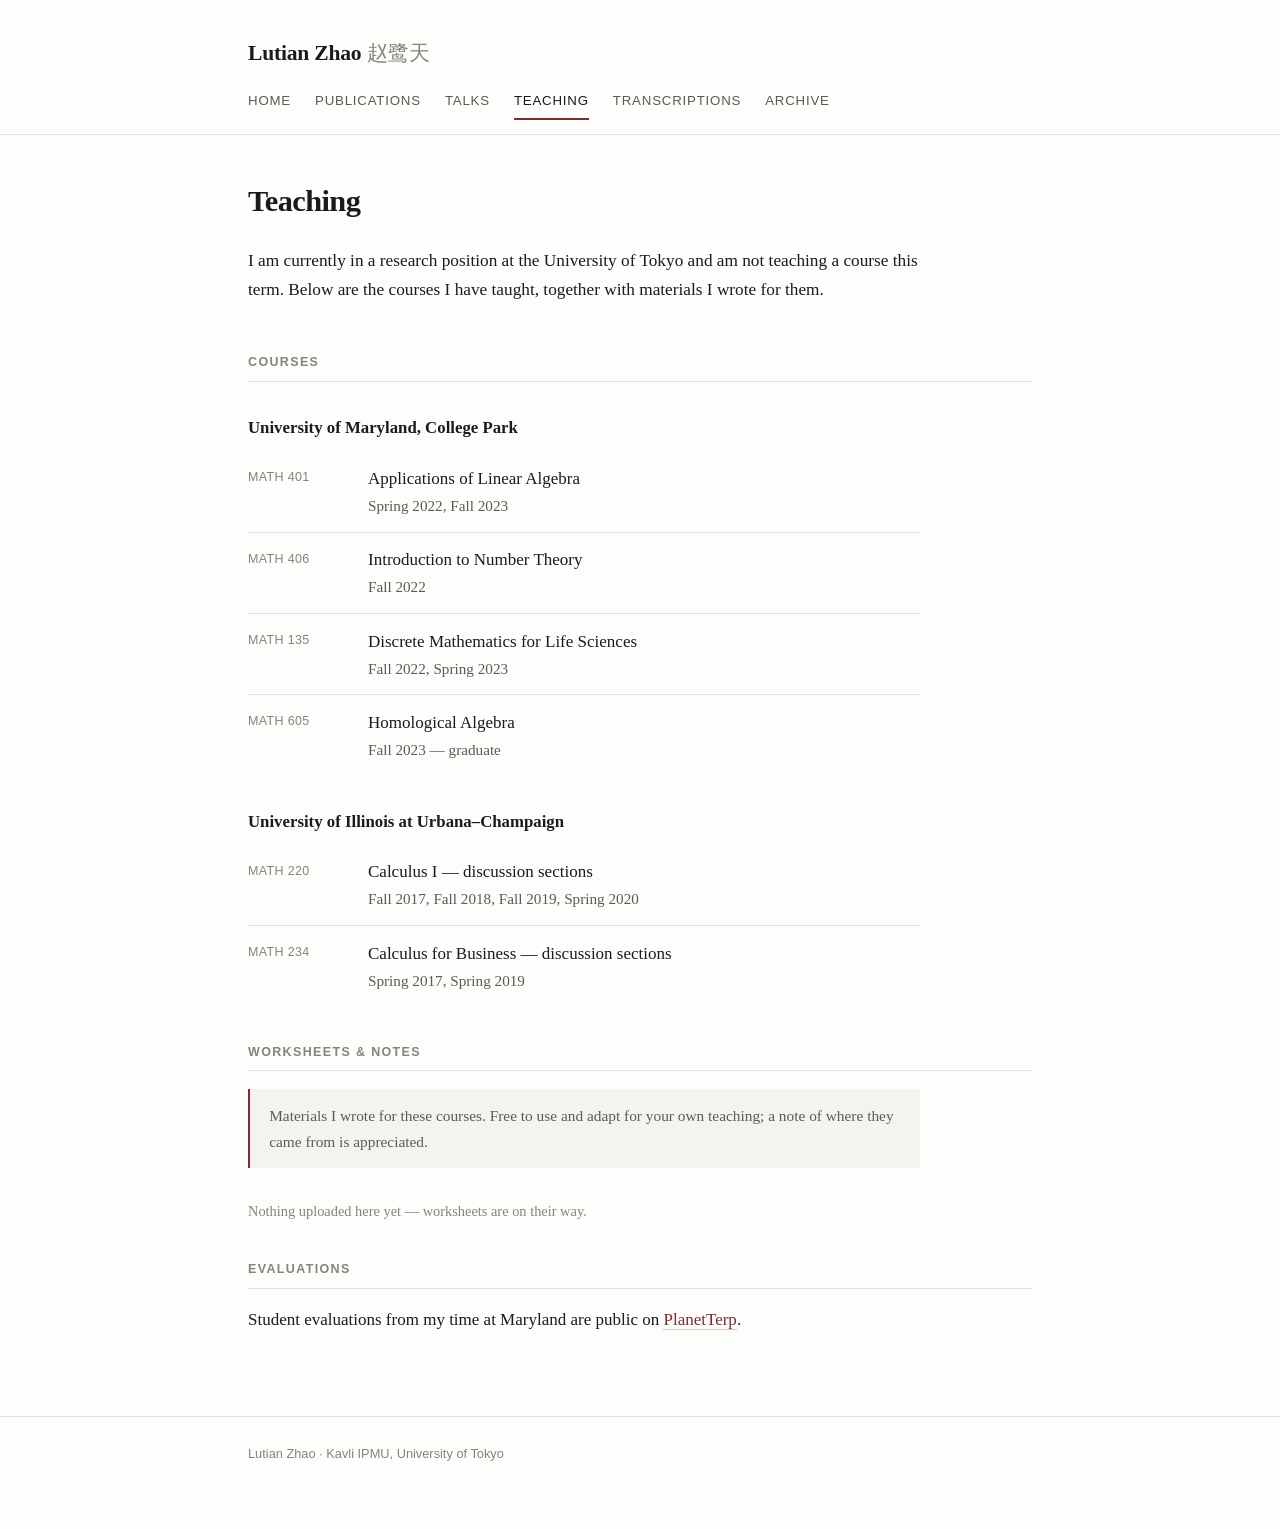
<file: teaching.html>
<!DOCTYPE html>
<html lang="en">
<head>
<meta charset="utf-8">
<meta name="viewport" content="width=device-width, initial-scale=1">
<title>Teaching — Lutian Zhao</title>
<meta name="description" content="Courses taught by Lutian Zhao at the University of Maryland, College Park, and course materials.">
<link rel="stylesheet" href="assets/style.css">
</head>
<body>

<header class="site-header">
  <div class="wrap">
    <p class="site-title"><a href="index.html">Lutian Zhao<span class="zh">赵鹭天</span></a></p>
    <nav class="site-nav">
      <a href="index.html">Home</a>
      <a href="publications.html">Publications</a>
      <a href="talks.html">Talks</a>
      <a href="teaching.html" aria-current="page">Teaching</a>
      <a href="transcriptions.html">Transcriptions</a>
      <a href="archive.html">Archive</a>
    </nav>
  </div>
</header>

<main>
  <div class="wrap">

    <h1>Teaching</h1>
    <p class="lede">
      I am currently in a research position at the University of Tokyo and am not
      teaching a course this term. Below are the courses I have taught, together
      with materials I wrote for them.
    </p>

    <h2>Courses</h2>
    <h3>University of Maryland, College Park</h3>
    <ul class="timeline">
      <li>
        <span class="when">MATH 401</span>
        <span class="what">
          <span class="title">Applications of Linear Algebra</span>
          <span class="where">Spring 2022, Fall 2023</span>
        </span>
      </li>
      <li>
        <span class="when">MATH 406</span>
        <span class="what">
          <span class="title">Introduction to Number Theory</span>
          <span class="where">Fall 2022</span>
        </span>
      </li>
      <li>
        <span class="when">MATH 135</span>
        <span class="what">
          <span class="title">Discrete Mathematics for Life Sciences</span>
          <span class="where">Fall 2022, Spring 2023</span>
        </span>
      </li>
      <li>
        <span class="when">MATH 605</span>
        <span class="what">
          <span class="title">Homological Algebra</span>
          <span class="where">Fall 2023 &mdash; graduate</span>
        </span>
      </li>
    </ul>

    <h3>University of Illinois at Urbana&ndash;Champaign</h3>
    <ul class="timeline">
      <li>
        <span class="when">MATH 220</span>
        <span class="what">
          <span class="title">Calculus I &mdash; discussion sections</span>
          <span class="where">Fall 2017, Fall 2018, Fall 2019, Spring 2020</span>
        </span>
      </li>
      <li>
        <span class="when">MATH 234</span>
        <span class="what">
          <span class="title">Calculus for Business &mdash; discussion sections</span>
          <span class="where">Spring 2017, Spring 2019</span>
        </span>
      </li>
    </ul>

    <h2>Worksheets &amp; notes</h2>
    <div class="note">
      <p>
        Materials I wrote for these courses. Free to use and adapt for your own
        teaching; a note of where they came from is appreciated.
      </p>
    </div>

    <!-- HOW TO ADD A WORKSHEET
         1. Put the PDF in assets/teaching/ — name it without spaces, e.g.
            math406-quadratic-reciprocity.pdf
         2. Copy one <li> block below, edit the course tag, title, link and
            one-line description.
         3. Delete the "nothing here yet" note above the list once you have
            added the first one.
         Group them under an <h3> per course if the list grows long. -->

    <p class="muted small" id="worksheets-empty">
      Nothing uploaded here yet &mdash; worksheets are on their way.
    </p>

    <ul class="timeline" id="worksheets" hidden>
      <li>
        <span class="when">MATH 406</span>
        <span class="what">
          <span class="title"><a href="assets/teaching/example-worksheet.pdf">Title of the worksheet</a></span>
          <span class="where">One line on what it covers or when it was used.</span>
        </span>
      </li>
    </ul>

    <h2>Evaluations</h2>
    <p>
      Student evaluations from my time at Maryland are public on
      <a href="https://planetterp.com/professor/zhao_lutian">PlanetTerp</a>.
    </p>

  </div>
</main>

<footer class="site-footer">
  <div class="wrap">
    <p>Lutian Zhao &middot; Kavli IPMU, University of Tokyo</p>
  </div>
</footer>

</body>
</html>
</file>
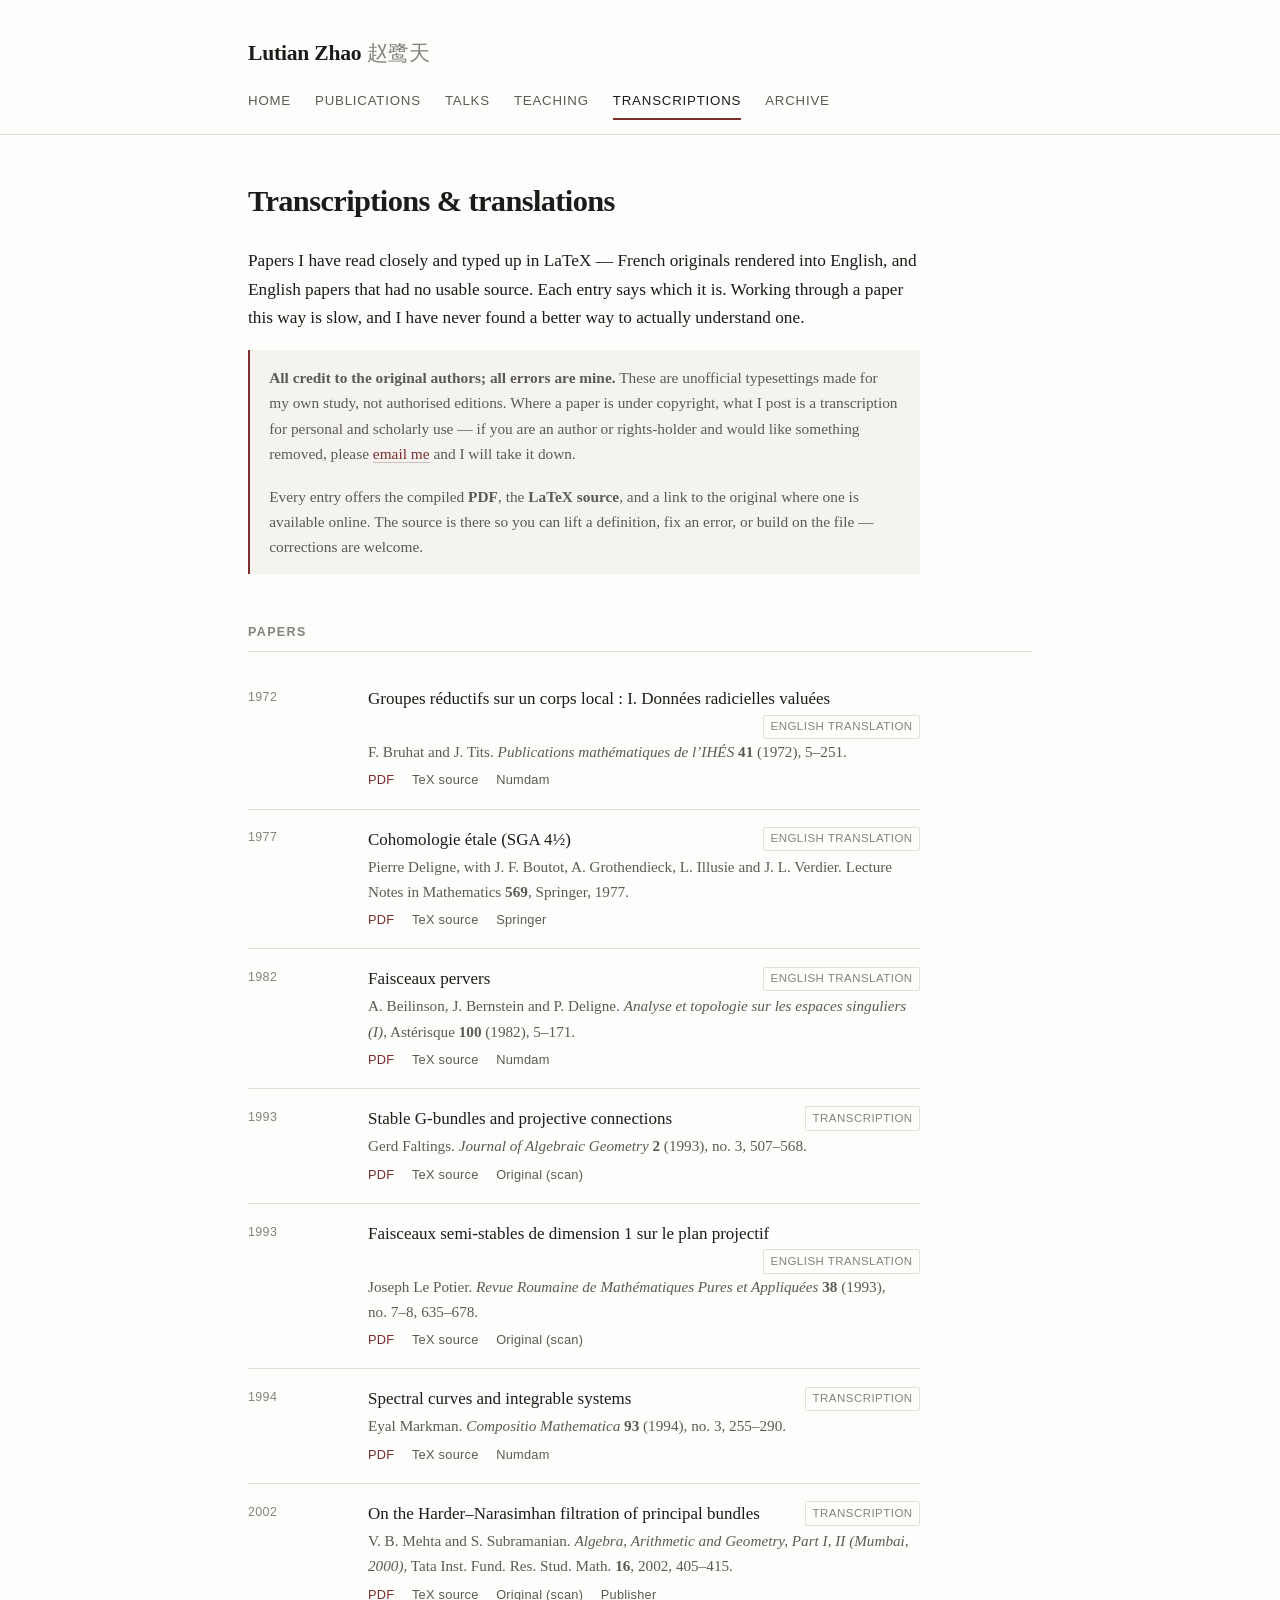
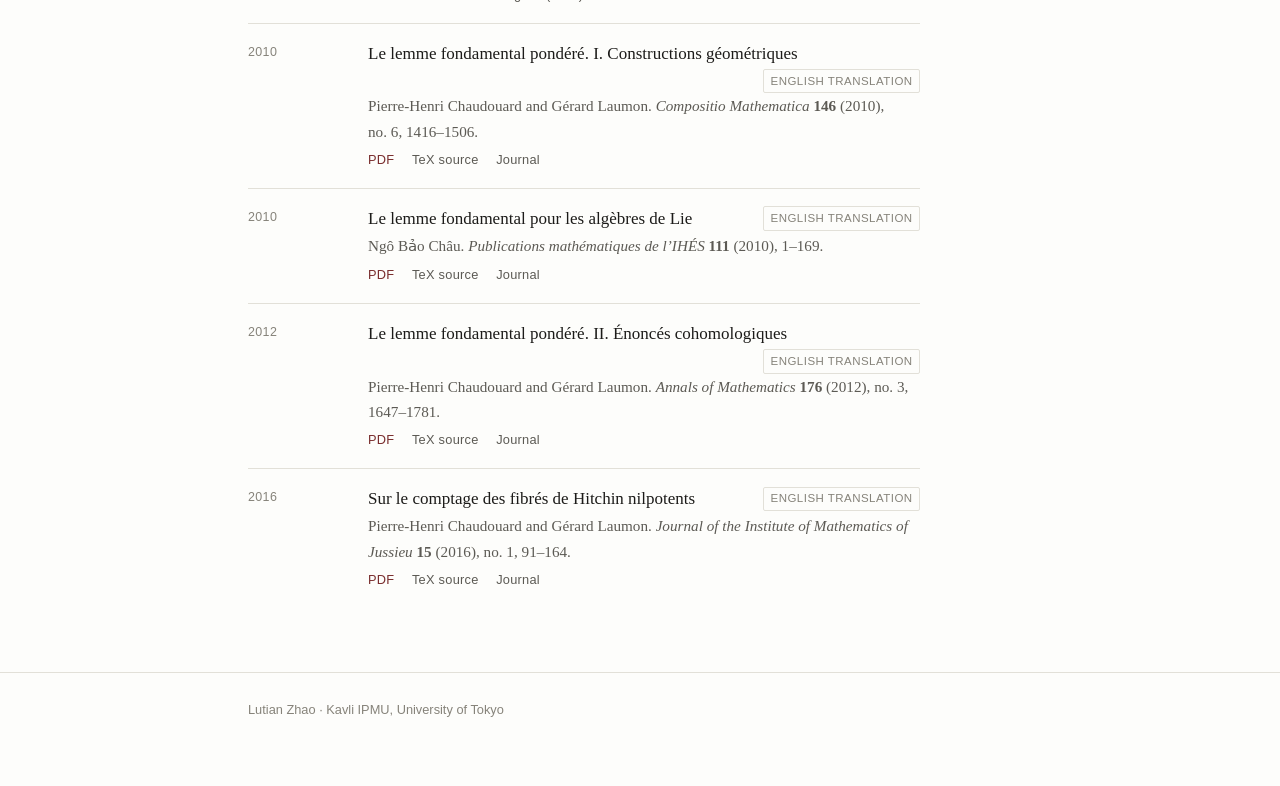
<file: transcriptions.html>
<!DOCTYPE html>
<html lang="en">
<head>
<meta charset="utf-8">
<meta name="viewport" content="width=device-width, initial-scale=1">
<title>Transcriptions — Lutian Zhao</title>
<meta name="description" content="LaTeX transcriptions and translations of mathematical papers, with PDF and source available for each.">
<link rel="stylesheet" href="assets/style.css">
</head>
<body>

<header class="site-header">
  <div class="wrap">
    <p class="site-title"><a href="index.html">Lutian Zhao<span class="zh">赵鹭天</span></a></p>
    <nav class="site-nav">
      <a href="index.html">Home</a>
      <a href="publications.html">Publications</a>
      <a href="talks.html">Talks</a>
      <a href="teaching.html">Teaching</a>
      <a href="transcriptions.html" aria-current="page">Transcriptions</a>
      <a href="archive.html">Archive</a>
    </nav>
  </div>
</header>

<main>
  <div class="wrap">

    <h1>Transcriptions &amp; translations</h1>
    <p class="lede">
      Papers I have read closely and typed up in LaTeX &mdash; French originals
      rendered into English, and English papers that had no usable source.
      Each entry says which it is. Working through a paper this way is slow, and
      I have never found a better way to actually understand one.
    </p>

    <div class="note">
      <p>
        <strong>All credit to the original authors; all errors are mine.</strong>
        These are unofficial typesettings made for my own study, not authorised
        editions. Where a paper is under copyright, what I post is a
        transcription for personal and scholarly use &mdash; if you are an author
        or rights-holder and would like something removed, please
        <a href="index.html">email me</a> and I will take it down.
      </p>
      <p>
        Every entry offers the compiled <strong>PDF</strong>, the
        <strong>LaTeX source</strong>, and a link to the original where one is
        available online. The source is there so you can lift a definition, fix
        an error, or build on the file &mdash; corrections are welcome.
      </p>
    </div>

    <h2>Papers</h2>
    <ul class="timeline files">
      <li>
        <span class="when">1972</span>
        <span class="what">
          <span class="title">Groupes réductifs sur un corps local&nbsp;: I. Données radicielles valuées<span class="tag">English translation</span></span>
          <span class="where">F. Bruhat and J. Tits. <em>Publications mathématiques de l&rsquo;IHÉS</em> <strong>41</strong> (1972), 5&ndash;251.</span>
          <span class="filelinks">
            <a href="assets/transcriptions/bruhat-tits-groupes-reductifs-i.pdf">PDF</a>
            <a href="assets/transcriptions/bruhat-tits-groupes-reductifs-i.tex">TeX source</a>
            <a href="http://www.numdam.org/item/PMIHES_1972__41__5_0/">Numdam</a>
          </span>
        </span>
      </li>
      <li>
        <span class="when">1977</span>
        <span class="what">
          <span class="title">Cohomologie étale (SGA 4½)<span class="tag">English translation</span></span>
          <span class="where">Pierre Deligne, with J. F. Boutot, A. Grothendieck, L. Illusie and J. L. Verdier. Lecture Notes in Mathematics <strong>569</strong>, Springer, 1977.</span>
          <span class="filelinks">
            <a href="assets/transcriptions/sga4-half.pdf">PDF</a>
            <a href="assets/transcriptions/sga4-half.tex">TeX source</a>
            <a href="https://doi.org/10.1007/BFb0091516">Springer</a>
          </span>
        </span>
      </li>
      <li>
        <span class="when">1982</span>
        <span class="what">
          <span class="title">Faisceaux pervers<span class="tag">English translation</span></span>
          <span class="where">A. Beilinson, J. Bernstein and P. Deligne. <em>Analyse et topologie sur les espaces singuliers (I)</em>, Astérisque <strong>100</strong> (1982), 5&ndash;171.</span>
          <span class="filelinks">
            <a href="assets/transcriptions/bbd-faisceaux-pervers.pdf">PDF</a>
            <a href="assets/transcriptions/bbd-faisceaux-pervers.tex">TeX source</a>
            <a href="http://www.numdam.org/item/AST_1982__100__1_0/">Numdam</a>
          </span>
        </span>
      </li>
      <li>
        <span class="when">1993</span>
        <span class="what">
          <span class="title">Stable G-bundles and projective connections<span class="tag">Transcription</span></span>
          <span class="where">Gerd Faltings. <em>Journal of Algebraic Geometry</em> <strong>2</strong> (1993), no.&nbsp;3, 507&ndash;568.</span>
          <span class="filelinks">
            <a href="assets/transcriptions/faltings-stable-g-bundles.pdf">PDF</a>
            <a href="assets/transcriptions/faltings-stable-g-bundles.tex">TeX source</a>
            <a href="assets/transcriptions/faltings-stable-g-bundles-scan.pdf">Original (scan)</a>
          </span>
        </span>
      </li>
      <li>
        <span class="when">1993</span>
        <span class="what">
          <span class="title">Faisceaux semi-stables de dimension 1 sur le plan projectif<span class="tag">English translation</span></span>
          <span class="where">Joseph Le Potier. <em>Revue Roumaine de Mathématiques Pures et Appliquées</em> <strong>38</strong> (1993), no.&nbsp;7&ndash;8, 635&ndash;678.</span>
          <span class="filelinks">
            <a href="assets/transcriptions/le-potier-faisceaux-semi-stables.pdf">PDF</a>
            <a href="assets/transcriptions/le-potier-faisceaux-semi-stables.tex">TeX source</a>
            <a href="assets/transcriptions/le-potier-faisceaux-semi-stables-scan.pdf">Original (scan)</a>
          </span>
        </span>
      </li>
      <li>
        <span class="when">1994</span>
        <span class="what">
          <span class="title">Spectral curves and integrable systems<span class="tag">Transcription</span></span>
          <span class="where">Eyal Markman. <em>Compositio Mathematica</em>
            <strong>93</strong> (1994), no.&nbsp;3, 255&ndash;290.</span>
          <span class="filelinks">
            <a href="assets/transcriptions/markman-spectral-curves.pdf">PDF</a>
            <a href="assets/transcriptions/markman-spectral-curves.tex">TeX source</a>
            <a href="http://www.numdam.org/item/CM_1994__93_3_255_0/">Numdam</a>
          </span>
        </span>
      </li>
      <li>
        <span class="when">2002</span>
        <span class="what">
          <span class="title">On the Harder&ndash;Narasimhan filtration of principal bundles<span class="tag">Transcription</span></span>
          <span class="where">V. B. Mehta and S. Subramanian. <em>Algebra, Arithmetic and Geometry, Part I, II (Mumbai, 2000)</em>, Tata Inst. Fund. Res. Stud. Math. <strong>16</strong>, 2002, 405&ndash;415.</span>
          <span class="filelinks">
            <a href="assets/transcriptions/mehta-subramanian-harder-narasimhan.pdf">PDF</a>
            <a href="assets/transcriptions/mehta-subramanian-harder-narasimhan.tex">TeX source</a>
            <a href="assets/transcriptions/mehta-subramanian-harder-narasimhan-scan.pdf">Original (scan)</a>
            <a href="https://bookstore.ams.org/tifr-5">Publisher</a>
          </span>
        </span>
      </li>
      <li>
        <span class="when">2010</span>
        <span class="what">
          <span class="title">Le lemme fondamental pondéré. I. Constructions géométriques<span class="tag">English translation</span></span>
          <span class="where">Pierre-Henri Chaudouard and Gérard Laumon. <em>Compositio Mathematica</em> <strong>146</strong> (2010), no.&nbsp;6, 1416&ndash;1506.</span>
          <span class="filelinks">
            <a href="assets/transcriptions/chaudouard-laumon-lfp-i.pdf">PDF</a>
            <a href="assets/transcriptions/chaudouard-laumon-lfp-i.tex">TeX source</a>
            <a href="https://doi.org/10.1112/S0010437X10004756">Journal</a>
          </span>
        </span>
      </li>
      <li>
        <span class="when">2010</span>
        <span class="what">
          <span class="title">Le lemme fondamental pour les algèbres de Lie<span class="tag">English translation</span></span>
          <span class="where">Ngô Bảo Châu. <em>Publications mathématiques de l&rsquo;IHÉS</em> <strong>111</strong> (2010), 1&ndash;169.</span>
          <span class="filelinks">
            <a href="assets/transcriptions/ngo-lemme-fondamental.pdf">PDF</a>
            <a href="assets/transcriptions/ngo-lemme-fondamental.tex">TeX source</a>
            <a href="https://doi.org/10.1007/s10240-010-0026-7">Journal</a>
          </span>
        </span>
      </li>
      <li>
        <span class="when">2012</span>
        <span class="what">
          <span class="title">Le lemme fondamental pondéré. II. Énoncés cohomologiques<span class="tag">English translation</span></span>
          <span class="where">Pierre-Henri Chaudouard and Gérard Laumon. <em>Annals of Mathematics</em> <strong>176</strong> (2012), no.&nbsp;3, 1647&ndash;1781.</span>
          <span class="filelinks">
            <a href="assets/transcriptions/chaudouard-laumon-lfp-ii.pdf">PDF</a>
            <a href="assets/transcriptions/chaudouard-laumon-lfp-ii.tex">TeX source</a>
            <a href="https://doi.org/10.4007/annals.2012.176.3.6">Journal</a>
          </span>
        </span>
      </li>
      <li>
        <span class="when">2016</span>
        <span class="what">
          <span class="title">Sur le comptage des fibrés de Hitchin nilpotents<span class="tag">English translation</span></span>
          <span class="where">Pierre-Henri Chaudouard and Gérard Laumon. <em>Journal of the Institute of Mathematics of Jussieu</em> <strong>15</strong> (2016), no.&nbsp;1, 91&ndash;164.</span>
          <span class="filelinks">
            <a href="assets/transcriptions/chaudouard-laumon-hitchin-nilpotents.pdf">PDF</a>
            <a href="assets/transcriptions/chaudouard-laumon-hitchin-nilpotents.tex">TeX source</a>
            <a href="https://doi.org/10.1017/S1474748014000292">Journal</a>
          </span>
        </span>
      </li>
    </ul>

    <!-- ─────────────────────────────────────────────────────────────────────
         TO ADD A PAPER

         1. Put both files in assets/transcriptions/ using the same slug:
              chaudouard-laumon-lfp-i.pdf   and   chaudouard-laumon-lfp-i.tex
            (If the source is several files, zip it and upload slug.zip, then
             change the second link's text to "Source (zip)".)

         2. Copy this block into the list above, in date order — the list runs
            oldest first, so a foundational paper sits at the top and the recent
            work follows from it.

      <li>
        <span class="when">1998</span>
        <span class="what">
          <span class="title">Title of the paper</span>
          <span class="where">Author Name. <em>Journal</em> <strong>12</strong> (1998), 1&ndash;40.</span>
          <span class="filelinks">
            <a href="assets/transcriptions/slug.pdf">PDF</a>
            <a href="assets/transcriptions/slug.tex">TeX source</a>
            <a href="https://doi.org/...">Journal</a>
          </span>
        </span>
      </li>

         Every entry carries a tag saying what it is. Put it INSIDE the title
         span, at the end — the CSS floats it to the right edge of the row:
             <span class="title">Title<span class="tag">English translation</span></span>
             <span class="title">Title<span class="tag">Transcription</span></span>

         Three entries carry an extra "Original (scan)" link at
         assets/transcriptions/<slug>-scan.pdf, for a scan of the printed paper:
         Faltings, Le Potier and Mehta-Subramanian. Those three have no article-level
         copy online anywhere — Rev. Roumaine has no digitised back-file before 2007,
         J. Algebraic Geom. is only online from 2002, and the Mumbai proceedings has
         no article-level link — so your scan is the accessible copy.
         ───────────────────────────────────────────────────────────────────── -->

  </div>
</main>

<footer class="site-footer">
  <div class="wrap">
    <p>Lutian Zhao &middot; Kavli IPMU, University of Tokyo</p>
  </div>
</footer>

</body>
</html>
</file>
<file: assets/style.css>
/* ---------------------------------------------------------------
   Lutian Zhao — personal academic site
   Single stylesheet. No build step, no dependencies.
   --------------------------------------------------------------- */

:root {
  --bg:        #fdfdfb;
  --bg-soft:   #f4f3ef;
  --rule:      #e2e0d8;
  --text:      #1c1b19;
  --text-soft: #5c5a54;
  --text-mute: #86837a;
  --accent:    #7a2e2e;
  --accent-soft: #a84a4a;

  --serif: "Iowan Old Style", "Palatino Linotype", Palatino, "Book Antiqua",
           Georgia, "Times New Roman", serif;
  --sans:  ui-sans-serif, -apple-system, BlinkMacSystemFont, "Segoe UI",
           Roboto, "Helvetica Neue", Arial, sans-serif;
  --mono:  ui-monospace, SFMono-Regular, "SF Mono", Menlo, Consolas, monospace;

  --measure: 42rem;
  --wide:    52rem;
}

@media (prefers-color-scheme: dark) {
  :root {
    --bg:        #16151a;
    --bg-soft:   #1e1d23;
    --rule:      #302e38;
    --text:      #e8e6e1;
    --text-soft: #b3b0a9;
    --text-mute: #86837c;
    --accent:    #d99a9a;
    --accent-soft: #e8b8b8;
  }
}

*, *::before, *::after { box-sizing: border-box; }

html { -webkit-text-size-adjust: 100%; }

body {
  margin: 0;
  background: var(--bg);
  color: var(--text);
  font-family: var(--serif);
  font-size: 17px;
  line-height: 1.65;
  -webkit-font-smoothing: antialiased;
  text-rendering: optimizeLegibility;
}

.wrap {
  max-width: var(--wide);
  margin: 0 auto;
  padding: 0 1.5rem;
}

/* ---------- header / nav ---------- */

.site-header {
  border-bottom: 1px solid var(--rule);
  padding: 2.25rem 0 0;
}

.site-title {
  font-size: 1.35rem;
  font-weight: 600;
  letter-spacing: -0.01em;
  margin: 0;
}

.site-title a { color: var(--text); text-decoration: none; border-bottom: none; }
.site-title a:hover { color: var(--accent); }

.site-title .zh {
  font-weight: 400;
  color: var(--text-mute);
  font-size: 0.95em;
  margin-left: 0.35rem;
}

.site-nav {
  display: flex;
  flex-wrap: wrap;
  gap: 1.5rem;
  margin-top: 1.15rem;
  padding-bottom: 0.9rem;
  font-family: var(--sans);
  font-size: 0.83rem;
  letter-spacing: 0.06em;
  text-transform: uppercase;
}

.site-nav a {
  color: var(--text-soft);
  text-decoration: none;
  padding-bottom: 0.35rem;
  border-bottom: 2px solid transparent;
  transition: color 0.15s, border-color 0.15s;
}

.site-nav a:hover { color: var(--text); }

.site-nav a[aria-current="page"] {
  color: var(--text);
  border-bottom-color: var(--accent);
}

/* ---------- page body ---------- */

main { padding: 3rem 0 4rem; }

h1 {
  font-size: 1.9rem;
  font-weight: 600;
  letter-spacing: -0.02em;
  line-height: 1.2;
  margin: 0 0 1.75rem;
}

h2 {
  font-family: var(--sans);
  font-size: 0.78rem;
  font-weight: 600;
  letter-spacing: 0.11em;
  text-transform: uppercase;
  color: var(--text-mute);
  margin: 3rem 0 1.1rem;
  padding-bottom: 0.5rem;
  border-bottom: 1px solid var(--rule);
}

/* first section under the page intro keeps a normal rhythm; only the
   seminar page overrides it, since its filter bar already adds space. */

h3 {
  font-size: 1.05rem;
  font-weight: 600;
  margin: 2rem 0 0.6rem;
}

p { margin: 0 0 1.1rem; max-width: var(--measure); }

a { color: var(--accent); text-decoration: none; border-bottom: 1px solid rgba(122,46,46,0.28); }
a:hover { color: var(--accent-soft); border-bottom-color: currentColor; }

@media (prefers-color-scheme: dark) {
  a { border-bottom-color: rgba(217,154,154,0.3); }
}

/* ---------- intro block ---------- */

.lede { font-size: 1.08rem; }

.intro { display: flex; gap: 2.5rem; align-items: flex-start; margin-bottom: 1rem; }
.intro-text { flex: 1 1 auto; min-width: 0; }

.portrait {
  flex: 0 0 auto;
  width: 168px;
  border-radius: 3px;
  border: 1px solid var(--rule);
}

@media (max-width: 640px) {
  .intro { flex-direction: column-reverse; gap: 1.5rem; }
  .portrait { width: 130px; }
}

/* ---------- key/value contact rows ---------- */

.facts {
  margin: 0 0 1.5rem;
  font-family: var(--sans);
  font-size: 0.92rem;
}

.facts div {
  display: flex;
  gap: 0.9rem;
  padding: 0.42rem 0;
  border-bottom: 1px solid var(--rule);
}

.facts dt {
  flex: 0 0 6.5rem;
  color: var(--text-mute);
  font-size: 0.8rem;
  letter-spacing: 0.05em;
  text-transform: uppercase;
  padding-top: 0.12em;
}

.facts dd { margin: 0; flex: 1 1 auto; min-width: 0; }

/* ---------- publication / talk lists ---------- */

ol.pubs, ul.plain {
  list-style: none;
  margin: 0;
  padding: 0;
}

ol.pubs { counter-reset: pub; }

ol.pubs > li {
  counter-increment: pub;
  position: relative;
  padding: 0 0 1.35rem 2.4rem;
  margin-bottom: 1.35rem;
  border-bottom: 1px solid var(--rule);
  max-width: var(--measure);
}

ol.pubs > li:last-child { border-bottom: none; margin-bottom: 0; }

ol.pubs > li::before {
  content: counter(pub) ".";
  position: absolute;
  left: 0;
  top: 0;
  font-family: var(--sans);
  font-size: 0.82rem;
  color: var(--text-mute);
  padding-top: 0.28em;
}

.pub-title { font-weight: 600; display: block; margin-bottom: 0.2rem; }
.pub-meta  { color: var(--text-soft); font-size: 0.95rem; display: block; }

.pub-links {
  font-family: var(--sans);
  font-size: 0.82rem;
  margin-top: 0.45rem;
  display: flex;
  gap: 1rem;
  flex-wrap: wrap;
}

/* ---------- talks: dated rows ---------- */

.timeline { margin: 0; padding: 0; list-style: none; max-width: var(--measure); }

.timeline li {
  display: flex;
  gap: 1.5rem;
  padding: 0.85rem 0;
  border-bottom: 1px solid var(--rule);
}

.timeline li:last-child { border-bottom: none; }

.timeline .when {
  flex: 0 0 4.5rem;
  font-family: var(--mono);
  font-size: 0.85rem;
  color: var(--text-mute);
  padding-top: 0.2em;
}

.timeline .what { flex: 1 1 auto; min-width: 0; }
.timeline .what .title { display: block; }
.timeline .what .where { display: block; color: var(--text-soft); font-size: 0.95rem; }

@media (max-width: 560px) {
  .timeline li { flex-direction: column; gap: 0.2rem; }
  .timeline .when { flex: none; }
}

/* ---------- callout ---------- */

.note {
  background: var(--bg-soft);
  border-left: 2px solid var(--accent);
  padding: 0.9rem 1.2rem;
  margin: 0 0 2rem;
  max-width: var(--measure);
  font-size: 0.96rem;
  color: var(--text-soft);
}

.note p:last-child { margin-bottom: 0; }

/* ---------- footer ---------- */

.site-footer {
  border-top: 1px solid var(--rule);
  padding: 1.6rem 0 3rem;
  font-family: var(--sans);
  font-size: 0.8rem;
  color: var(--text-mute);
}

.site-footer a { color: var(--text-mute); border-bottom-color: var(--rule); }
.site-footer a:hover { color: var(--accent); }

/* ---------- utility ---------- */

.muted { color: var(--text-mute); }
.sans  { font-family: var(--sans); }
.small { font-size: 0.9rem; }

/* ---------- portrait / intro refinements ---------- */

/* The intro is a two-column block: text + contact table on the left,
   portrait on the right. Pairing the photo with the contact table (rather
   than the two short paragraphs alone) gives the column enough height to
   sit level with the image, which is what stops the photo leaving a hole. */
.intro {
  align-items: start;
  gap: 3rem;
  margin-bottom: 0.5rem;
}

.seminar-tools + h2 { margin-top: 1.6rem; }

.intro .facts { margin-bottom: 0; }
.intro .facts dt { flex-basis: 5.8rem; }

.portrait-fig {
  flex: 0 0 auto;
  width: 200px;
  position: sticky;
  top: 1.5rem;
  margin: 0;
  text-align: center;
}

.portrait-fig img {
  display: block;
  width: 100%;
  /* height:auto is required so aspect-ratio wins over the width/height
     attributes on the <img> (those attributes only reserve layout space). */
  height: auto;
  aspect-ratio: 1 / 1;
  object-fit: cover;
  object-position: center 22%;
  border-radius: 2px;
  border: 1px solid var(--rule);
  filter: saturate(0.94);
}

.portrait-fig figcaption {
  font-family: var(--sans);
  font-size: 0.74rem;
  letter-spacing: 0.04em;
  color: var(--text-mute);
  margin-top: 0.55rem;
  line-height: 1.4;
}

/* The h1 sits flush with the top of the photo. */
.intro h1 { margin-top: -0.28rem; }

@media (max-width: 720px) {
  .intro { flex-direction: row; gap: 1.4rem; }
  .portrait-fig { width: 118px; }
  .portrait-fig figcaption { display: none; }
  .intro h1 { font-size: 1.6rem; }
}

@media (max-width: 460px) {
  .intro { flex-direction: column-reverse; }
  .portrait-fig { width: 132px; }
}

/* ---------- seminar page ---------- */

.seminar-tools {
  display: flex;
  gap: 0.7rem;
  align-items: center;
  flex-wrap: wrap;
  margin: 2rem 0 0.5rem;
  max-width: var(--measure);
}

#seminar-filter {
  flex: 1 1 16rem;
  min-width: 0;
  font-family: var(--sans);
  font-size: 0.9rem;
  padding: 0.5rem 0.75rem;
  color: var(--text);
  background: var(--bg);
  border: 1px solid var(--rule);
  border-radius: 3px;
}

#seminar-filter:focus {
  outline: none;
  border-color: var(--accent);
}

.btn {
  font-family: var(--sans);
  font-size: 0.8rem;
  letter-spacing: 0.04em;
  padding: 0.5rem 0.85rem;
  color: var(--text-soft);
  background: var(--bg-soft);
  border: 1px solid var(--rule);
  border-radius: 3px;
  cursor: pointer;
}

.btn:hover { color: var(--text); border-color: var(--text-mute); }

.filter-count {
  font-family: var(--sans);
  font-size: 0.8rem;
  color: var(--text-mute);
}

h2 .count {
  float: right;
  font-weight: 400;
  letter-spacing: 0.04em;
  text-transform: none;
  color: var(--text-mute);
}

ul.seminar {
  list-style: none;
  margin: 0;
  padding: 0;
  max-width: var(--measure);
}

ul.seminar > li { border-bottom: 1px solid var(--rule); }
ul.seminar > li:last-child { border-bottom: none; }

ul.seminar summary,
ul.seminar .sem-head {
  display: flex;
  gap: 1.25rem;
  padding: 0.7rem 0;
  align-items: baseline;
}

ul.seminar summary {
  cursor: pointer;
  list-style: none;
  position: relative;
}

ul.seminar summary::-webkit-details-marker { display: none; }

ul.seminar summary:hover .sem-title { color: var(--accent); }

.sem-date {
  flex: 0 0 4.6rem;
  font-family: var(--mono);
  font-size: 0.8rem;
  color: var(--text-mute);
}

.sem-main { flex: 1 1 auto; min-width: 0; }
.sem-title { display: block; }
.sem-speaker {
  display: block;
  font-size: 0.9rem;
  color: var(--text-soft);
}

/* the disclosure caret */
ul.seminar summary .sem-main::after {
  content: "+";
  position: absolute;
  right: 0;
  top: 0.72rem;
  font-family: var(--sans);
  font-size: 0.95rem;
  color: var(--text-mute);
  line-height: 1;
}

ul.seminar details[open] summary .sem-main::after { content: "\2212"; }

ul.seminar summary { padding-right: 1.4rem; }

.sem-body {
  padding: 0 0 1.1rem 5.85rem;
  max-width: 40rem;
}

.sem-abstract {
  margin: 0 0 0.7rem;
  font-size: 0.95rem;
  color: var(--text-soft);
  max-width: none;
}

.sem-refs {
  display: flex;
  gap: 1rem;
  flex-wrap: wrap;
  font-family: var(--sans);
  font-size: 0.8rem;
}

ul.seminar li.no-detail .sem-title { color: var(--text-soft); }

@media (max-width: 560px) {
  ul.seminar summary,
  ul.seminar .sem-head { flex-direction: column; gap: 0.15rem; }
  .sem-date { flex: none; }
  .sem-body { padding-left: 0; }
  h2 .count { float: none; display: block; }
}

/* ---------- publication link row ---------- */

.pub-links a {
  border-bottom-color: transparent;
  padding-bottom: 1px;
}
.pub-links a:hover { border-bottom-color: currentColor; }

/* the journal link reads as the secondary of the pair */
.pub-links a:not([href*="arxiv.org"]) { color: var(--text-soft); }
.pub-links a:not([href*="arxiv.org"]):hover { color: var(--accent); }

/* one-line summary under a publication title */
.pub-desc {
  display: block;
  margin: 0.45rem 0 0.15rem;
  font-size: 0.95rem;
  line-height: 1.55;
  color: var(--text-soft);
}

.pub-desc + .pub-meta {
  font-size: 0.88rem;
  color: var(--text-mute);
}

/* year headings on the talks page sit tighter than section headings */
.timeline + h2 { margin-top: 2.2rem; }

/* month labels are words, not dates — give them the sans face */
.timeline .when {
  font-family: var(--sans);
  font-size: 0.78rem;
  letter-spacing: 0.03em;
  text-transform: uppercase;
  /* wide enough for SEPTEMBER so every row's title starts on the same line */
  flex: 0 0 6rem;
}

/* ---------- file links (transcriptions page) ---------- */

.filelinks {
  display: flex;
  gap: 1.1rem;
  flex-wrap: wrap;
  margin-top: 0.35rem;
  font-family: var(--sans);
  font-size: 0.8rem;
  letter-spacing: 0.02em;
}

.filelinks a {
  border-bottom-color: transparent;
  padding-bottom: 1px;
}
.filelinks a:hover { border-bottom-color: currentColor; }

/* the entry's own PDF leads; every link after it is quieter. Keyed on position
   rather than file extension, so a second PDF (a scan of the original) stays
   secondary instead of competing with the transcription itself. */
.filelinks a { color: var(--text-soft); }
.filelinks a:hover { color: var(--accent); }
.filelinks a:first-child { color: var(--accent); }

.timeline.files li { padding: 1rem 0; }
.timeline.files .when { padding-top: 0.15em; }

/* small tag, e.g. "English translation" on the transcriptions page.
   Inside a .title it floats to the right edge, so every tag in the list lines
   up on a common margin instead of trailing titles of differing lengths.
   display:flow-root makes the title box contain the float — without it the tag
   is taller than a single line of text and spills onto the citation below. */
.timeline.files .title { display: flow-root; }
.title .tag { float: right; margin-left: 1.25rem; margin-top: 0.1em; }

.tag {
  display: inline-block;
  margin-left: 0.5rem;
  font-family: var(--sans);
  font-size: 0.72rem;
  letter-spacing: 0.04em;
  text-transform: uppercase;
  color: var(--text-mute);
  border: 1px solid var(--rule);
  border-radius: 2px;
  padding: 0.1rem 0.4rem;
  vertical-align: 0.15em;
  white-space: nowrap;
}
</file>
